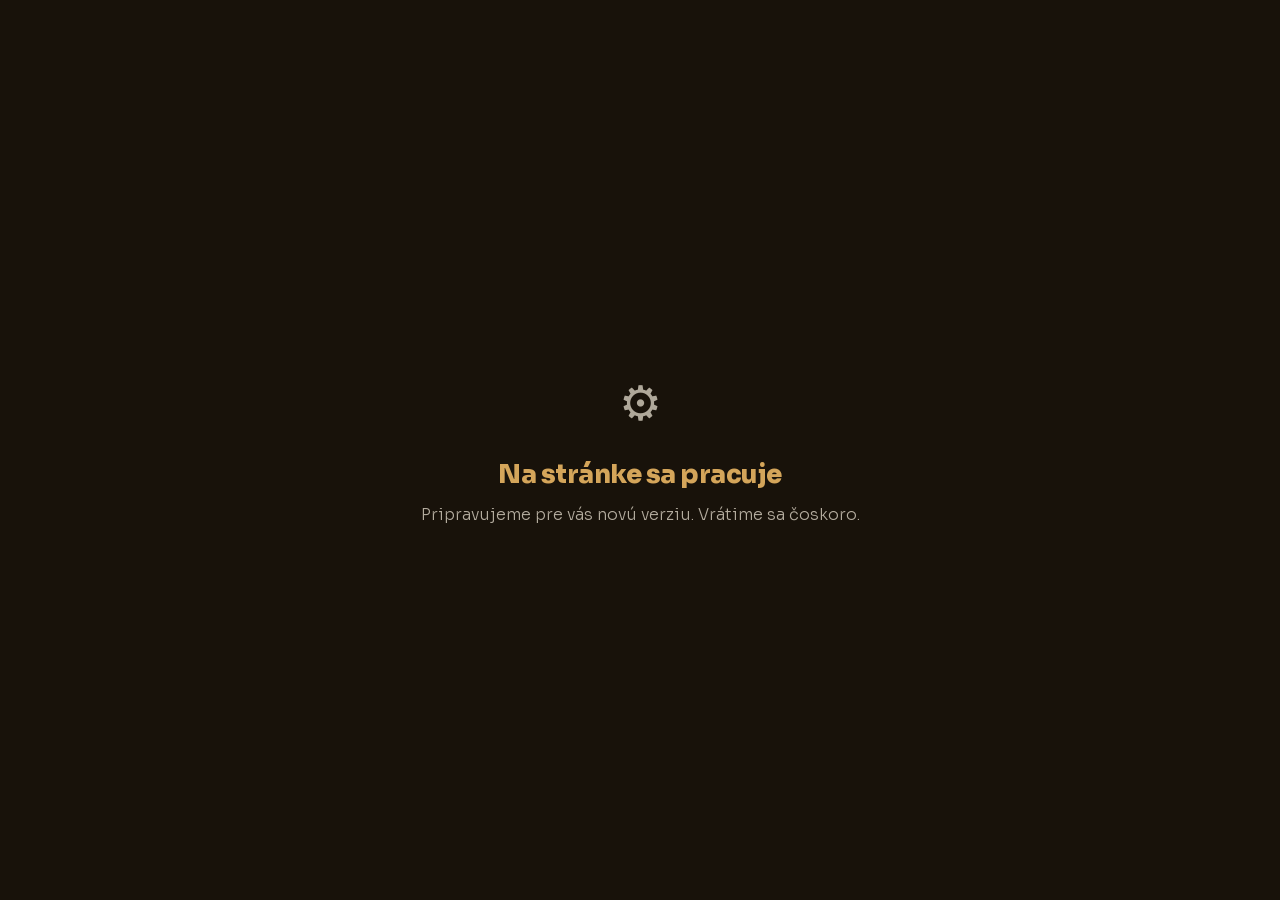
<file: index.html>
<!DOCTYPE html>
<html lang="sk">
<head>
<meta charset="UTF-8">
<meta name="viewport" content="width=device-width, initial-scale=1.0">
<title>Slovak e-commerce | Pracujeme na stránke</title>
<meta name="robots" content="noindex, nofollow">
<link rel="preload" href="/fonts/sora-800-latin.woff2" as="font" type="font/woff2" crossorigin>
<link rel="stylesheet" href="/css/fonts.css">
<style>
:root {
  --bg: #18120a;
  --gold: #d4a55a;
  --white: #f0e8d8;
  --white70: rgba(240,232,216,0.72);
}
*, *::before, *::after { box-sizing: border-box; margin: 0; padding: 0; }
html, body { height: 100%; }
body {
  background: var(--bg);
  color: var(--white);
  font-family: 'Sora', sans-serif;
  display: flex;
  align-items: center;
  justify-content: center;
  text-align: center;
  padding: 2rem;
}
.wrap {
  max-width: 480px;
}
.icon {
  font-size: 3rem;
  margin-bottom: 1.5rem;
  opacity: 0.7;
}
h1 {
  font-size: 1.6rem;
  font-weight: 800;
  color: var(--gold);
  margin-bottom: 0.75rem;
  letter-spacing: -0.02em;
}
p {
  font-size: 1rem;
  font-weight: 300;
  color: var(--white70);
  line-height: 1.6;
}
</style>
</head>
<body>
<div class="wrap">
  <div class="icon">&#9881;</div>
  <h1>Na stránke sa pracuje</h1>
  <p>Pripravujeme pre vás novú verziu. Vrátime sa čoskoro.</p>
</div>
</body>
</html>
</file>
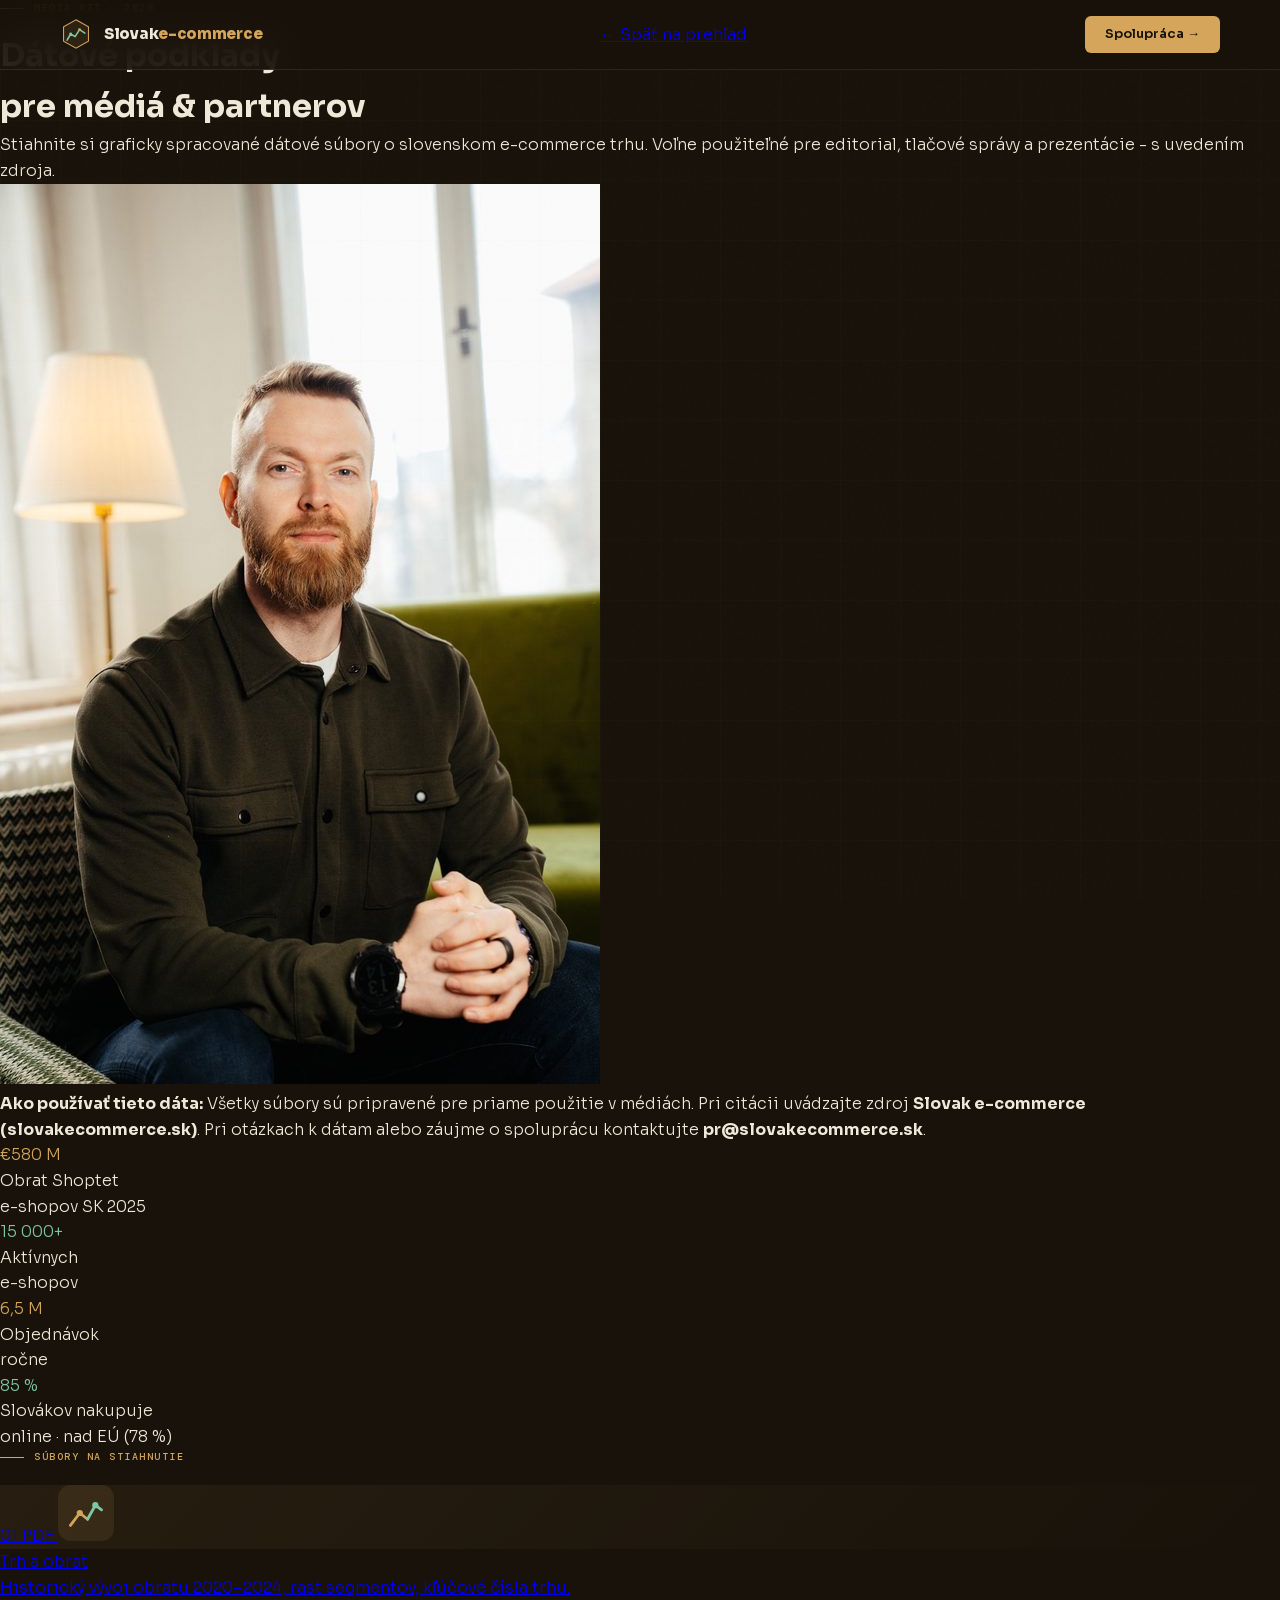
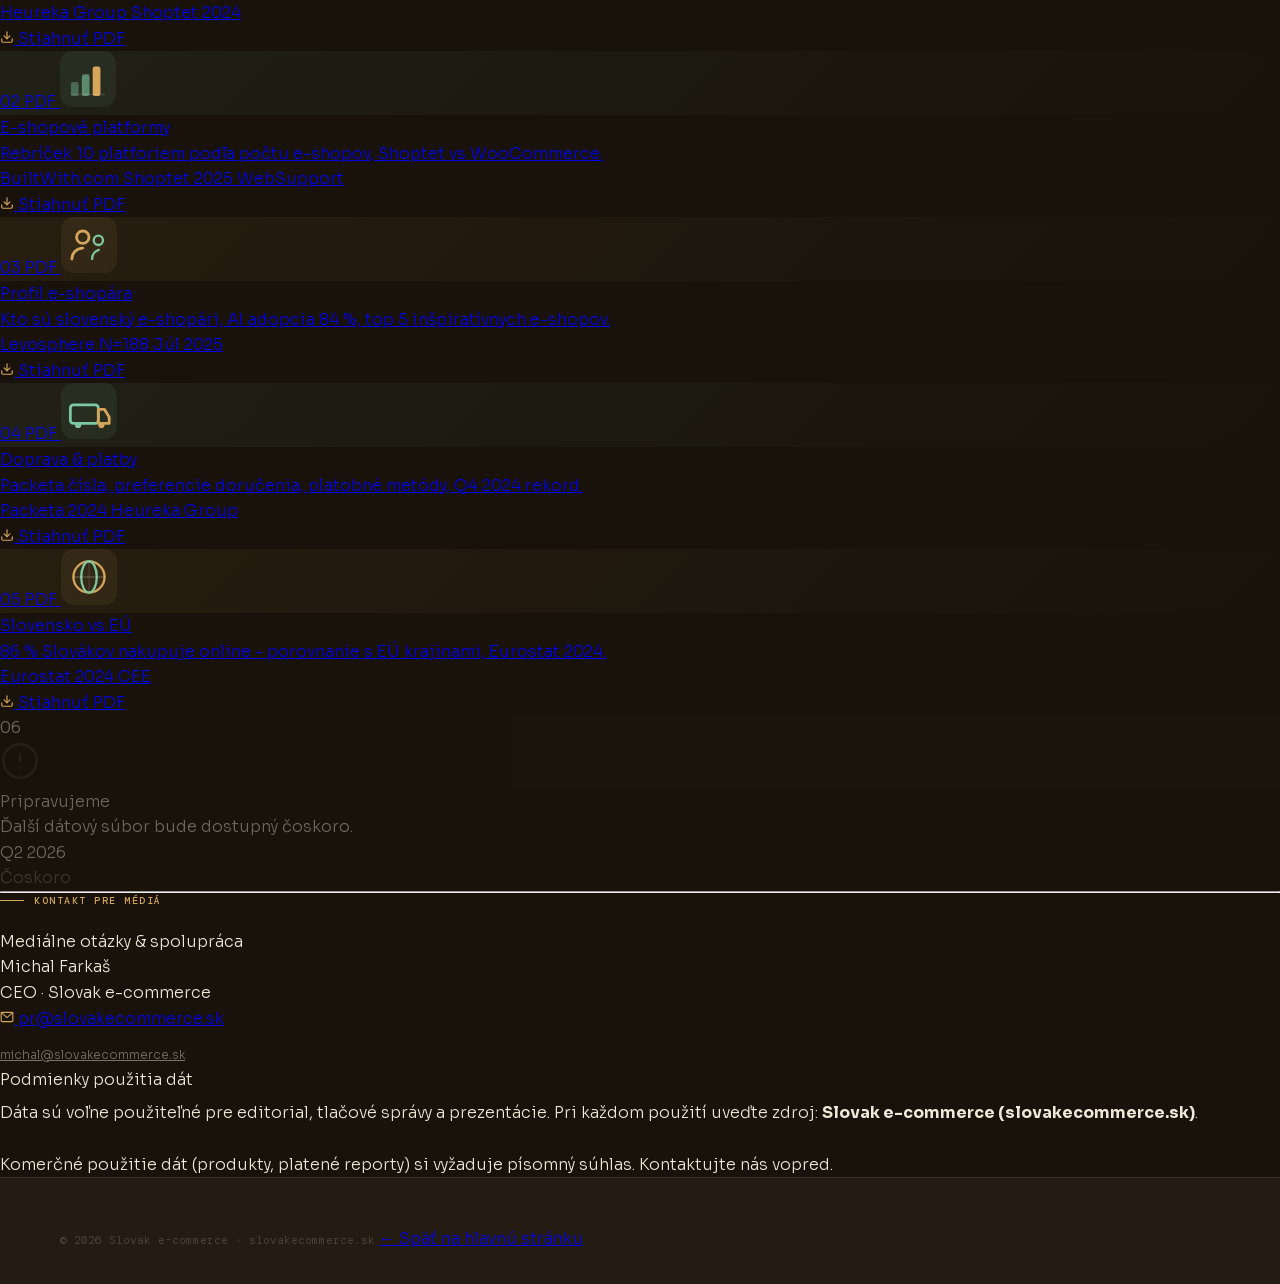
<file: mediakit/index.html>
<!DOCTYPE html>
<html lang="sk">
<head>
  <meta charset="UTF-8">
  <meta name="viewport" content="width=device-width, initial-scale=1.0">
  <title>Media Kit | Slovak e-commerce</title>


<meta property="og:type" content="article">
<meta property="og:site_name" content="Slovak e-commerce">
<meta property="og:locale" content="sk_SK">
<meta property="og:title" content="Media kit | Slovak e-commerce">
<meta property="og:description" content="Dáta, grafy a loga na stiahnutie pre médiá. Slovak e-commerce media kit 2026.">
<meta property="og:url" content="https://slovakecommerce.sk/mediakit/">
<meta property="og:image" content="https://slovakecommerce.sk/og-cover.png">
<meta property="og:image:width" content="1200">
<meta property="og:image:height" content="630">
<meta property="og:image:alt" content="Slovenský e-commerce 2026 – cover s kľúčovými štatistikami">
<meta name="twitter:card" content="summary_large_image">
<meta name="twitter:title" content="Media kit | Slovak e-commerce">
<meta name="twitter:description" content="Dáta, grafy a loga na stiahnutie pre médiá. Slovak e-commerce media kit 2026.">
<meta name="twitter:image" content="https://slovakecommerce.sk/og-cover.png">
<meta name="description" content="Dáta, grafy a loga na stiahnutie pre médiá. Slovak e-commerce media kit 2026.">
<link rel="canonical" href="https://slovakecommerce.sk/media-kit">
  <script defer data-domain="slovakecommerce.sk" src="https://plausible.io/js/script.outbound-links.tagged-events.js"></script>
    <link rel="stylesheet" href="/css/style.css">
    <link rel="preload" href="/fonts/sora-800-latin.woff2" as="font" type="font/woff2" crossorigin>
    <link rel="stylesheet" href="/css/fonts.css">
</head>
<body data-page="mediakit">

<nav>
  <a class="logo" href="/">
    <svg width="32" height="32" viewBox="0 0 36 36" fill="none">
      <path d="M18 2L32 10V26L18 34L4 26V10L18 2Z" fill="rgba(212,165,90,0.10)" stroke="#d4a55a" stroke-width="1.2"/>
      <polyline points="8,25 12,18 17,21 22,13 28,17" fill="none" stroke="#7ec8a0" stroke-width="1.8" stroke-linecap="round" stroke-linejoin="round"/>
      <circle cx="12" cy="18" r="1.6" fill="#7ec8a0"/>
      <circle cx="22" cy="13" r="1.6" fill="#d4a55a"/>
    </svg>
    <span class="logo-text">Slovak<span>e-commerce</span></span>
  </a>
  <a class="nav-back" href="/">← Späť na prehľad</a>
  <a class="nav-cta" href="mailto:pr@slovakecommerce.sk">Spolupráca →</a>
</nav>

<!-- HERO -->
<div class="hero">
  <div class="section-tag">Media Kit · 2026</div>
  <h1>Dátové podklady<br>pre <span>médiá & partnerov</span></h1>
  <p class="hero-sub">Stiahnite si graficky spracované dátové súbory o slovenskom e-commerce trhu. Voľne použiteľné pre editorial, tlačové správy a prezentácie - s uvedením zdroja.</p>
</div>

<!-- INTRO STRIP -->
<div class="intro-strip">
  <div class="intro-inner">
    <div class="intro-avatar">
      <img src="[data-uri]" alt="Michal Farkaš" />
    </div>
    <p class="intro-text">
      <strong>Ako používať tieto dáta:</strong> Všetky súbory sú pripravené pre priame použitie v médiách.
      Pri citácii uvádzajte zdroj <strong>Slovak e-commerce (slovakecommerce.sk)</strong>.
      Pri otázkach k dátam alebo záujme o spoluprácu kontaktujte <strong>pr@slovakecommerce.sk</strong>.
    </p>
  </div>
</div>

<div class="main">

  <!-- STATS ROW -->
  <div class="stats-row">
    <div class="stat-mini">
      <div class="stat-mini-num" style="color:#d4a55a;">€580 M</div>
      <div class="stat-mini-label">Obrat Shoptet<br>e-shopov SK 2025</div>
    </div>
    <div class="stat-mini">
      <div class="stat-mini-num" style="color:#7ec8a0;">15 000+</div>
      <div class="stat-mini-label">Aktívnych<br>e-shopov</div>
    </div>
    <div class="stat-mini">
      <div class="stat-mini-num" style="color:#d4a55a;">6,5 M</div>
      <div class="stat-mini-label">Objednávok<br>ročne</div>
    </div>
    <div class="stat-mini">
      <div class="stat-mini-num" style="color:#7ec8a0;">85 %</div>
      <div class="stat-mini-label">Slovákov nakupuje<br>online · nad EÚ (78 %)</div>
    </div>
  </div>

  <!-- PDF GRID -->
  <div class="section-tag" style="margin-bottom:20px;">Súbory na stiahnutie</div>
  <div class="pdf-grid">

    <!-- 01 Trh -->
    <a class="pdf-card" href="/media-kit/01_trh.pdf" download>
      <div class="pdf-thumb" style="background:linear-gradient(135deg,rgba(212,165,90,0.08),rgba(24,18,10,1));">
        <div class="pdf-thumb-bg"></div>
        <span class="pdf-num">01</span>
        <span class="pdf-ext">PDF</span>
        <svg width="56" height="56" viewBox="0 0 36 36" fill="none">
          <rect width="36" height="36" rx="8" fill="rgba(212,165,90,0.10)"/>
          <line x1="8" y1="26" x2="14" y2="18" stroke="#d4a55a" stroke-width="1.8" stroke-linecap="round"/>
          <line x1="14" y1="18" x2="19" y2="22" stroke="#d4a55a" stroke-width="1.8" stroke-linecap="round"/>
          <line x1="19" y1="22" x2="24" y2="13" stroke="#7ec8a0" stroke-width="1.8" stroke-linecap="round"/>
          <line x1="24" y1="13" x2="28" y2="16" stroke="#7ec8a0" stroke-width="1.8" stroke-linecap="round"/>
          <circle cx="14" cy="18" r="2" fill="#d4a55a"/>
          <circle cx="24" cy="13" r="2" fill="#7ec8a0"/>
        </svg>
      </div>
      <div class="pdf-body">
        <div class="pdf-title">Trh a obrat</div>
        <div class="pdf-desc">Historický vývoj obratu 2020–2024, rast segmentov, kľúčové čísla trhu.</div>
        <div class="pdf-tags">
          <span class="pdf-tag">Heureka Group</span>
          <span class="pdf-tag">Shoptet</span>
          <span class="pdf-tag">2024</span>
        </div>
        <div class="pdf-dl">
          <svg width="14" height="14" viewBox="0 0 24 24" fill="none" stroke="#d4a55a" stroke-width="2" stroke-linecap="round"><path d="M21 15v4a2 2 0 0 1-2 2H5a2 2 0 0 1-2-2v-4"/><polyline points="7 10 12 15 17 10"/><line x1="12" y1="15" x2="12" y2="3"/></svg>
          Stiahnuť PDF
        </div>
      </div>
    </a>

    <!-- 02 Platformy -->
    <a class="pdf-card" href="/media-kit/02_platformy.pdf" download>
      <div class="pdf-thumb" style="background:linear-gradient(135deg,rgba(126,200,160,0.08),rgba(24,18,10,1));">
        <div class="pdf-thumb-bg"></div>
        <span class="pdf-num">02</span>
        <span class="pdf-ext">PDF</span>
        <svg width="56" height="56" viewBox="0 0 36 36" fill="none">
          <rect width="36" height="36" rx="8" fill="rgba(126,200,160,0.08)"/>
          <rect x="7" y="20" width="5" height="9" rx="1.5" fill="#7ec8a0" opacity="0.4"/>
          <rect x="14" y="15" width="5" height="14" rx="1.5" fill="#7ec8a0" opacity="0.6"/>
          <rect x="21" y="10" width="5" height="19" rx="1.5" fill="#d4a55a"/>
          <line x1="7" y1="28" x2="29" y2="28" stroke="rgba(240,232,216,0.15)" stroke-width="1"/>
        </svg>
      </div>
      <div class="pdf-body">
        <div class="pdf-title">E-shopové platformy</div>
        <div class="pdf-desc">Rebríček 10 platforiem podľa počtu e-shopov, Shoptet vs WooCommerce.</div>
        <div class="pdf-tags">
          <span class="pdf-tag">BuiltWith.com</span>
          <span class="pdf-tag">Shoptet 2025</span>
          <span class="pdf-tag">WebSupport</span>
        </div>
        <div class="pdf-dl">
          <svg width="14" height="14" viewBox="0 0 24 24" fill="none" stroke="#d4a55a" stroke-width="2" stroke-linecap="round"><path d="M21 15v4a2 2 0 0 1-2 2H5a2 2 0 0 1-2-2v-4"/><polyline points="7 10 12 15 17 10"/><line x1="12" y1="15" x2="12" y2="3"/></svg>
          Stiahnuť PDF
        </div>
      </div>
    </a>

    <!-- 03 E-shopári -->
    <a class="pdf-card" href="/media-kit/03_eshopari.pdf" download>
      <div class="pdf-thumb" style="background:linear-gradient(135deg,rgba(212,165,90,0.08),rgba(24,18,10,1));">
        <div class="pdf-thumb-bg"></div>
        <span class="pdf-num">03</span>
        <span class="pdf-ext">PDF</span>
        <svg width="56" height="56" viewBox="0 0 36 36" fill="none">
          <rect width="36" height="36" rx="8" fill="rgba(212,165,90,0.08)"/>
          <circle cx="14" cy="13" r="4" stroke="#d4a55a" stroke-width="1.8" fill="none"/>
          <path d="M7 27c0-3.87 3.13-7 7-7" stroke="#d4a55a" stroke-width="1.8" stroke-linecap="round" fill="none"/>
          <circle cx="24" cy="15" r="3" stroke="#7ec8a0" stroke-width="1.5" fill="none"/>
          <path d="M20 27c0-2.76 1.79-5.11 4.28-5.83" stroke="#7ec8a0" stroke-width="1.5" stroke-linecap="round" fill="none"/>
        </svg>
      </div>
      <div class="pdf-body">
        <div class="pdf-title">Profil e-shopára</div>
        <div class="pdf-desc">Kto sú slovenský e-shopári, AI adopcia 84 %, top 5 inšpiratívnych e-shopov.</div>
        <div class="pdf-tags">
          <span class="pdf-tag">Levosphere</span>
          <span class="pdf-tag">N=188</span>
          <span class="pdf-tag">Júl 2025</span>
        </div>
        <div class="pdf-dl">
          <svg width="14" height="14" viewBox="0 0 24 24" fill="none" stroke="#d4a55a" stroke-width="2" stroke-linecap="round"><path d="M21 15v4a2 2 0 0 1-2 2H5a2 2 0 0 1-2-2v-4"/><polyline points="7 10 12 15 17 10"/><line x1="12" y1="15" x2="12" y2="3"/></svg>
          Stiahnuť PDF
        </div>
      </div>
    </a>

    <!-- 04 Doprava -->
    <a class="pdf-card" href="/media-kit/04_doprava.pdf" download>
      <div class="pdf-thumb" style="background:linear-gradient(135deg,rgba(126,200,160,0.08),rgba(24,18,10,1));">
        <div class="pdf-thumb-bg"></div>
        <span class="pdf-num">04</span>
        <span class="pdf-ext">PDF</span>
        <svg width="56" height="56" viewBox="0 0 36 36" fill="none">
          <rect width="36" height="36" rx="8" fill="rgba(126,200,160,0.08)"/>
          <rect x="6" y="14" width="18" height="12" rx="2" stroke="#7ec8a0" stroke-width="1.8" fill="none"/>
          <path d="M24 17h4l3 5v4h-7V17z" stroke="#d4a55a" stroke-width="1.8" stroke-linejoin="round" fill="none"/>
          <circle cx="11" cy="27" r="2" fill="#7ec8a0"/>
          <circle cx="26" cy="27" r="2" fill="#d4a55a"/>
        </svg>
      </div>
      <div class="pdf-body">
        <div class="pdf-title">Doprava & platby</div>
        <div class="pdf-desc">Packeta čísla, preferencie doručenia, platobné metódy, Q4 2024 rekord.</div>
        <div class="pdf-tags">
          <span class="pdf-tag">Packeta 2024</span>
          <span class="pdf-tag">Heureka Group</span>
        </div>
        <div class="pdf-dl">
          <svg width="14" height="14" viewBox="0 0 24 24" fill="none" stroke="#d4a55a" stroke-width="2" stroke-linecap="round"><path d="M21 15v4a2 2 0 0 1-2 2H5a2 2 0 0 1-2-2v-4"/><polyline points="7 10 12 15 17 10"/><line x1="12" y1="15" x2="12" y2="3"/></svg>
          Stiahnuť PDF
        </div>
      </div>
    </a>

    <!-- 05 Slovensko vs EÚ -->
    <a class="pdf-card" href="/media-kit/05_slovensko_vs_eu.pdf" download>
      <div class="pdf-thumb" style="background:linear-gradient(135deg,rgba(212,165,90,0.08),rgba(24,18,10,1));">
        <div class="pdf-thumb-bg"></div>
        <span class="pdf-num">05</span>
        <span class="pdf-ext">PDF</span>
        <svg width="56" height="56" viewBox="0 0 36 36" fill="none">
          <rect width="36" height="36" rx="8" fill="rgba(212,165,90,0.08)"/>
          <circle cx="18" cy="18" r="10" stroke="#d4a55a" stroke-width="1.5" fill="none"/>
          <ellipse cx="18" cy="18" rx="5" ry="10" stroke="#7ec8a0" stroke-width="1.5" fill="none"/>
          <line x1="8" y1="18" x2="28" y2="18" stroke="rgba(240,232,216,0.2)" stroke-width="1"/>
          <line x1="18" y1="8" x2="18" y2="28" stroke="rgba(240,232,216,0.1)" stroke-width="1"/>
        </svg>
      </div>
      <div class="pdf-body">
        <div class="pdf-title">Slovensko vs EÚ</div>
        <div class="pdf-desc">86 % Slovákov nakupuje online - porovnanie s EÚ krajinami, Eurostat 2024.</div>
        <div class="pdf-tags">
          <span class="pdf-tag">Eurostat 2024</span>
          <span class="pdf-tag">CEE</span>
        </div>
        <div class="pdf-dl">
          <svg width="14" height="14" viewBox="0 0 24 24" fill="none" stroke="#d4a55a" stroke-width="2" stroke-linecap="round"><path d="M21 15v4a2 2 0 0 1-2 2H5a2 2 0 0 1-2-2v-4"/><polyline points="7 10 12 15 17 10"/><line x1="12" y1="15" x2="12" y2="3"/></svg>
          Stiahnuť PDF
        </div>
      </div>
    </a>

    <!-- Placeholder: Pripravujeme -->
    <div class="pdf-card" style="opacity:0.4;cursor:default;pointer-events:none;">
      <div class="pdf-thumb" style="background:rgba(240,210,160,0.02);">
        <div class="pdf-num">06</div>
        <svg width="40" height="40" viewBox="0 0 24 24" fill="none" stroke="rgba(240,232,216,0.15)" stroke-width="1.5" stroke-linecap="round">
          <circle cx="12" cy="12" r="10"/><line x1="12" y1="8" x2="12" y2="12"/><line x1="12" y1="16" x2="12.01" y2="16"/>
        </svg>
      </div>
      <div class="pdf-body">
        <div class="pdf-title">Pripravujeme</div>
        <div class="pdf-desc">Ďalší dátový súbor bude dostupný čoskoro.</div>
        <div class="pdf-tags"><span class="pdf-tag">Q2 2026</span></div>
        <div class="pdf-dl" style="color:var(--white40);">Čoskoro</div>
      </div>
    </div>

  </div><!-- end pdf-grid -->

  <hr class="divider">

  <!-- KONTAKT -->
  <div class="section-tag" style="margin-bottom:20px;">Kontakt pre médiá</div>
  <div class="contact-grid">
    <div class="contact-card highlight">
      <div class="contact-label">Mediálne otázky & spolupráca</div>
      <div class="contact-name">Michal Farkaš</div>
      <div class="contact-role">CEO · Slovak e-commerce</div>
      <a class="contact-email" href="mailto:pr@slovakecommerce.sk">
        <svg width="14" height="14" viewBox="0 0 24 24" fill="none" stroke="#d4a55a" stroke-width="2" stroke-linecap="round"><rect x="2" y="4" width="20" height="16" rx="2"/><polyline points="2,4 12,13 22,4"/></svg>
        pr@slovakecommerce.sk
      </a>
      <div style="margin-top:10px;">
        <a class="contact-email" href="mailto:michal@slovakecommerce.sk" style="font-size:12px;color:var(--white40);">
          michal@slovakecommerce.sk
        </a>
      </div>
    </div>
    <div class="contact-card">
      <div class="contact-label">Podmienky použitia dát</div>
      <div class="contact-desc" style="margin-top:8px;">
        Dáta sú voľne použiteľné pre editorial, tlačové správy a prezentácie.
        Pri každom použití uveďte zdroj: <strong style="color:var(--white);">Slovak e-commerce (slovakecommerce.sk)</strong>.<br><br>
        Komerčné použitie dát (produkty, platené reporty) si vyžaduje písomný súhlas. Kontaktujte nás vopred.
      </div>
    </div>
  </div>

</div><!-- end main -->

<footer>
  <span class="footer-copy">© 2026 Slovak e-commerce · slovakecommerce.sk</span>
  <a class="footer-back" href="/">← Späť na hlavnú stránku</a>
</footer>

<script defer src="/js/nav.js"></script>
</body>
</html>
</file>
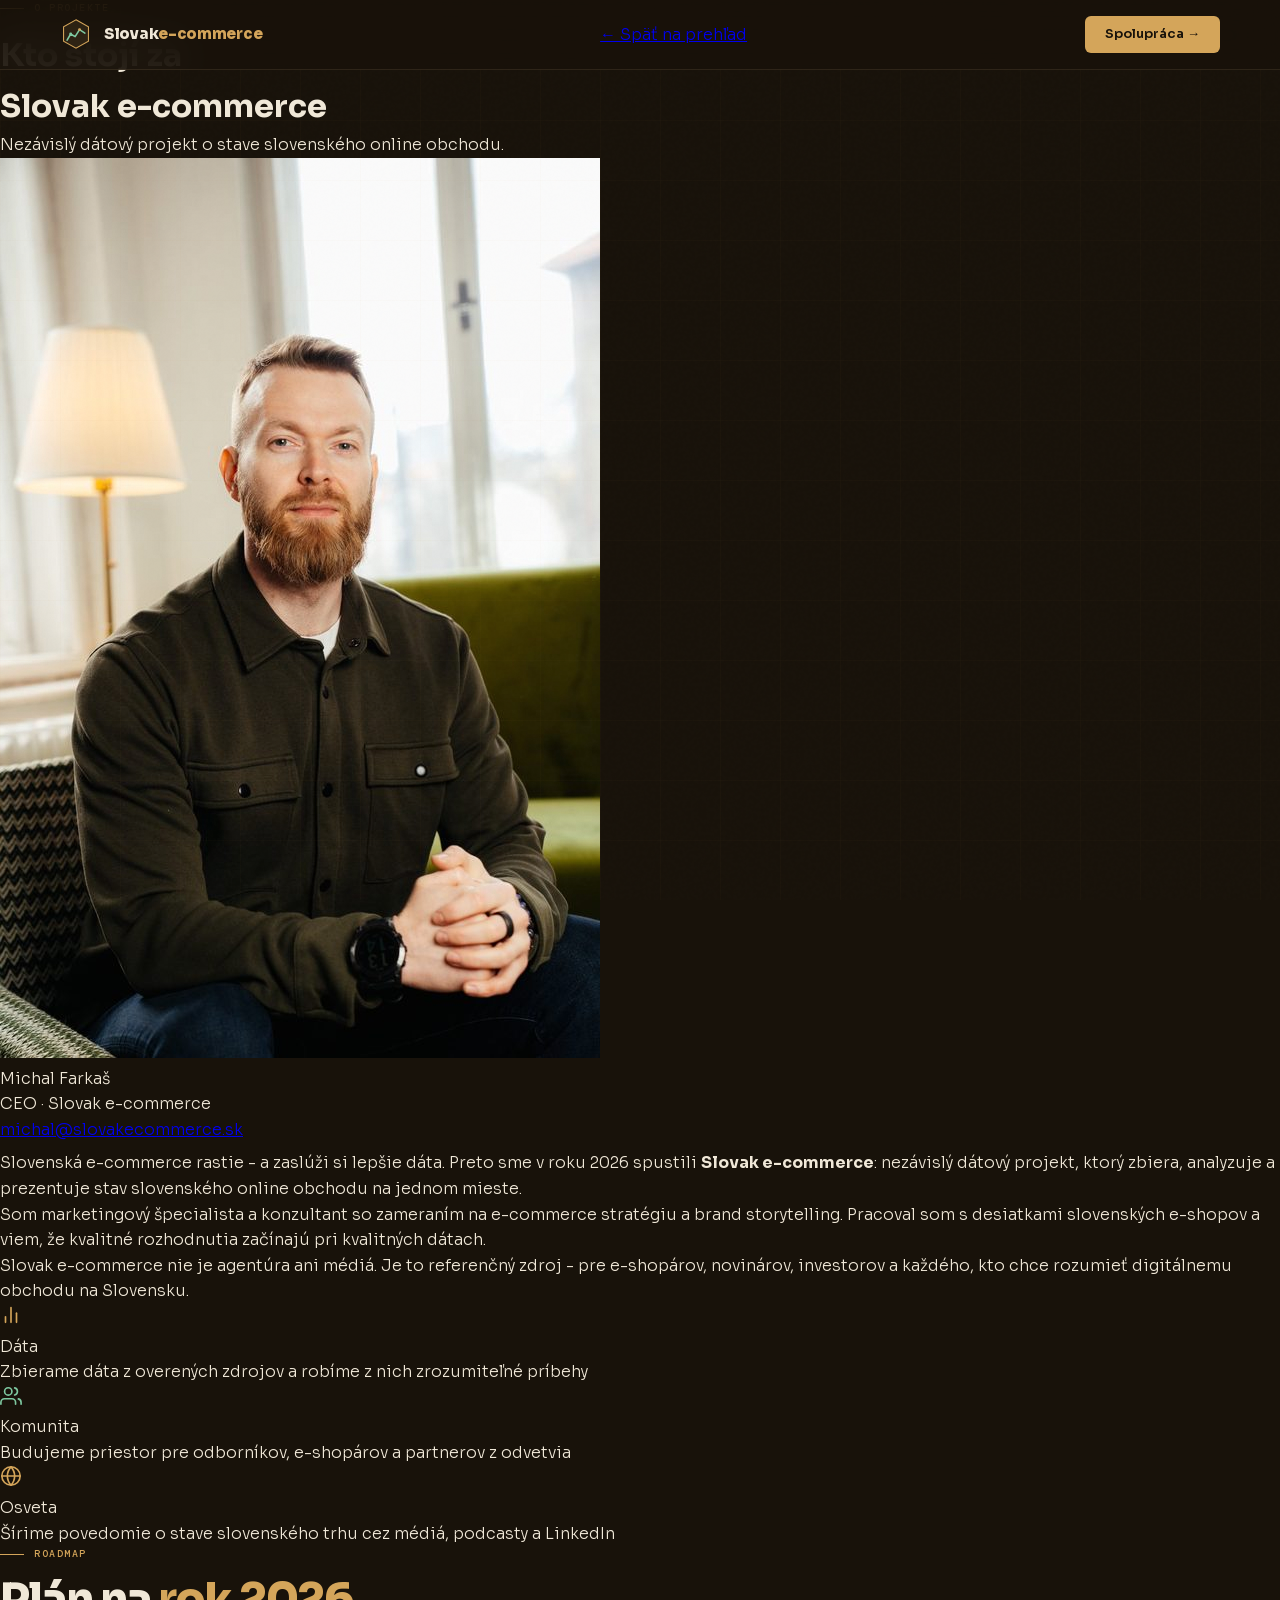
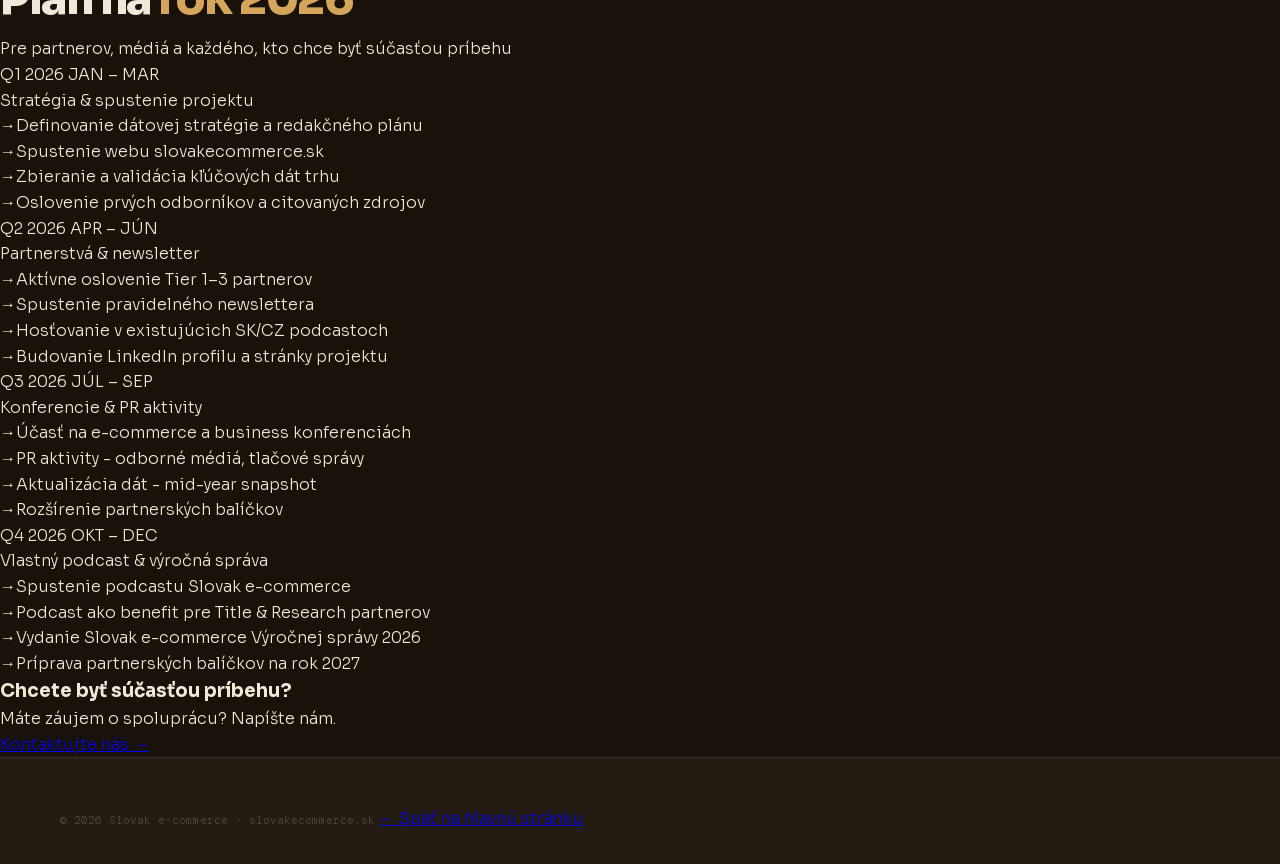
<file: onas/index.html>
<!DOCTYPE html>
<html lang="sk">
<head>
  <meta charset="UTF-8">
  <meta name="viewport" content="width=device-width, initial-scale=1.0">
  <title>O nás | Slovak e-commerce</title>


<meta property="og:type" content="article">
<meta property="og:site_name" content="Slovak e-commerce">
<meta property="og:locale" content="sk_SK">
<meta property="og:title" content="O nás | Slovak e-commerce">
<meta property="og:description" content="Nezávislý dátový projekt o slovenskom e-commerce trhu. Kto je za tým a prečo.">
<meta property="og:url" content="https://slovakecommerce.sk/onas/">
<meta property="og:image" content="https://slovakecommerce.sk/og-cover.png">
<meta property="og:image:width" content="1200">
<meta property="og:image:height" content="630">
<meta property="og:image:alt" content="Slovenský e-commerce 2026 – cover s kľúčovými štatistikami">
<meta name="twitter:card" content="summary_large_image">
<meta name="twitter:title" content="O nás | Slovak e-commerce">
<meta name="twitter:description" content="Nezávislý dátový projekt o slovenskom e-commerce trhu. Kto je za tým a prečo.">
<meta name="twitter:image" content="https://slovakecommerce.sk/og-cover.png">
<meta name="description" content="Nezávislý dátový projekt o slovenskom e-commerce trhu. Kto je za tým a prečo.">
<link rel="canonical" href="https://slovakecommerce.sk/onas">
  <!-- Google tag (gtag.js) -->
  
  

  
    <script defer data-domain="slovakecommerce.sk" src="https://plausible.io/js/script.outbound-links.tagged-events.js"></script>
    <link rel="stylesheet" href="/css/style.css">
    <link rel="preload" href="/fonts/sora-800-latin.woff2" as="font" type="font/woff2" crossorigin>
    <link rel="stylesheet" href="/css/fonts.css">
</head>
<body data-page="onas">

<!-- NAV -->
<nav>
  <a class="logo" href="/">
    <svg width="32" height="32" viewBox="0 0 36 36" fill="none">
      <path d="M18 2L32 10V26L18 34L4 26V10L18 2Z" fill="rgba(212,165,90,0.10)" stroke="#d4a55a" stroke-width="1.2"/>
      <polyline points="8,25 12,18 17,21 22,13 28,17" fill="none" stroke="#7ec8a0" stroke-width="1.8" stroke-linecap="round" stroke-linejoin="round"/>
      <circle cx="12" cy="18" r="1.6" fill="#7ec8a0"/>
      <circle cx="22" cy="13" r="1.6" fill="#d4a55a"/>
    </svg>
    <span class="logo-text">Slovak<span>e-commerce</span></span>
  </a>
  <a class="nav-back" href="/">← Späť na prehľad</a>
  <a class="nav-cta" href="mailto:pr@slovakecommerce.sk">Spolupráca →</a>
</nav>

<!-- HERO -->
<div class="hero">
  <div class="section-tag">O projekte</div>
  <h1>Kto stojí za<br><span>Slovak e-commerce</span></h1>
  <p class="hero-sub">Nezávislý dátový projekt o stave slovenského online obchodu.</p>
</div>

<!-- BIO -->
<div class="bio-grid">
  <div>
    <div class="photo-wrap">
      <img src="[data-uri]" alt="Michal Farkaš - CEO Slovak e-commerce" />
    </div>
    <div class="photo-badge">
      <div class="badge-name">Michal Farkaš</div>
      <div class="badge-role">CEO · Slovak e-commerce</div>
      <a class="badge-email" href="mailto:michal@slovakecommerce.sk">michal@slovakecommerce.sk</a>
    </div>
  </div>

  <div class="bio-text" style="padding-top:8px;">
    <p>Slovenská e-commerce rastie - a zaslúži si lepšie dáta. Preto sme v roku 2026 spustili <strong>Slovak e-commerce</strong>: nezávislý dátový projekt, ktorý zbiera, analyzuje a prezentuje stav slovenského online obchodu na jednom mieste.</p>
    <p>Som marketingový špecialista a konzultant so zameraním na e-commerce stratégiu a brand storytelling. Pracoval som s desiatkami slovenských e-shopov a viem, že kvalitné rozhodnutia začínajú pri kvalitných dátach.</p>
    <p>Slovak e-commerce nie je agentúra ani médiá. Je to referenčný zdroj - pre e-shopárov, novinárov, investorov a každého, kto chce rozumieť digitálnemu obchodu na Slovensku.</p>

    <div class="pillars">
      <div class="pillar">
        <div class="pillar-icon">
          <svg width="22" height="22" viewBox="0 0 24 24" fill="none" stroke="#d4a55a" stroke-width="1.8" stroke-linecap="round" stroke-linejoin="round">
            <line x1="18" y1="20" x2="18" y2="10"/><line x1="12" y1="20" x2="12" y2="4"/>
            <line x1="6" y1="20" x2="6" y2="14"/>
          </svg>
        </div>
        <div class="pillar-title">Dáta</div>
        <div class="pillar-desc">Zbierame dáta z overených zdrojov a robíme z nich zrozumiteľné príbehy</div>
      </div>
      <div class="pillar">
        <div class="pillar-icon">
          <svg width="22" height="22" viewBox="0 0 24 24" fill="none" stroke="#7ec8a0" stroke-width="1.8" stroke-linecap="round" stroke-linejoin="round">
            <path d="M17 21v-2a4 4 0 0 0-4-4H5a4 4 0 0 0-4 4v2"/>
            <circle cx="9" cy="7" r="4"/>
            <path d="M23 21v-2a4 4 0 0 0-3-3.87"/>
            <path d="M16 3.13a4 4 0 0 1 0 7.75"/>
          </svg>
        </div>
        <div class="pillar-title">Komunita</div>
        <div class="pillar-desc">Budujeme priestor pre odborníkov, e-shopárov a partnerov z odvetvia</div>
      </div>
      <div class="pillar">
        <div class="pillar-icon">
          <svg width="22" height="22" viewBox="0 0 24 24" fill="none" stroke="#d4a55a" stroke-width="1.8" stroke-linecap="round" stroke-linejoin="round">
            <circle cx="12" cy="12" r="10"/>
            <line x1="2" y1="12" x2="22" y2="12"/>
            <path d="M12 2a15.3 15.3 0 0 1 4 10 15.3 15.3 0 0 1-4 10 15.3 15.3 0 0 1-4-10 15.3 15.3 0 0 1 4-10z"/>
          </svg>
        </div>
        <div class="pillar-title">Osveta</div>
        <div class="pillar-desc">Šírime povedomie o stave slovenského trhu cez médiá, podcasty a LinkedIn</div>
      </div>
    </div>
  </div>
</div>

<!-- ROADMAP 2026 -->
<div class="roadmap">
  <div class="roadmap-inner">
    <div class="section-tag">Roadmap</div>
    <h2>Plán na <span>rok 2026</span></h2>
    <p class="roadmap-sub">Pre partnerov, médiá a každého, kto chce byť súčasťou príbehu</p>

    <div class="quarters">

      <div class="quarter gold">
        <div class="q-header">
          <span class="q-tag">Q1 2026</span>
          <span class="q-period">JAN – MAR</span>
        </div>
        <div class="q-title">Stratégia & spustenie projektu</div>
        <ul class="q-list">
          <li><span>→</span>Definovanie dátovej stratégie a redakčného plánu</li>
          <li><span>→</span>Spustenie webu slovakecommerce.sk</li>
          <li><span>→</span>Zbieranie a validácia kľúčových dát trhu</li>
          <li><span>→</span>Oslovenie prvých odborníkov a citovaných zdrojov</li>
        </ul>
      </div>

      <div class="quarter lime">
        <div class="q-header">
          <span class="q-tag">Q2 2026</span>
          <span class="q-period">APR – JÚN</span>
        </div>
        <div class="q-title">Partnerstvá & newsletter</div>
        <ul class="q-list">
          <li><span>→</span>Aktívne oslovenie Tier 1–3 partnerov</li>
          <li><span>→</span>Spustenie pravidelného newslettera</li>
          <li><span>→</span>Hosťovanie v existujúcich SK/CZ podcastoch</li>
          <li><span>→</span>Budovanie LinkedIn profilu a stránky projektu</li>
        </ul>
      </div>

      <div class="quarter gold">
        <div class="q-header">
          <span class="q-tag">Q3 2026</span>
          <span class="q-period">JÚL – SEP</span>
        </div>
        <div class="q-title">Konferencie & PR aktivity</div>
        <ul class="q-list">
          <li><span>→</span>Účasť na e-commerce a business konferenciách</li>
          <li><span>→</span>PR aktivity - odborné médiá, tlačové správy</li>
          <li><span>→</span>Aktualizácia dát - mid-year snapshot</li>
          <li><span>→</span>Rozšírenie partnerských balíčkov</li>
        </ul>
      </div>

      <div class="quarter lime">
        <div class="q-header">
          <span class="q-tag">Q4 2026</span>
          <span class="q-period">OKT – DEC</span>
        </div>
        <div class="q-title">Vlastný podcast & výročná správa</div>
        <ul class="q-list">
          <li><span>→</span>Spustenie podcastu Slovak e-commerce</li>
          <li><span>→</span>Podcast ako benefit pre Title & Research partnerov</li>
          <li><span>→</span>Vydanie Slovak e-commerce Výročnej správy 2026</li>
          <li><span>→</span>Príprava partnerských balíčkov na rok 2027</li>
        </ul>
      </div>

    </div>

    <!-- CTA -->
    <div class="cta-bar">
      <div>
        <h3>Chcete byť súčasťou príbehu?</h3>
        <p>Máte záujem o spoluprácu? Napíšte nám.</p>
      </div>
      <a class="btn-gold" href="mailto:pr@slovakecommerce.sk">Kontaktujte nás →</a>
    </div>

  </div>
</div>

<!-- FOOTER -->
<footer>
  <span class="footer-copy">© 2026 Slovak e-commerce · slovakecommerce.sk</span>
  <a class="footer-back" href="/">← Späť na hlavnú stránku</a>
</footer>

<script defer src="/js/nav.js"></script>
</body>
</html>
</file>
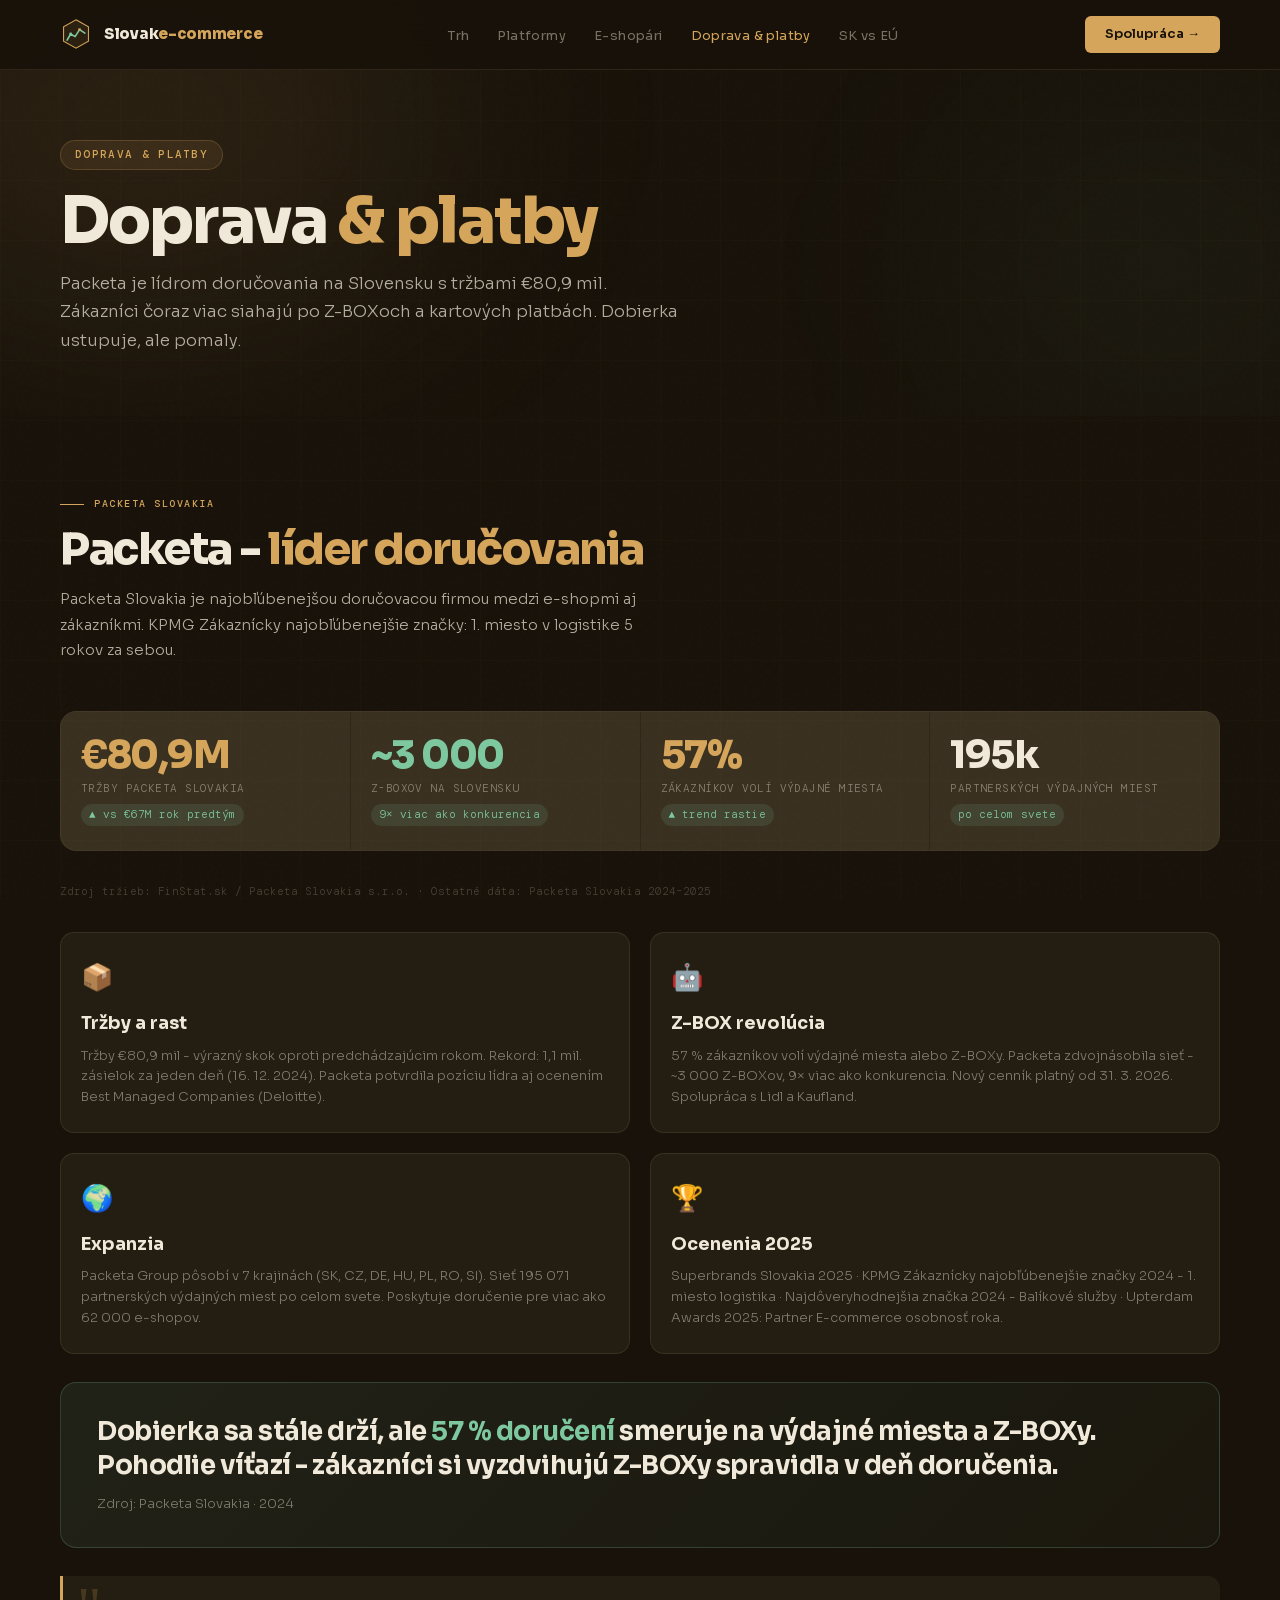
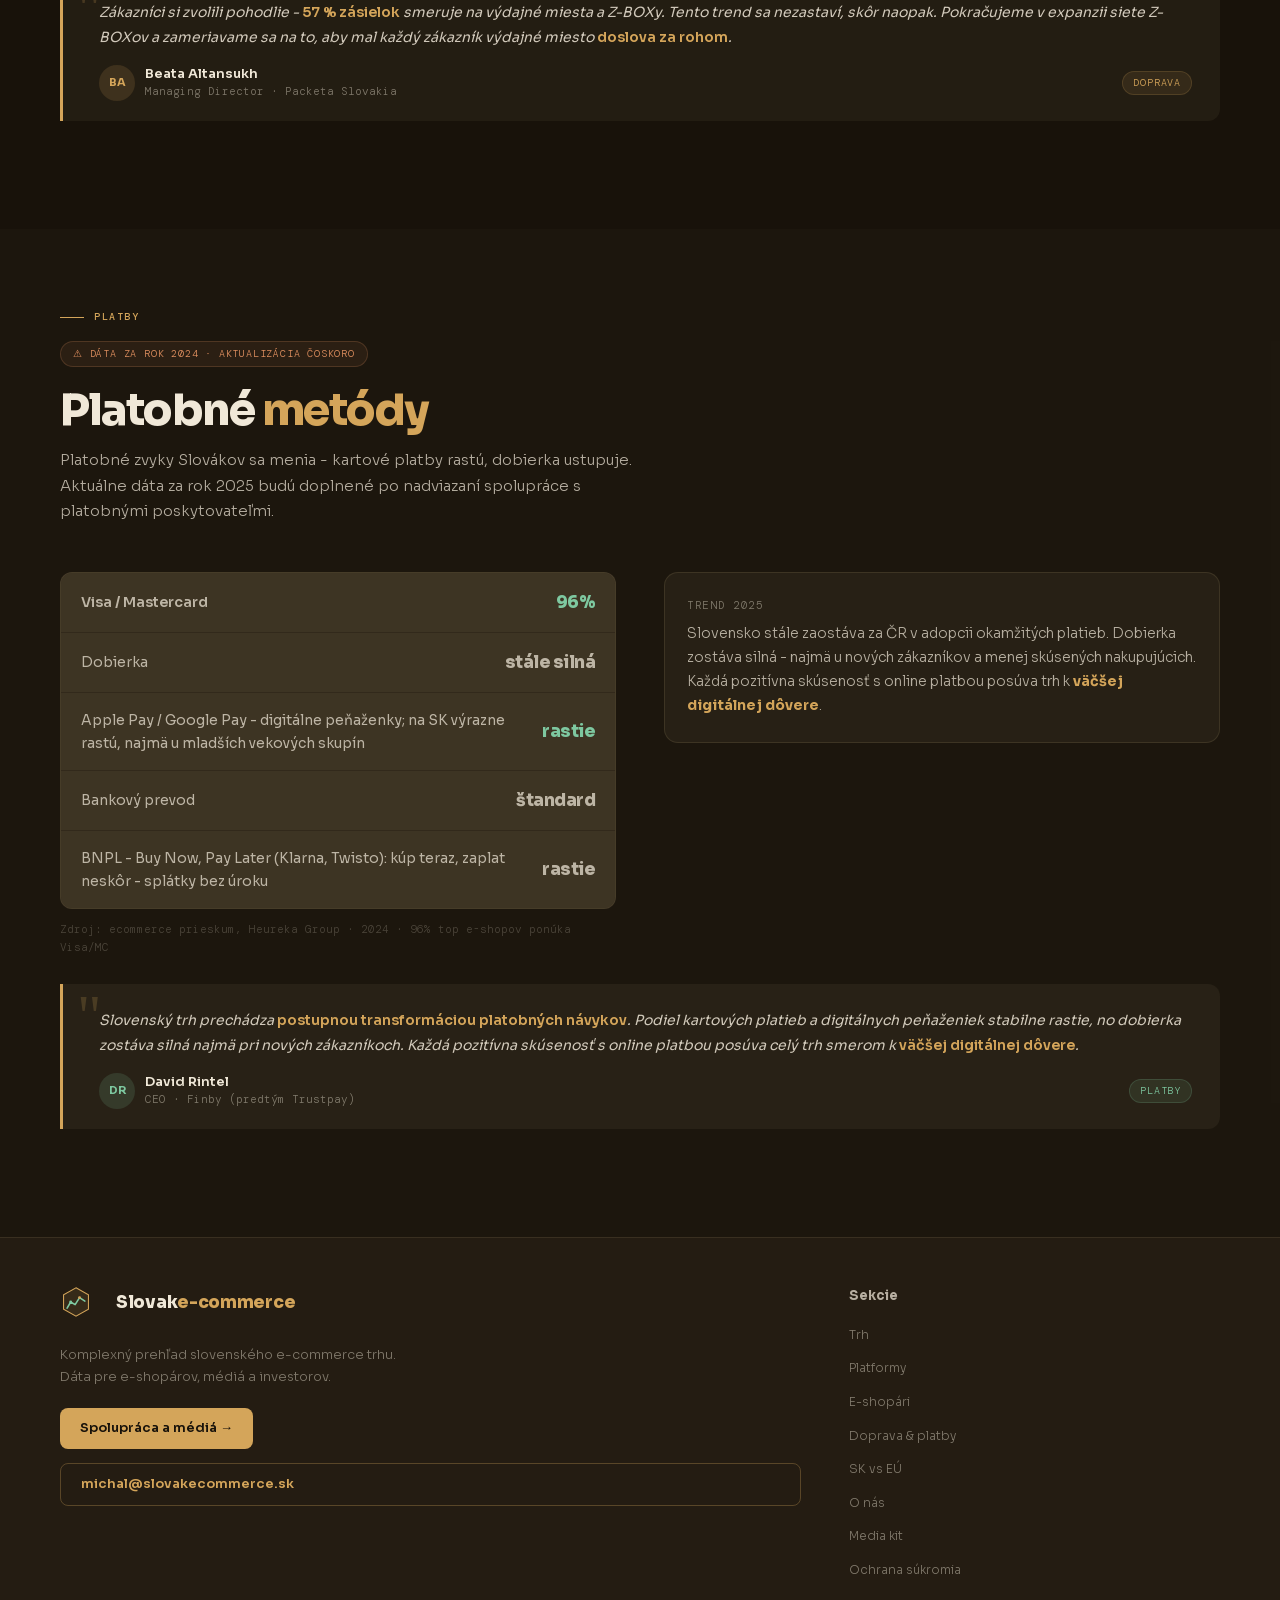
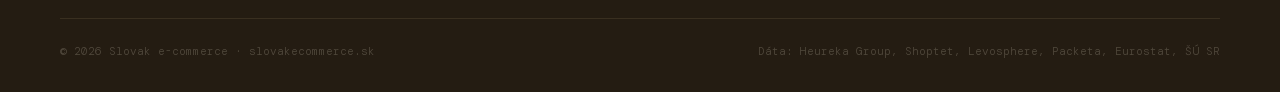
<file: doprava.html>
<!DOCTYPE html>
<html lang="sk">
<head>

<meta charset="UTF-8"><meta name="viewport" content="width=device-width, initial-scale=1.0">
<title>Doprava &amp; platby | Slovenská e-commerce 2025</title>

<meta property="og:type" content="article">
<meta property="og:site_name" content="Slovak e-commerce">
<meta property="og:locale" content="sk_SK">
<meta property="og:title" content="Doprava a platby | Slovenský e-commerce 2026">
<meta property="og:description" content="Najpoužívanejší dopravcovia a platobné metódy v slovenskom e-commerce. Packeta, Slovenská pošta, GLS, karty vs COD.">
<meta property="og:url" content="https://slovakecommerce.sk/doprava.html">
<meta property="og:image" content="https://slovakecommerce.sk/og-cover.png">
<meta property="og:image:width" content="1200">
<meta property="og:image:height" content="630">
<meta property="og:image:alt" content="Slovenský e-commerce 2026 – cover s kľúčovými štatistikami">
<meta name="twitter:card" content="summary_large_image">
<meta name="twitter:title" content="Doprava a platby | Slovenský e-commerce 2026">
<meta name="twitter:description" content="Najpoužívanejší dopravcovia a platobné metódy v slovenskom e-commerce. Packeta, Slovenská pošta, GLS, karty vs COD.">
<meta name="twitter:image" content="https://slovakecommerce.sk/og-cover.png">
<meta name="description" content="Najpoužívanejší dopravcovia a platobné metódy v slovenskom e-commerce. Packeta, Slovenská pošta, GLS, karty vs COD.">
<script defer data-domain="slovakecommerce.sk" src="https://plausible.io/js/script.outbound-links.tagged-events.js"></script>
    <link rel="stylesheet" href="/css/style.css">
    <link rel="preload" href="/fonts/sora-800-latin.woff2" as="font" type="font/woff2" crossorigin>
    <link rel="stylesheet" href="/css/fonts.css">
</head>
<body data-page="doprava">
<nav><a href="/index.html" class="logo"><svg width="32" height="32" viewBox="0 0 36 36" fill="none" xmlns="http://www.w3.org/2000/svg"><path d="M18 2L32 10V26L18 34L4 26V10L18 2Z" fill="rgba(212,165,90,0.10)" stroke="#d4a55a" stroke-width="1.2"/><polyline points="8,25 12,18 17,21 22,13 28,17" fill="none" stroke="#7ec8a0" stroke-width="1.8" stroke-linecap="round" stroke-linejoin="round"/><circle cx="12" cy="18" r="1.6" fill="#7ec8a0"/><circle cx="22" cy="13" r="1.6" fill="#d4a55a"/></svg><div class="logo-text">Slovak<span>e-commerce</span></div></a><ul class="nav-links"><li><a href="/trh.html">Trh</a></li><li><a href="/platformy.html">Platformy</a></li><li><a href="/eshopari.html">E-shopári</a></li><li><a href="/doprava.html">Doprava & platby</a></li><li><a href="/sk-vs-eu.html">SK vs EÚ</a></li></ul><a href="mailto:pr@slovakecommerce.sk" class="nav-cta plausible-event-name=Email+Click">Spolupráca →</a></nav>

<div class="page-header">
  <div class="page-header-glow ph-glow-1"></div>
  <div class="page-header-glow ph-glow-2"></div>
  <div class="page-tag">Doprava & platby</div>
  <h1 class="page-title fade-up">Doprava <span>&amp; platby</span></h1>
  <p class="page-lead fade-up delay-1">Packeta je lídrom doručovania na Slovensku s tržbami €80,9 mil. Zákazníci čoraz viac siahajú po Z-BOXoch a kartových platbách. Dobierka ustupuje, ale pomaly.</p>
</div>

<!-- PACKETA -->
<section id="packeta">
  <div class="section-tag">Packeta Slovakia</div>
  <h2>Packeta - <span>líder doručovania</span></h2>
  <p class="section-lead">Packeta Slovakia je najobľúbenejšou doručovacou firmou medzi e-shopmi aj zákazníkmi. KPMG Zákaznícky najobľúbenejšie značky: 1. miesto v logistike 5 rokov za sebou.</p>

  <!-- KPI STRIP -->
  <div class="kpi-strip" style="margin-bottom:32px;">
    <div class="kpi-item">
      <div class="kpi-num">€80,9M</div>
      <div class="kpi-label">Tržby Packeta Slovakia</div>
      <div class="kpi-change up">▲ vs €67M rok predtým</div>
    </div>
    <div class="kpi-item">
      <div class="kpi-num lime">~3 000</div>
      <div class="kpi-label">Z-BOXov na Slovensku</div>
      <div class="kpi-change up">9× viac ako konkurencia</div>
    </div>
    <div class="kpi-item">
      <div class="kpi-num">57%</div>
      <div class="kpi-label">Zákazníkov volí výdajné miesta</div>
      <div class="kpi-change up">▲ trend rastie</div>
    </div>
    <div class="kpi-item">
      <div class="kpi-num white">195k</div>
      <div class="kpi-label">Partnerských výdajných miest</div>
      <div class="kpi-change up">po celom svete</div>
    </div>
  </div>

  <p style="font-size:11px;color:var(--white20);font-family:'DM Mono',monospace;margin-bottom:32px;">Zdroj tržieb: FinStat.sk / Packeta Slovakia s.r.o. · Ostatné dáta: Packeta Slovakia 2024–2025</p>

  <div class="doprava-grid">
    <div class="doprava-card">
      <div class="doprava-icon">📦</div>
      <div class="doprava-title">Tržby a rast</div>
      <p class="doprava-desc">Tržby €80,9 mil - výrazný skok oproti predchádzajúcim rokom. Rekord: 1,1 mil. zásielok za jeden deň (16. 12. 2024). Packeta potvrdila pozíciu lídra aj ocenením Best Managed Companies (Deloitte).</p>
    </div>
    <div class="doprava-card">
      <div class="doprava-icon">🤖</div>
      <div class="doprava-title">Z-BOX revolúcia</div>
      <p class="doprava-desc">57 % zákazníkov volí výdajné miesta alebo Z-BOXy. Packeta zdvojnásobila sieť - ~3 000 Z-BOXov, 9× viac ako konkurencia. Nový cenník platný od 31. 3. 2026. Spolupráca s Lidl a Kaufland.</p>
    </div>
    <div class="doprava-card">
      <div class="doprava-icon">🌍</div>
      <div class="doprava-title">Expanzia</div>
      <p class="doprava-desc">Packeta Group pôsobí v 7 krajinách (SK, CZ, DE, HU, PL, RO, SI). Sieť 195 071 partnerských výdajných miest po celom svete. Poskytuje doručenie pre viac ako 62 000 e-shopov.</p>
    </div>
    <div class="doprava-card">
      <div class="doprava-icon">🏆</div>
      <div class="doprava-title">Ocenenia 2025</div>
      <p class="doprava-desc">Superbrands Slovakia 2025 · KPMG Zákaznícky najobľúbenejšie značky 2024 - 1. miesto logistika · Najdôveryhodnejšia značka 2024 - Balíkové služby · Upterdam Awards 2025: Partner E-commerce osobnosť roka.</p>
    </div>
  </div>

  <div class="highlight-box lime-box" style="margin-top:28px;">
    <div class="big-quote">Dobierka sa stále drží, ale <em>57 % doručení</em> smeruje na výdajné miesta a Z-BOXy. Pohodlie víťazí - zákazníci si vyzdvihujú Z-BOXy spravidla v deň doručenia.</div>
    <p style="font-size:13px;color:var(--white40);margin-top:8px;">Zdroj: Packeta Slovakia · 2024</p>
  </div>

  <div class="quote-full">
    <div class="quote-full-mark">"</div>
    <div class="quote-text" style="font-style:italic;">Zákazníci si zvolili pohodlie - <em>57 % zásielok</em> smeruje na výdajné miesta a Z-BOXy. Tento trend sa nezastaví, skôr naopak. Pokračujeme v expanzii siete Z-BOXov a zameriavame sa na to, aby mal každý zákazník výdajné miesto <em>doslova za rohom</em>.</div>
    <div class="quote-author">
      <div class="quote-avatar" style="background:rgba(212,165,90,0.15);color:#d4a55a;">BA</div>
      <div><div class="quote-name">Beata Altansukh</div><div class="quote-role">Managing Director · Packeta Slovakia</div></div>
      <div class="quote-tag">Doprava</div>
    </div>
  </div>
</section>

<!-- PLATBY -->
<section id="platby">
  <div class="section-tag">Platby</div>
  <div class="data-note warn">⚠ Dáta za rok 2024 · Aktualizácia čoskoro</div>
  <h2>Platobné <span>metódy</span></h2>
  <p class="section-lead">Platobné zvyky Slovákov sa menia - kartové platby rastú, dobierka ustupuje. Aktuálne dáta za rok 2025 budú doplnené po nadviazaní spolupráce s platobnými poskytovateľmi.</p>

  <div class="two-col">
    <div>
      <div class="trend-list">
        <div class="trend-item">
          <span class="trend-name" style="font-weight:600;">Visa / Mastercard</span>
          <span class="trend-val up">96%</span>
        </div>
        <div class="trend-item">
          <span class="trend-name">Dobierka</span>
          <span class="trend-val" style="color:var(--white70)">stále silná</span>
        </div>
        <div class="trend-item">
          <span class="trend-name">Apple Pay / Google Pay - digitálne peňaženky; na SK výrazne rastú, najmä u mladších vekových skupín</span>
          <span class="trend-val up">rastie</span>
        </div>
        <div class="trend-item">
          <span class="trend-name">Bankový prevod</span>
          <span class="trend-val" style="color:var(--white70)">štandard</span>
        </div>
        <div class="trend-item">
          <span class="trend-name">BNPL - Buy Now, Pay Later (Klarna, Twisto): kúp teraz, zaplat neskôr - splátky bez úroku</span>
          <span class="trend-val" style="color:var(--white70)">rastie</span>
        </div>
      </div>
      <p style="font-size:11px;color:var(--white20);font-family:'DM Mono',monospace;margin-top:12px;">Zdroj: ecommerce prieskum, Heureka Group · 2024 · 96% top e-shopov ponúka Visa/MC</p>
    </div>
    <div>
      <div class="stat-widget" style="margin-bottom:14px;">
        <div class="sw-label">Trend 2025</div>
        <div style="font-size:14px;color:var(--white70);line-height:1.7;margin-top:8px;">Slovensko stále zaostáva za ČR v adopcii okamžitých platieb. Dobierka zostáva silná - najmä u nových zákazníkov a menej skúsených nakupujúcich. Každá pozitívna skúsenosť s online platbou posúva trh k <strong style="color:var(--blue)">väčšej digitálnej dôvere</strong>.</div>
      </div>

    </div>
  </div>

  <div class="quote-full">
    <div class="quote-full-mark">"</div>
    <div class="quote-text" style="font-style:italic;">Slovenský trh prechádza <em>postupnou transformáciou platobných návykov</em>. Podiel kartových platieb a digitálnych peňaženiek stabilne rastie, no dobierka zostáva silná najmä pri nových zákazníkoch. Každá pozitívna skúsenosť s online platbou posúva celý trh smerom k <em>väčšej digitálnej dôvere</em>.</div>
    <div class="quote-author">
      <div class="quote-avatar" style="background:rgba(126,200,160,0.15);color:#7ec8a0;">DR</div>
      <div><div class="quote-name">David Rintel</div><div class="quote-role">CEO · Finby (predtým Trustpay)</div></div>
      <div class="quote-tag sage-tag">Platby</div>
    </div>
  </div>
</section>

<footer><div class="footer-top"><div><a href="/index.html" class="logo" style="margin-bottom:14px;display:inline-flex;"><svg width="32" height="32" viewBox="0 0 36 36" fill="none" xmlns="http://www.w3.org/2000/svg"><path d="M18 2L32 10V26L18 34L4 26V10L18 2Z" fill="rgba(212,165,90,0.10)" stroke="#d4a55a" stroke-width="1.2"/><polyline points="8,25 12,18 17,21 22,13 28,17" fill="none" stroke="#7ec8a0" stroke-width="1.8" stroke-linecap="round" stroke-linejoin="round"/><circle cx="12" cy="18" r="1.6" fill="#7ec8a0"/><circle cx="22" cy="13" r="1.6" fill="#d4a55a"/></svg><span class="logo-text" style="font-size:17px;margin-left:12px;">Slovak<span>e-commerce</span></span></a><p class="footer-desc">Komplexný prehľad slovenského e-commerce trhu. Dáta pre e-shopárov, médiá a investorov.</p><a href="mailto:pr@slovakecommerce.sk" class="footer-cta plausible-event-name=Email+Click">Spolupráca a médiá →</a><a href="mailto:michal@slovakecommerce.sk" class="footer-cta outline plausible-event-name=Email+Click" style="margin-top:6px;">michal@slovakecommerce.sk</a></div><div class="footer-col"><h4>Sekcie</h4><ul class="footer-links"><li><a href="/trh.html">Trh</a></li><li><a href="/platformy.html">Platformy</a></li><li><a href="/eshopari.html">E-shopári</a></li><li><a href="/doprava.html">Doprava & platby</a></li><li><a href="/sk-vs-eu.html">SK vs EÚ</a></li><li><a href="/onas/">O nás</a></li><li><a href="/mediakit/">Media kit</a></li><li><a href="/privacy.html">Ochrana súkromia</a></li></ul></div></div><div class="footer-bottom"><div class="footer-copy">© 2026 Slovak e-commerce · slovakecommerce.sk</div><div class="footer-copy">Dáta: Heureka Group, Shoptet, Levosphere, Packeta, Eurostat, ŠÚ SR</div></div></footer>
<script defer src="/js/nav.js"></script>
</body>
</html>
</file>
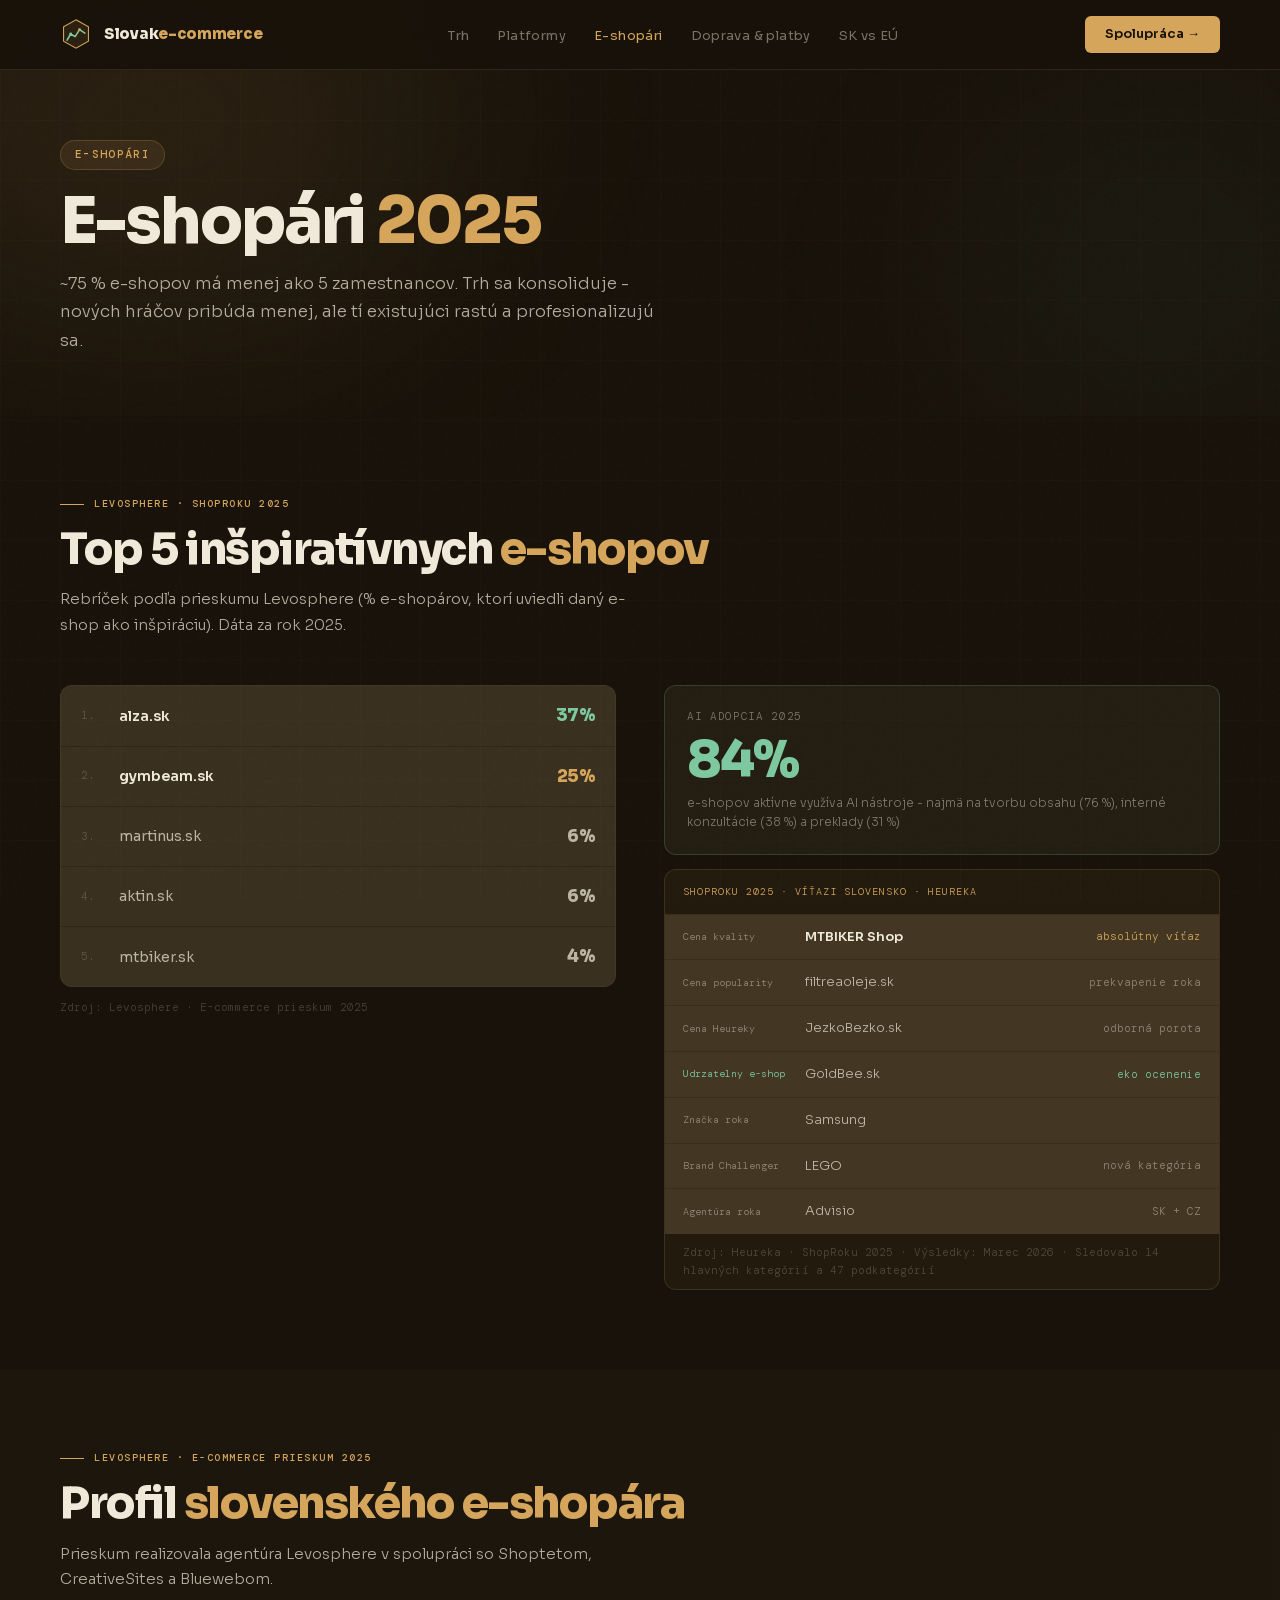
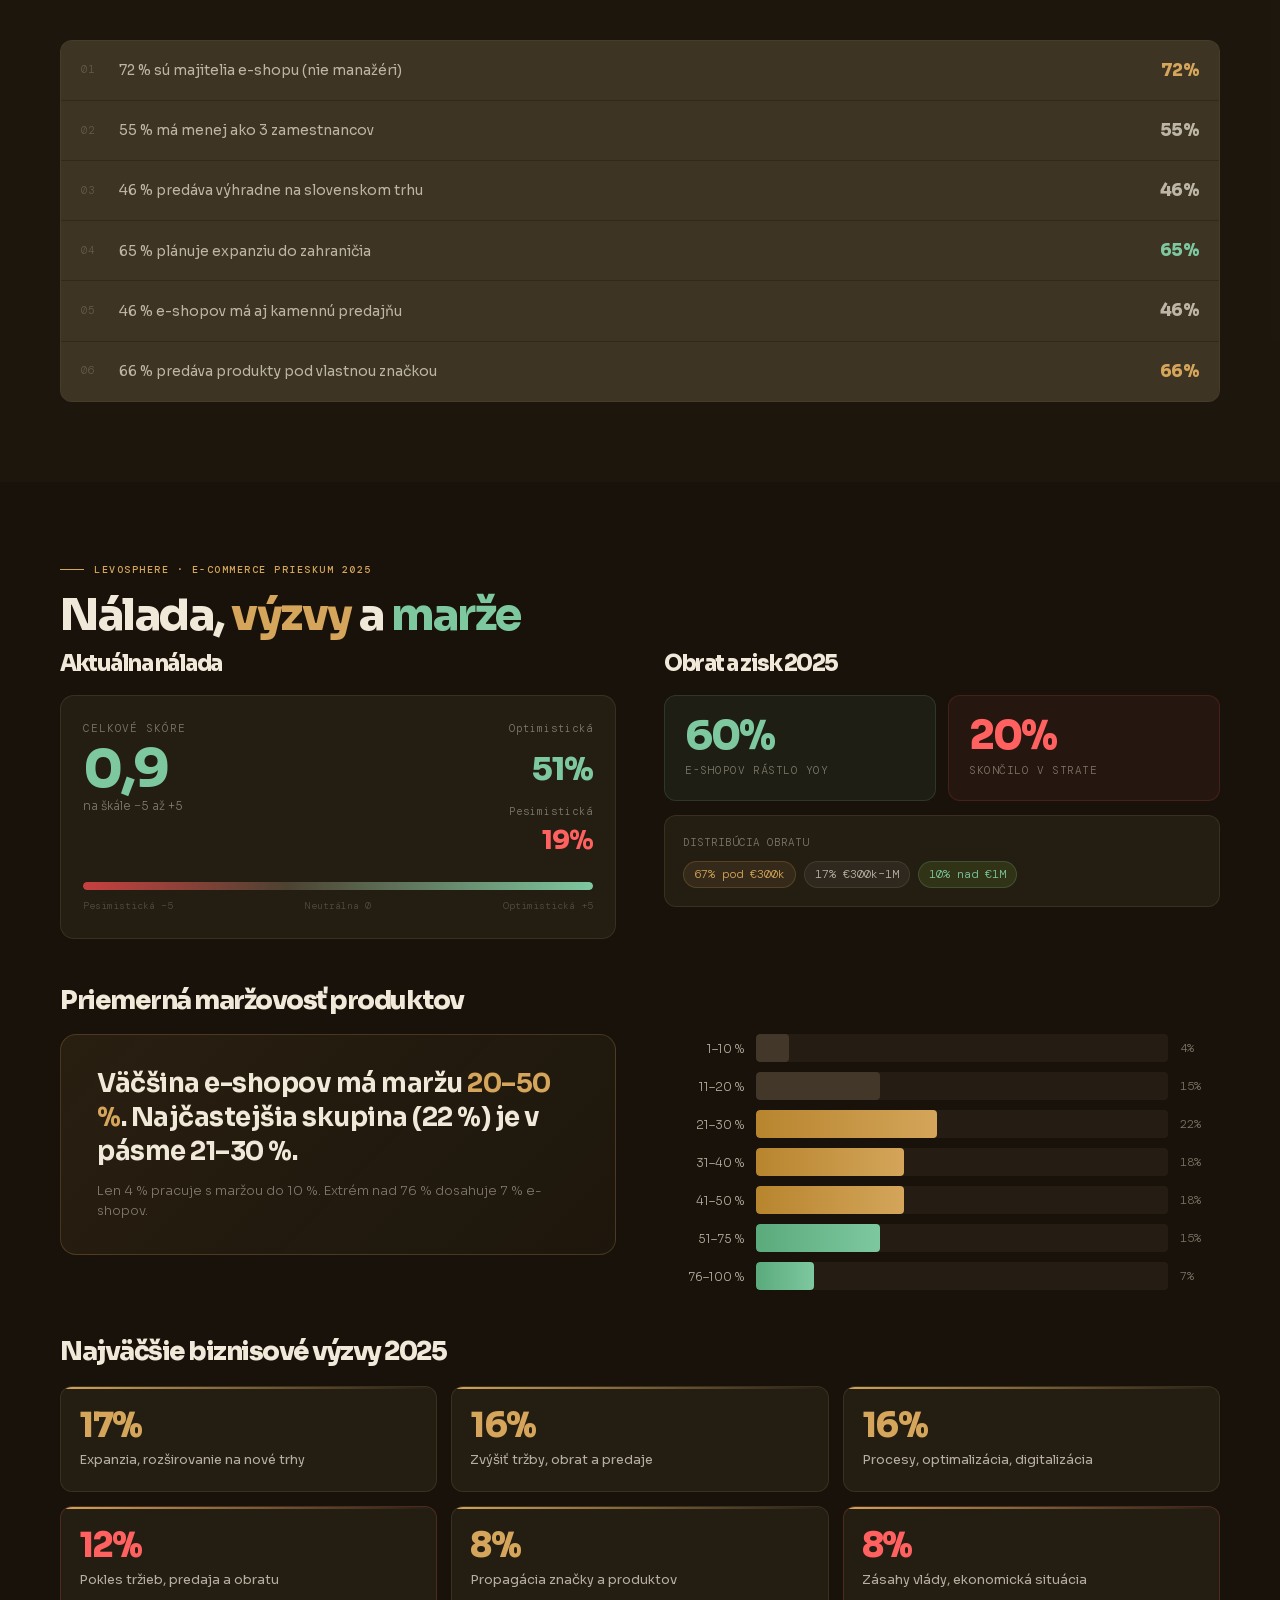
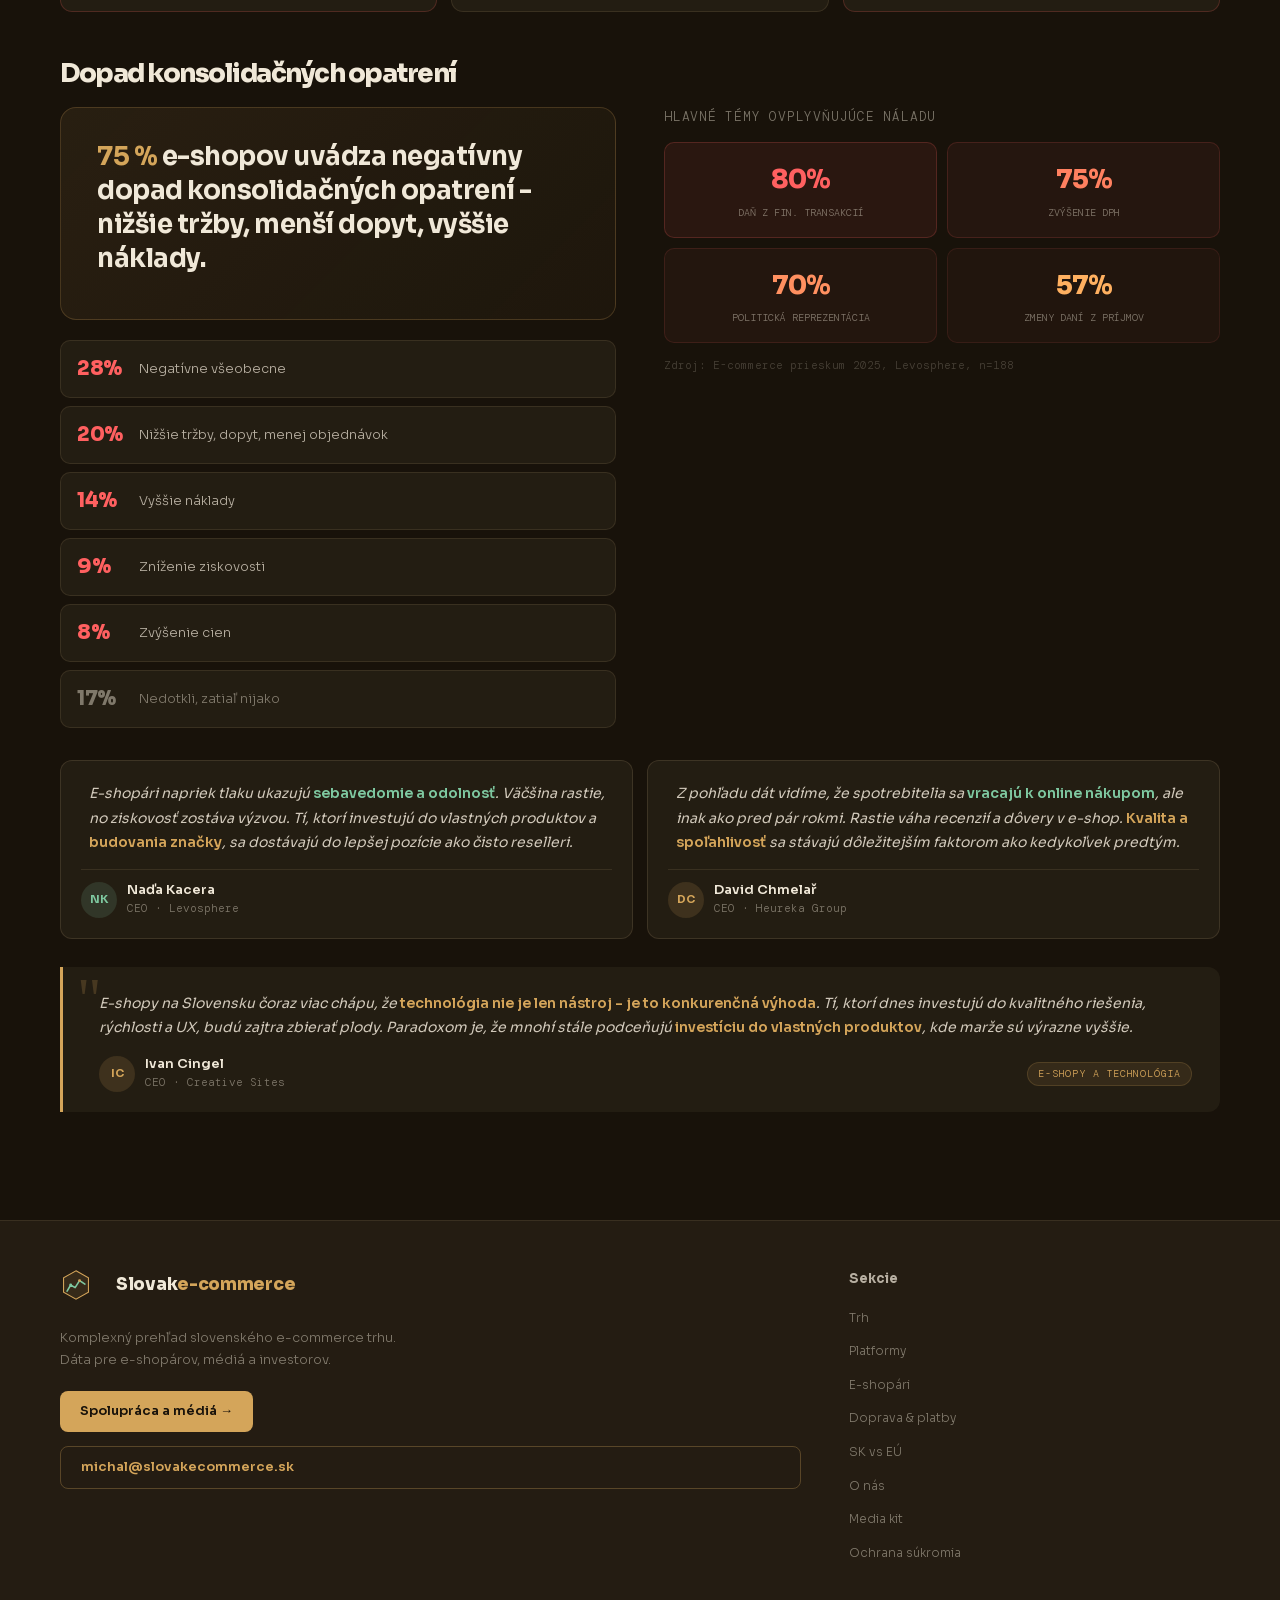
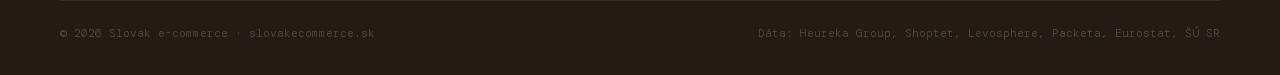
<file: eshopari.html>
<!DOCTYPE html>
<html lang="sk">
<head>

<meta charset="UTF-8"><meta name="viewport" content="width=device-width, initial-scale=1.0">
<title>E-shopári | Slovenská e-commerce 2025</title>

<meta property="og:type" content="article">
<meta property="og:site_name" content="Slovak e-commerce">
<meta property="og:locale" content="sk_SK">
<meta property="og:title" content="E-shopári | Slovenský e-commerce 2026">
<meta property="og:description" content="Kto sú slovenskí e-shopári, čo ich trápi, ako rastú. Segmentácia trhu, výzvy a príležitosti.">
<meta property="og:url" content="https://slovakecommerce.sk/eshopari.html">
<meta property="og:image" content="https://slovakecommerce.sk/og-cover.png">
<meta property="og:image:width" content="1200">
<meta property="og:image:height" content="630">
<meta property="og:image:alt" content="Slovenský e-commerce 2026 – cover s kľúčovými štatistikami">
<meta name="twitter:card" content="summary_large_image">
<meta name="twitter:title" content="E-shopári | Slovenský e-commerce 2026">
<meta name="twitter:description" content="Kto sú slovenskí e-shopári, čo ich trápi, ako rastú. Segmentácia trhu, výzvy a príležitosti.">
<meta name="twitter:image" content="https://slovakecommerce.sk/og-cover.png">
<meta name="description" content="Kto sú slovenskí e-shopári, čo ich trápi, ako rastú. Segmentácia trhu, výzvy a príležitosti.">
<script defer data-domain="slovakecommerce.sk" src="https://plausible.io/js/script.outbound-links.tagged-events.js"></script>
    <link rel="stylesheet" href="/css/style.css">
    <link rel="preload" href="/fonts/sora-800-latin.woff2" as="font" type="font/woff2" crossorigin>
    <link rel="stylesheet" href="/css/fonts.css">
</head>
<body data-page="eshopari">
<nav><a href="/index.html" class="logo"><svg width="32" height="32" viewBox="0 0 36 36" fill="none" xmlns="http://www.w3.org/2000/svg"><path d="M18 2L32 10V26L18 34L4 26V10L18 2Z" fill="rgba(212,165,90,0.10)" stroke="#d4a55a" stroke-width="1.2"/><polyline points="8,25 12,18 17,21 22,13 28,17" fill="none" stroke="#7ec8a0" stroke-width="1.8" stroke-linecap="round" stroke-linejoin="round"/><circle cx="12" cy="18" r="1.6" fill="#7ec8a0"/><circle cx="22" cy="13" r="1.6" fill="#d4a55a"/></svg><div class="logo-text">Slovak<span>e-commerce</span></div></a><ul class="nav-links"><li><a href="/trh.html">Trh</a></li><li><a href="/platformy.html">Platformy</a></li><li><a href="/eshopari.html">E-shopári</a></li><li><a href="/doprava.html">Doprava & platby</a></li><li><a href="/sk-vs-eu.html">SK vs EÚ</a></li></ul><a href="mailto:pr@slovakecommerce.sk" class="nav-cta plausible-event-name=Email+Click">Spolupráca →</a></nav>

<div class="page-header">
  <div class="page-header-glow ph-glow-1"></div>
  <div class="page-header-glow ph-glow-2"></div>
  <div class="page-tag">E-shopári</div>
  <h1 class="page-title fade-up">E-shopári <span>2025</span></h1>
  <p class="page-lead fade-up delay-1">~75 % e-shopov má menej ako 5 zamestnancov. Trh sa konsoliduje - nových hráčov pribúda menej, ale tí existujúci rastú a profesionalizujú sa.</p>
</div>

<!-- TOP INSPIRATÍVNE E-SHOPY -->
<section id="top-eshopy">
  <div class="section-tag">Levosphere · ShopRoku 2025</div>
  <h2>Top 5 inšpiratívnych <span>e-shopov</span></h2>
  <p class="section-lead">Rebríček podľa prieskumu Levosphere (% e-shopárov, ktorí uviedli daný e-shop ako inšpiráciu). Dáta za rok 2025.</p>

  <div class="two-col">
    <div>
      <div class="trend-list">
        <div class="trend-item"><span class="trend-rank">1.</span><span class="trend-name" style="font-weight:600;color:var(--white)">alza.sk</span><span class="trend-val up">37%</span></div>
        <div class="trend-item"><span class="trend-rank">2.</span><span class="trend-name" style="font-weight:600;color:var(--white)">gymbeam.sk</span><span class="trend-val" style="color:var(--blue)">25%</span></div>
        <div class="trend-item"><span class="trend-rank">3.</span><span class="trend-name">martinus.sk</span><span class="trend-val" style="color:var(--white70)">6%</span></div>
        <div class="trend-item"><span class="trend-rank">4.</span><span class="trend-name">aktin.sk</span><span class="trend-val" style="color:var(--white70)">6%</span></div>
        <div class="trend-item"><span class="trend-rank">5.</span><span class="trend-name">mtbiker.sk</span><span class="trend-val" style="color:var(--white70)">4%</span></div>
      </div>
      <p style="font-size:11px;color:var(--white20);font-family:'DM Mono',monospace;margin-top:12px;">Zdroj: Levosphere · E-commerce prieskum 2025</p>
    </div>
    <div>
      <div style="background:var(--card);border:1px solid rgba(126,200,160,0.2);border-radius:12px;padding:22px;">
        <div class="sw-label">AI adopcia 2025</div>
        <div class="sw-val" style="color:var(--lime);margin:8px 0;">84%</div>
        <div class="sw-sub">e-shopov aktívne využíva AI nástroje - najmä na tvorbu obsahu (76 %), interné konzultácie (38 %) a preklady (31 %)</div>
      </div>
      <div style="background:rgba(212,165,90,0.06);border:1px solid rgba(212,165,90,0.15);border-radius:12px;overflow:hidden;margin-top:14px;">
        <div style="padding:14px 18px;border-bottom:1px solid var(--border);">
          <div style="font-family:'DM Mono',monospace;font-size:10px;letter-spacing:0.1em;text-transform:uppercase;color:var(--blue);">ShopRoku 2025 · Víťazi Slovensko · Heureka</div>
        </div>
        <div style="display:flex;flex-direction:column;gap:1px;background:var(--border);">
          <div style="background:var(--card);padding:12px 18px;display:flex;align-items:center;gap:12px;"><div style="font-family:'DM Mono',monospace;font-size:10px;color:var(--white40);width:110px;flex-shrink:0;">Cena kvality</div><div style="font-size:13px;font-weight:600;color:var(--white);">MTBIKER Shop</div><div style="margin-left:auto;font-size:11px;color:var(--blue);font-family:'DM Mono',monospace;">absolútny víťaz</div></div>
          <div style="background:var(--card);padding:12px 18px;display:flex;align-items:center;gap:12px;"><div style="font-family:'DM Mono',monospace;font-size:10px;color:var(--white40);width:110px;flex-shrink:0;">Cena popularity</div><div style="font-size:13px;color:var(--white70);">filtreaoleje.sk</div><div style="margin-left:auto;font-size:11px;color:var(--white40);font-family:'DM Mono',monospace;">prekvapenie roka</div></div>
          <div style="background:var(--card);padding:12px 18px;display:flex;align-items:center;gap:12px;"><div style="font-family:'DM Mono',monospace;font-size:10px;color:var(--white40);width:110px;flex-shrink:0;">Cena Heureky</div><div style="font-size:13px;color:var(--white70);">JezkoBezko.sk</div><div style="margin-left:auto;font-size:11px;color:var(--white40);font-family:'DM Mono',monospace;">odborná porota</div></div>
          <div style="background:var(--card);padding:12px 18px;display:flex;align-items:center;gap:12px;"><div style="font-family:'DM Mono',monospace;font-size:10px;color:var(--lime);width:110px;flex-shrink:0;">Udrzatelny e-shop</div><div style="font-size:13px;color:var(--white70);">GoldBee.sk</div><div style="margin-left:auto;font-size:11px;color:var(--lime);font-family:'DM Mono',monospace;">eko ocenenie</div></div>
          <div style="background:var(--card);padding:12px 18px;display:flex;align-items:center;gap:12px;"><div style="font-family:'DM Mono',monospace;font-size:10px;color:var(--white40);width:110px;flex-shrink:0;">Značka roka</div><div style="font-size:13px;color:var(--white70);">Samsung</div></div>
          <div style="background:var(--card);padding:12px 18px;display:flex;align-items:center;gap:12px;"><div style="font-family:'DM Mono',monospace;font-size:10px;color:var(--white40);width:110px;flex-shrink:0;">Brand Challenger</div><div style="font-size:13px;color:var(--white70);">LEGO</div><div style="margin-left:auto;font-size:11px;color:var(--white40);font-family:'DM Mono',monospace;">nová kategória</div></div>
          <div style="background:var(--card);padding:12px 18px;display:flex;align-items:center;gap:12px;"><div style="font-family:'DM Mono',monospace;font-size:10px;color:var(--white40);width:110px;flex-shrink:0;">Agentúra roka</div><div style="font-size:13px;color:var(--white70);">Advisio</div><div style="margin-left:auto;font-size:11px;color:var(--white40);font-family:'DM Mono',monospace;">SK + CZ</div></div>
        </div>
        <p style="font-size:11px;color:var(--white20);padding:10px 18px;font-family:'DM Mono',monospace;">Zdroj: Heureka · ShopRoku 2025 · Výsledky: Marec 2026 · Sledovalo 14 hlavných kategórií a 47 podkategórií</p>
      </div>
    </div>
  </div>
</section>

<!-- PROFIL E-SHOPÁRA -->
<section id="profil">
  <div class="section-tag">Levosphere · E-commerce prieskum 2025</div>
  <h2>Profil <span>slovenského e-shopára</span></h2>
  <p class="section-lead">Prieskum realizovala agentúra Levosphere v spolupráci so Shoptetom, CreativeSites a Bluewebom.</p>

  <div class="trend-list">
    <div class="trend-item"><span class="trend-rank">01</span><span class="trend-name">72 % sú majitelia e-shopu (nie manažéri)</span><span class="trend-val" style="color:var(--blue)">72%</span></div>
    <div class="trend-item"><span class="trend-rank">02</span><span class="trend-name">55 % má menej ako 3 zamestnancov</span><span class="trend-val" style="color:var(--white70)">55%</span></div>
    <div class="trend-item"><span class="trend-rank">03</span><span class="trend-name">46 % predáva výhradne na slovenskom trhu</span><span class="trend-val" style="color:var(--white70)">46%</span></div>
    <div class="trend-item"><span class="trend-rank">04</span><span class="trend-name">65 % plánuje expanziu do zahraničia</span><span class="trend-val up">65%</span></div>
    <div class="trend-item"><span class="trend-rank">05</span><span class="trend-name">46 % e-shopov má aj kamennú predajňu</span><span class="trend-val" style="color:var(--white70)">46%</span></div>
    <div class="trend-item"><span class="trend-rank">06</span><span class="trend-name">66 % predáva produkty pod vlastnou značkou</span><span class="trend-val" style="color:var(--blue)">66%</span></div>
  </div>
</section>

<!-- NÁLADA + OBRAT A ZISK -->
<section id="nalada">
  <div class="section-tag">Levosphere · E-commerce prieskum 2025</div>
  <h2>Nálada, <span>výzvy</span> a <em>marže</em></h2>

  <div class="two-col" style="margin-bottom:48px;">
    <!-- Nálada -->
    <div>
      <h2 style="font-size:22px;margin-bottom:20px;">Aktuálna nálada</h2>
      <div class="stat-widget">
        <div style="display:flex;justify-content:space-between;align-items:flex-start;margin-bottom:20px;">
          <div>
            <div style="font-size:11px;color:var(--white40);font-family:'DM Mono',monospace;letter-spacing:0.08em;text-transform:uppercase;margin-bottom:6px;">Celkové skóre</div>
            <div style="font-family:'Sora',sans-serif;font-size:52px;font-weight:800;color:var(--lime);letter-spacing:-2px;line-height:1;">0,9</div>
            <div style="font-size:12px;color:var(--white40);">na škále −5 až +5</div>
          </div>
          <div style="text-align:right;">
            <div style="font-size:11px;color:var(--white40);font-family:'DM Mono',monospace;margin-bottom:6px;">Optimistická</div>
            <div style="font-family:'Sora',sans-serif;font-size:32px;font-weight:800;color:var(--lime);letter-spacing:-1px;">51%</div>
            <div style="margin-top:8px;font-size:11px;color:var(--white40);font-family:'DM Mono',monospace;">Pesimistická</div>
            <div style="font-family:'Sora',sans-serif;font-size:26px;font-weight:800;color:#ff6060;letter-spacing:-1px;">19%</div>
          </div>
        </div>
        <div class="sentiment-bar"><div class="sentiment-fill"></div></div>
        <div style="display:flex;justify-content:space-between;font-size:10px;color:var(--white20);font-family:'DM Mono',monospace;margin-top:6px;"><span>Pesimistická −5</span><span>Neutrálna 0</span><span>Optimistická +5</span></div>
      </div>
    </div>

    <!-- Obrat a zisk -->
    <div>
      <h2 style="font-size:22px;margin-bottom:20px;">Obrat a zisk 2025</h2>
      <div style="display:grid;grid-template-columns:1fr 1fr;gap:12px;margin-bottom:14px;">
        <div style="background:rgba(126,200,160,0.07);border:1px solid rgba(126,200,160,0.15);border-radius:12px;padding:20px;">
          <div style="font-family:'Sora',sans-serif;font-size:40px;font-weight:800;color:var(--lime);letter-spacing:-2px;line-height:1;margin-bottom:6px;">60%</div>
          <div style="font-size:11px;color:var(--white40);font-family:'DM Mono',monospace;text-transform:uppercase;letter-spacing:0.05em;">e-shopov rástlo YoY</div>
        </div>
        <div style="background:rgba(255,96,96,0.06);border:1px solid rgba(255,96,96,0.15);border-radius:12px;padding:20px;">
          <div style="font-family:'Sora',sans-serif;font-size:40px;font-weight:800;color:#ff6060;letter-spacing:-2px;line-height:1;margin-bottom:6px;">20%</div>
          <div style="font-size:11px;color:var(--white40);font-family:'DM Mono',monospace;text-transform:uppercase;letter-spacing:0.05em;">skončilo v strate</div>
        </div>
      </div>
      <div style="background:var(--card);border:1px solid var(--border);border-radius:12px;padding:18px;">
        <div style="font-size:11px;color:var(--white40);font-family:'DM Mono',monospace;text-transform:uppercase;margin-bottom:10px;">Distribúcia obratu</div>
        <div style="display:flex;gap:8px;flex-wrap:wrap;">
          <span style="background:rgba(212,165,90,0.1);border:1px solid rgba(212,165,90,0.2);color:var(--blue);font-size:12px;padding:3px 10px;border-radius:100px;font-family:'DM Mono',monospace;">67% pod €300k</span>
          <span style="background:rgba(255,255,255,0.05);border:1px solid var(--border);color:var(--white70);font-size:12px;padding:3px 10px;border-radius:100px;font-family:'DM Mono',monospace;">17% €300k–1M</span>
          <span style="background:rgba(180,255,60,0.1);border:1px solid rgba(126,200,160,0.2);color:var(--lime);font-size:12px;padding:3px 10px;border-radius:100px;font-family:'DM Mono',monospace;">10% nad €1M</span>
        </div>
      </div>
    </div>
  </div>

  <!-- Marže -->
  <h2 style="font-size:26px;margin-bottom:20px;">Priemerná maržovosť produktov</h2>
  <div class="two-col" style="margin-bottom:48px;">
    <div class="highlight-box" style="margin:0;">
      <div class="big-quote">Väčšina e-shopov má maržu <span>20–50 %</span>. Najčastejšia skupina (22 %) je v pásme 21–30 %.</div>
      <p style="font-size:13px;color:var(--white40);margin-top:8px;">Len 4 % pracuje s maržou do 10 %. Extrém nad 76 % dosahuje 7 % e-shopov.</p>
    </div>
    <div class="bar-chart">
      <div class="bar-row"><div class="bar-label" style="width:80px;">1–10 %</div><div class="bar-track"><div class="bar-fill dim-fill" data-w="8" style="width:0%"></div></div><div class="bar-pct">4%</div></div>
      <div class="bar-row"><div class="bar-label" style="width:80px;">11–20 %</div><div class="bar-track"><div class="bar-fill dim-fill" data-w="30" style="width:0%"></div></div><div class="bar-pct">15%</div></div>
      <div class="bar-row"><div class="bar-label" style="width:80px;">21–30 %</div><div class="bar-track"><div class="bar-fill" data-w="44" style="width:0%"></div></div><div class="bar-pct">22%</div></div>
      <div class="bar-row"><div class="bar-label" style="width:80px;">31–40 %</div><div class="bar-track"><div class="bar-fill" data-w="36" style="width:0%"></div></div><div class="bar-pct">18%</div></div>
      <div class="bar-row"><div class="bar-label" style="width:80px;">41–50 %</div><div class="bar-track"><div class="bar-fill" data-w="36" style="width:0%"></div></div><div class="bar-pct">18%</div></div>
      <div class="bar-row"><div class="bar-label" style="width:80px;">51–75 %</div><div class="bar-track"><div class="bar-fill lime-fill" data-w="30" style="width:0%"></div></div><div class="bar-pct">15%</div></div>
      <div class="bar-row"><div class="bar-label" style="width:80px;">76–100 %</div><div class="bar-track"><div class="bar-fill lime-fill" data-w="14" style="width:0%"></div></div><div class="bar-pct">7%</div></div>
    </div>
  </div>

  <!-- Výzvy -->
  <h2 style="font-size:26px;margin-bottom:20px;">Najväčšie biznisové výzvy 2025</h2>
  <div class="vyzvy-grid" style="margin-bottom:48px;">
    <div class="vyzva-card"><div class="vyzva-pct">17%</div><div class="vyzva-name">Expanzia, rozširovanie na nové trhy</div></div>
    <div class="vyzva-card"><div class="vyzva-pct">16%</div><div class="vyzva-name">Zvýšiť tržby, obrat a predaje</div></div>
    <div class="vyzva-card"><div class="vyzva-pct">16%</div><div class="vyzva-name">Procesy, optimalizácia, digitalizácia</div></div>
    <div class="vyzva-card" style="border-color:rgba(255,96,96,0.2);"><div class="vyzva-pct" style="color:#ff6060">12%</div><div class="vyzva-name">Pokles tržieb, predaja a obratu</div></div>
    <div class="vyzva-card"><div class="vyzva-pct">8%</div><div class="vyzva-name">Propagácia značky a produktov</div></div>
    <div class="vyzva-card" style="border-color:rgba(255,96,96,0.2);"><div class="vyzva-pct" style="color:#ff6060">8%</div><div class="vyzva-name">Zásahy vlády, ekonomická situácia</div></div>
  </div>

  <!-- Konsolidácia -->
  <h2 style="font-size:26px;margin-bottom:20px;">Dopad konsolidačných opatrení</h2>
  <div class="two-col">
    <div>
      <div class="highlight-box" style="margin-top:0;margin-bottom:20px;">
        <div class="big-quote"><span>75 %</span> e-shopov uvádza negatívny dopad konsolidačných opatrení - nižšie tržby, menší dopyt, vyššie náklady.</div>
      </div>
      <div class="kons-list">
        <div class="kons-item"><div class="kons-pct">28%</div><div class="kons-text">Negatívne všeobecne</div></div>
        <div class="kons-item"><div class="kons-pct">20%</div><div class="kons-text">Nižšie tržby, dopyt, menej objednávok</div></div>
        <div class="kons-item"><div class="kons-pct">14%</div><div class="kons-text">Vyššie náklady</div></div>
        <div class="kons-item"><div class="kons-pct">9%</div><div class="kons-text">Zníženie ziskovosti</div></div>
        <div class="kons-item"><div class="kons-pct">8%</div><div class="kons-text">Zvýšenie cien</div></div>
        <div class="kons-item"><div class="kons-pct neutral">17%</div><div class="kons-text" style="color:var(--white40)">Nedotkli, zatiaľ nijako</div></div>
      </div>
    </div>
    <div>
      <div style="font-size:13px;color:var(--white40);font-family:'DM Mono',monospace;letter-spacing:0.06em;text-transform:uppercase;margin-bottom:14px;">Hlavné témy ovplyvňujúce náladu</div>
      <div style="display:grid;grid-template-columns:1fr 1fr;gap:10px;margin-bottom:14px;">
        <div style="background:rgba(255,96,96,0.08);border:1px solid rgba(255,96,96,0.2);border-radius:10px;padding:16px;text-align:center;"><div style="font-family:'Sora',sans-serif;font-size:26px;font-weight:800;color:#ff6060;letter-spacing:-1px;margin-bottom:4px;">80%</div><div style="font-size:10px;color:var(--white40);font-family:'DM Mono',monospace;text-transform:uppercase;">Daň z fin. transakcií</div></div>
        <div style="background:rgba(255,96,96,0.06);border:1px solid rgba(255,96,96,0.15);border-radius:10px;padding:16px;text-align:center;"><div style="font-family:'Sora',sans-serif;font-size:26px;font-weight:800;color:#ff8060;letter-spacing:-1px;margin-bottom:4px;">75%</div><div style="font-size:10px;color:var(--white40);font-family:'DM Mono',monospace;text-transform:uppercase;">Zvýšenie DPH</div></div>
        <div style="background:rgba(255,96,96,0.05);border:1px solid rgba(255,96,96,0.12);border-radius:10px;padding:16px;text-align:center;"><div style="font-family:'Sora',sans-serif;font-size:26px;font-weight:800;color:#ff9060;letter-spacing:-1px;margin-bottom:4px;">70%</div><div style="font-size:10px;color:var(--white40);font-family:'DM Mono',monospace;text-transform:uppercase;">Politická reprezentácia</div></div>
        <div style="background:rgba(255,96,96,0.04);border:1px solid rgba(255,96,96,0.10);border-radius:10px;padding:16px;text-align:center;"><div style="font-family:'Sora',sans-serif;font-size:26px;font-weight:800;color:#ffb060;letter-spacing:-1px;margin-bottom:4px;">57%</div><div style="font-size:10px;color:var(--white40);font-family:'DM Mono',monospace;text-transform:uppercase;">Zmeny daní z príjmov</div></div>
      </div>
      <p style="font-size:11px;color:var(--white20);font-family:'DM Mono',monospace;">Zdroj: E-commerce prieskum 2025, Levosphere, n=188</p>
    </div>
  </div>

  <!-- Citáty -->
  <div class="quote-grid" style="margin-top:32px;">
    <div class="quote-card">
      <div class="quote-text" style="font-style:italic;">E-shopári napriek tlaku ukazujú <em class="sage">sebavedomie a odolnosť</em>. Väčšina rastie, no ziskovosť zostáva výzvou. Tí, ktorí investujú do vlastných produktov a <em>budovania značky</em>, sa dostávajú do lepšej pozície ako čisto reselleri.</div>
      <div class="quote-author">
        <div class="quote-avatar" style="background:rgba(126,200,160,0.15);color:#7ec8a0;">NK</div>
        <div><div class="quote-name">Naďa Kacera</div><div class="quote-role">CEO · Levosphere</div></div>
      </div>
    </div>
    <div class="quote-card">
      <div class="quote-text" style="font-style:italic;">Z pohľadu dát vidíme, že spotrebitelia sa <em class="sage">vracajú k online nákupom</em>, ale inak ako pred pár rokmi. Rastie váha recenzií a dôvery v e-shop. <em>Kvalita a spoľahlivosť</em> sa stávajú dôležitejším faktorom ako kedykoľvek predtým.</div>
      <div class="quote-author">
        <div class="quote-avatar" style="background:rgba(212,165,90,0.15);color:#d4a55a;">DC</div>
        <div><div class="quote-name">David Chmelař</div><div class="quote-role">CEO · Heureka Group</div></div>
      </div>
    </div>
  </div>

  <div class="quote-full">
    <div class="quote-full-mark">"</div>
    <div class="quote-text" style="font-style:italic;">E-shopy na Slovensku čoraz viac chápu, že <em>technológia nie je len nástroj - je to konkurenčná výhoda</em>. Tí, ktorí dnes investujú do kvalitného riešenia, rýchlosti a UX, budú zajtra zbierať plody. Paradoxom je, že mnohí stále podceňujú <em>investíciu do vlastných produktov</em>, kde marže sú výrazne vyššie.</div>
    <div class="quote-author">
      <div class="quote-avatar" style="background:rgba(212,165,90,0.15);color:#d4a55a;">IC</div>
      <div><div class="quote-name">Ivan Cingel</div><div class="quote-role">CEO · Creative Sites</div></div>
      <div class="quote-tag">E-shopy a technológia</div>
    </div>
  </div>
</section>

<footer><div class="footer-top"><div><a href="/index.html" class="logo" style="margin-bottom:14px;display:inline-flex;"><svg width="32" height="32" viewBox="0 0 36 36" fill="none" xmlns="http://www.w3.org/2000/svg"><path d="M18 2L32 10V26L18 34L4 26V10L18 2Z" fill="rgba(212,165,90,0.10)" stroke="#d4a55a" stroke-width="1.2"/><polyline points="8,25 12,18 17,21 22,13 28,17" fill="none" stroke="#7ec8a0" stroke-width="1.8" stroke-linecap="round" stroke-linejoin="round"/><circle cx="12" cy="18" r="1.6" fill="#7ec8a0"/><circle cx="22" cy="13" r="1.6" fill="#d4a55a"/></svg><span class="logo-text" style="font-size:17px;margin-left:12px;">Slovak<span>e-commerce</span></span></a><p class="footer-desc">Komplexný prehľad slovenského e-commerce trhu. Dáta pre e-shopárov, médiá a investorov.</p><a href="mailto:pr@slovakecommerce.sk" class="footer-cta plausible-event-name=Email+Click">Spolupráca a médiá →</a><a href="mailto:michal@slovakecommerce.sk" class="footer-cta outline plausible-event-name=Email+Click" style="margin-top:6px;">michal@slovakecommerce.sk</a></div><div class="footer-col"><h4>Sekcie</h4><ul class="footer-links"><li><a href="/trh.html">Trh</a></li><li><a href="/platformy.html">Platformy</a></li><li><a href="/eshopari.html">E-shopári</a></li><li><a href="/doprava.html">Doprava & platby</a></li><li><a href="/sk-vs-eu.html">SK vs EÚ</a></li><li><a href="/onas/">O nás</a></li><li><a href="/mediakit/">Media kit</a></li><li><a href="/privacy.html">Ochrana súkromia</a></li></ul></div></div><div class="footer-bottom"><div class="footer-copy">© 2026 Slovak e-commerce · slovakecommerce.sk</div><div class="footer-copy">Dáta: Heureka Group, Shoptet, Levosphere, Packeta, Eurostat, ŠÚ SR</div></div></footer>
<script defer src="/js/nav.js"></script>
</body>
</html>
</file>
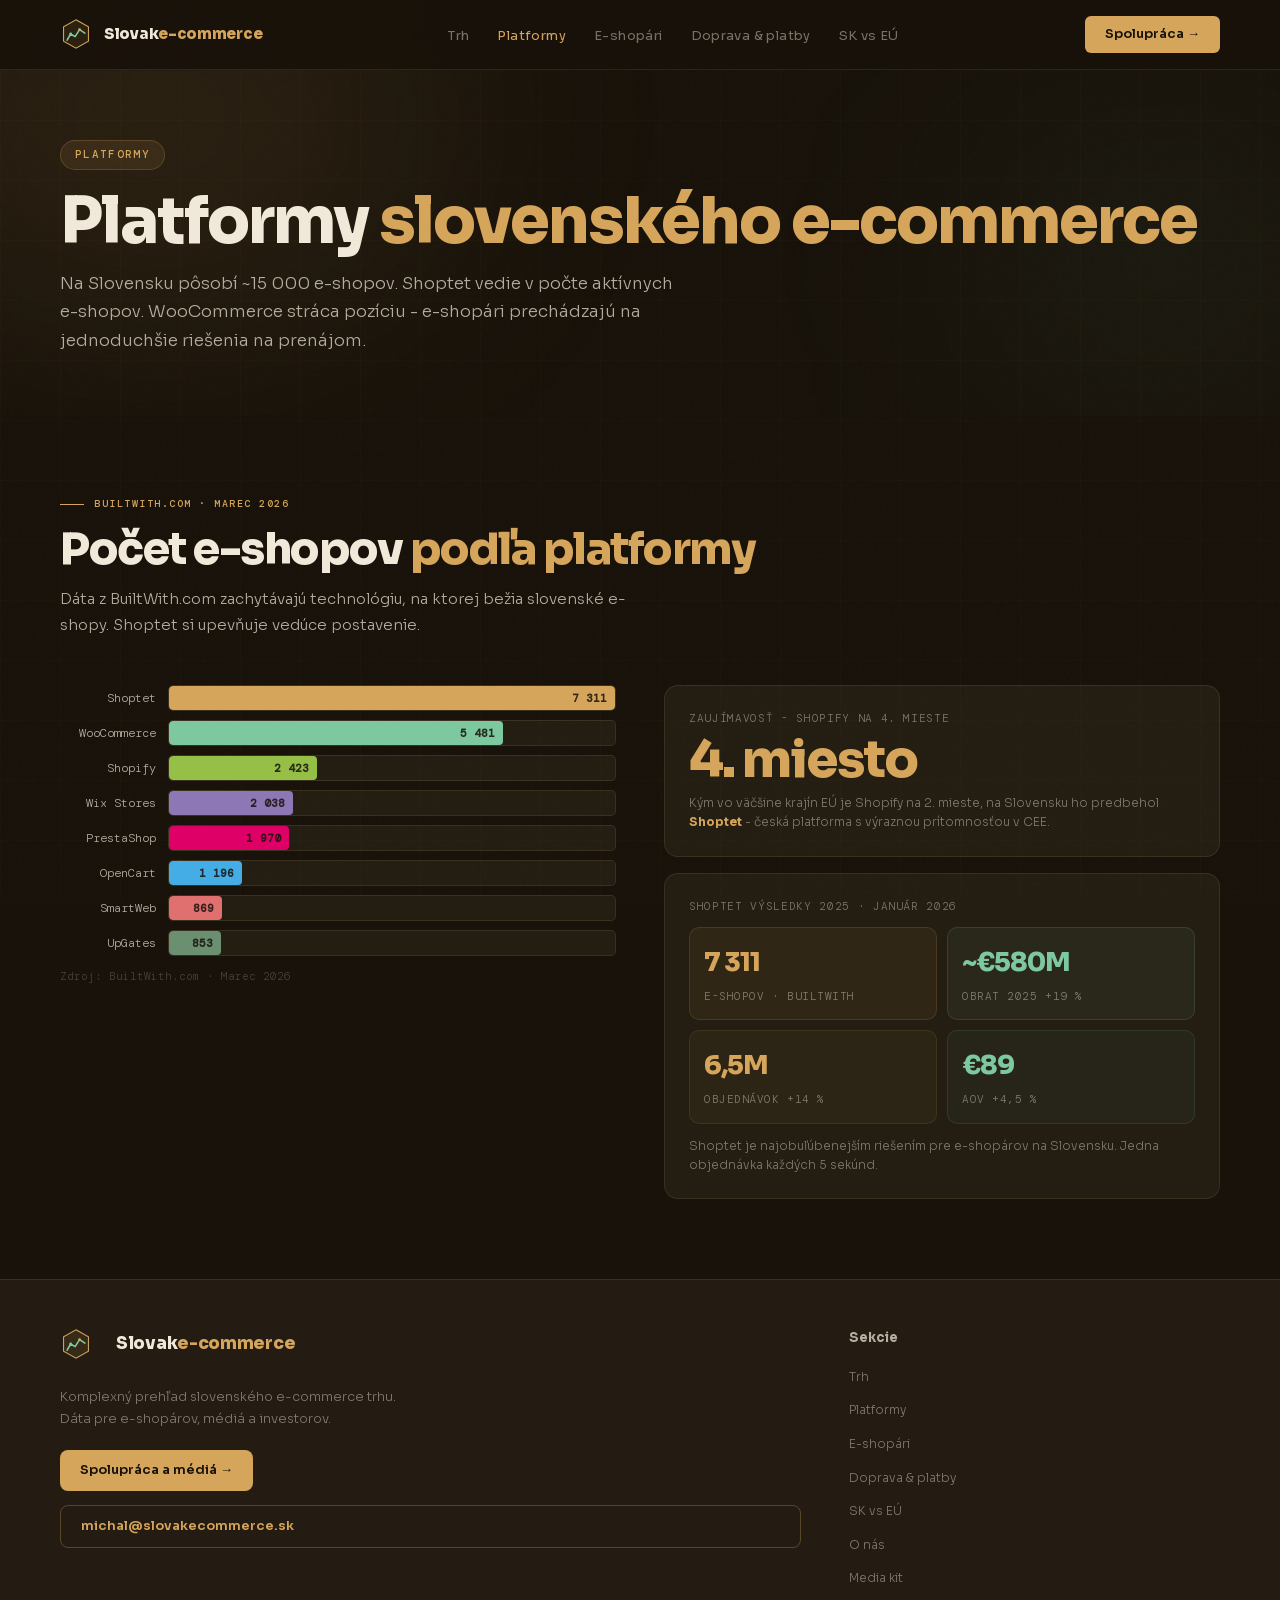
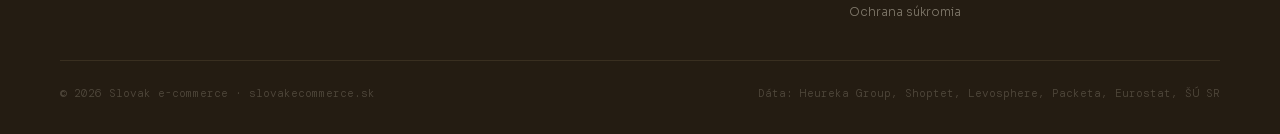
<file: platformy.html>
<!DOCTYPE html>
<html lang="sk">
<head>

<meta charset="UTF-8"><meta name="viewport" content="width=device-width, initial-scale=1.0">
<title>Platformy | Slovenská e-commerce 2025</title>

<meta property="og:type" content="article">
<meta property="og:site_name" content="Slovak e-commerce">
<meta property="og:locale" content="sk_SK">
<meta property="og:title" content="Platformy | Slovenský e-commerce 2026">
<meta property="og:description" content="Shoptet, WooCommerce, Shopify a ďalšie e-commerce platformy na Slovensku. Dáta BuiltWith a prehľad hosting infraštruktúry.">
<meta property="og:url" content="https://slovakecommerce.sk/platformy.html">
<meta property="og:image" content="https://slovakecommerce.sk/og-cover.png">
<meta property="og:image:width" content="1200">
<meta property="og:image:height" content="630">
<meta property="og:image:alt" content="Slovenský e-commerce 2026 – cover s kľúčovými štatistikami">
<meta name="twitter:card" content="summary_large_image">
<meta name="twitter:title" content="Platformy | Slovenský e-commerce 2026">
<meta name="twitter:description" content="Shoptet, WooCommerce, Shopify a ďalšie e-commerce platformy na Slovensku. Dáta BuiltWith a prehľad hosting infraštruktúry.">
<meta name="twitter:image" content="https://slovakecommerce.sk/og-cover.png">
<meta name="description" content="Shoptet, WooCommerce, Shopify a ďalšie e-commerce platformy na Slovensku. Dáta BuiltWith a prehľad hosting infraštruktúry.">
<script defer data-domain="slovakecommerce.sk" src="https://plausible.io/js/script.outbound-links.tagged-events.js"></script>
    <link rel="stylesheet" href="/css/style.css">
    <link rel="preload" href="/fonts/sora-800-latin.woff2" as="font" type="font/woff2" crossorigin>
    <link rel="stylesheet" href="/css/fonts.css">
</head>
<body data-page="platformy">
<nav><a href="/index.html" class="logo"><svg width="32" height="32" viewBox="0 0 36 36" fill="none" xmlns="http://www.w3.org/2000/svg"><path d="M18 2L32 10V26L18 34L4 26V10L18 2Z" fill="rgba(212,165,90,0.10)" stroke="#d4a55a" stroke-width="1.2"/><polyline points="8,25 12,18 17,21 22,13 28,17" fill="none" stroke="#7ec8a0" stroke-width="1.8" stroke-linecap="round" stroke-linejoin="round"/><circle cx="12" cy="18" r="1.6" fill="#7ec8a0"/><circle cx="22" cy="13" r="1.6" fill="#d4a55a"/></svg><div class="logo-text">Slovak<span>e-commerce</span></div></a><ul class="nav-links"><li><a href="/trh.html">Trh</a></li><li><a href="/platformy.html">Platformy</a></li><li><a href="/eshopari.html">E-shopári</a></li><li><a href="/doprava.html">Doprava & platby</a></li><li><a href="/sk-vs-eu.html">SK vs EÚ</a></li></ul><a href="mailto:pr@slovakecommerce.sk" class="nav-cta plausible-event-name=Email+Click">Spolupráca →</a></nav>

<div class="page-header">
  <div class="page-header-glow ph-glow-1"></div>
  <div class="page-header-glow ph-glow-2"></div>
  <div class="page-tag">Platformy</div>
  <h1 class="page-title fade-up">Platformy <span>slovenského e-commerce</span></h1>
  <p class="page-lead fade-up delay-1">Na Slovensku pôsobí ~15&nbsp;000 e-shopov. Shoptet vedie v počte aktívnych e-shopov. WooCommerce stráca pozíciu - e-shopári prechádzajú na jednoduchšie riešenia na prenájom.</p>
</div>

<!-- BUILTWITH PLATFORMY -->
<section id="platformy-data">
  <div class="section-tag">BuiltWith.com · Marec 2026</div>
  <h2>Počet e-shopov <span>podľa platformy</span></h2>
  <p class="section-lead">Dáta z BuiltWith.com zachytávajú technológiu, na ktorej bežia slovenské e-shopy. Shoptet si upevňuje vedúce postavenie.</p>

  <div class="two-col">
    <div>
      <div id="builtwith-platforms-widget" class="bw-widget">
        <div class="bw-row"><div class="bw-label">Shoptet</div><div class="bw-bar-wrap"><div class="bw-bar-fill" data-w="100" style="width:0%;background:#d4a55a"><span class="bw-bar-num">7 311</span></div></div></div>
        <div class="bw-row"><div class="bw-label">WooCommerce</div><div class="bw-bar-wrap"><div class="bw-bar-fill" data-w="74.9" style="width:0%;background:#7ec8a0"><span class="bw-bar-num">5 481</span></div></div></div>
        <div class="bw-row"><div class="bw-label">Shopify</div><div class="bw-bar-wrap"><div class="bw-bar-fill" data-w="33.1" style="width:0%;background:#96bf48"><span class="bw-bar-num">2 423</span></div></div></div>
        <div class="bw-row"><div class="bw-label">Wix Stores</div><div class="bw-bar-wrap"><div class="bw-bar-fill" data-w="27.9" style="width:0%;background:#8e77b5"><span class="bw-bar-num">2 038</span></div></div></div>
        <div class="bw-row"><div class="bw-label">PrestaShop</div><div class="bw-bar-wrap"><div class="bw-bar-fill" data-w="26.9" style="width:0%;background:#df0067"><span class="bw-bar-num">1 970</span></div></div></div>
        <div class="bw-row"><div class="bw-label">OpenCart</div><div class="bw-bar-wrap"><div class="bw-bar-fill" data-w="16.4" style="width:0%;background:#44ade5"><span class="bw-bar-num">1 196</span></div></div></div>
        <div class="bw-row"><div class="bw-label">SmartWeb</div><div class="bw-bar-wrap"><div class="bw-bar-fill" data-w="11.9" style="width:0%;background:#e07070"><span class="bw-bar-num">869</span></div></div></div>
        <div class="bw-row"><div class="bw-label">UpGates</div><div class="bw-bar-wrap"><div class="bw-bar-fill" data-w="11.7" style="width:0%;background:#6b8f71"><span class="bw-bar-num">853</span></div></div></div>
        <p style="font-size:11px;color:var(--white20);font-family:'DM Mono',monospace;margin-top:12px;">Zdroj: BuiltWith.com · Marec 2026</p>
      </div>
    </div>

    <div>
      <div style="background:var(--card);border:1px solid var(--border);border-radius:14px;padding:24px;margin-bottom:16px;">
        <div class="sw-label">Zaujímavosť - Shopify na 4. mieste</div>
        <div class="sw-val">4. miesto</div>
        <div class="sw-sub" style="margin-top:8px;">Kým vo väčšine krajín EÚ je Shopify na 2. mieste, na Slovensku ho predbehol <strong style="color:var(--blue)">Shoptet</strong> - česká platforma s výraznou prítomnosťou v CEE.</div>
      </div>

      <div style="background:var(--card);border:1px solid var(--border);border-radius:14px;padding:24px;">
        <div class="sw-label" style="margin-bottom:12px;">Shoptet výsledky 2025 · Január 2026</div>
        <div style="display:grid;grid-template-columns:1fr 1fr;gap:10px;">
          <div style="background:rgba(212,165,90,0.07);border:1px solid rgba(212,165,90,0.15);border-radius:10px;padding:14px;">
            <div style="font-family:'Sora',sans-serif;font-size:26px;font-weight:800;color:var(--blue);letter-spacing:-1px;">7 311</div>
            <div style="font-size:11px;color:var(--white40);font-family:'DM Mono',monospace;text-transform:uppercase;letter-spacing:0.05em;margin-top:4px;">e-shopov · BuiltWith</div>
          </div>
          <div style="background:rgba(126,200,160,0.07);border:1px solid rgba(126,200,160,0.15);border-radius:10px;padding:14px;">
            <div style="font-family:'Sora',sans-serif;font-size:26px;font-weight:800;color:var(--lime);letter-spacing:-1px;">~€580M</div>
            <div style="font-size:11px;color:var(--white40);font-family:'DM Mono',monospace;text-transform:uppercase;letter-spacing:0.05em;margin-top:4px;">Obrat 2025 +19 %</div>
          </div>
          <div style="background:rgba(212,165,90,0.05);border:1px solid rgba(212,165,90,0.12);border-radius:10px;padding:14px;">
            <div style="font-family:'Sora',sans-serif;font-size:26px;font-weight:800;color:var(--blue);letter-spacing:-1px;">6,5M</div>
            <div style="font-size:11px;color:var(--white40);font-family:'DM Mono',monospace;text-transform:uppercase;letter-spacing:0.05em;margin-top:4px;">Objednávok +14 %</div>
          </div>
          <div style="background:rgba(126,200,160,0.05);border:1px solid rgba(126,200,160,0.12);border-radius:10px;padding:14px;">
            <div style="font-family:'Sora',sans-serif;font-size:26px;font-weight:800;color:var(--lime);letter-spacing:-1px;">€89</div>
            <div style="font-size:11px;color:var(--white40);font-family:'DM Mono',monospace;text-transform:uppercase;letter-spacing:0.05em;margin-top:4px;">AOV +4,5 %</div>
          </div>
        </div>
        <p style="font-size:12px;color:var(--white40);margin-top:12px;">Shoptet je najobuľúbenejším riešením pre e-shopárov na Slovensku. Jedna objednávka každých 5 sekúnd.</p>
      </div>
    </div>
  </div>
</section>

<footer><div class="footer-top"><div><a href="/index.html" class="logo" style="margin-bottom:14px;display:inline-flex;"><svg width="32" height="32" viewBox="0 0 36 36" fill="none" xmlns="http://www.w3.org/2000/svg"><path d="M18 2L32 10V26L18 34L4 26V10L18 2Z" fill="rgba(212,165,90,0.10)" stroke="#d4a55a" stroke-width="1.2"/><polyline points="8,25 12,18 17,21 22,13 28,17" fill="none" stroke="#7ec8a0" stroke-width="1.8" stroke-linecap="round" stroke-linejoin="round"/><circle cx="12" cy="18" r="1.6" fill="#7ec8a0"/><circle cx="22" cy="13" r="1.6" fill="#d4a55a"/></svg><span class="logo-text" style="font-size:17px;margin-left:12px;">Slovak<span>e-commerce</span></span></a><p class="footer-desc">Komplexný prehľad slovenského e-commerce trhu. Dáta pre e-shopárov, médiá a investorov.</p><a href="mailto:pr@slovakecommerce.sk" class="footer-cta plausible-event-name=Email+Click">Spolupráca a médiá →</a><a href="mailto:michal@slovakecommerce.sk" class="footer-cta outline plausible-event-name=Email+Click" style="margin-top:6px;">michal@slovakecommerce.sk</a></div><div class="footer-col"><h4>Sekcie</h4><ul class="footer-links"><li><a href="/trh.html">Trh</a></li><li><a href="/platformy.html">Platformy</a></li><li><a href="/eshopari.html">E-shopári</a></li><li><a href="/doprava.html">Doprava & platby</a></li><li><a href="/sk-vs-eu.html">SK vs EÚ</a></li><li><a href="/onas/">O nás</a></li><li><a href="/mediakit/">Media kit</a></li><li><a href="/privacy.html">Ochrana súkromia</a></li></ul></div></div><div class="footer-bottom"><div class="footer-copy">© 2026 Slovak e-commerce · slovakecommerce.sk</div><div class="footer-copy">Dáta: Heureka Group, Shoptet, Levosphere, Packeta, Eurostat, ŠÚ SR</div></div></footer>
<script defer src="/js/nav.js"></script>
</body>
</html>
</file>
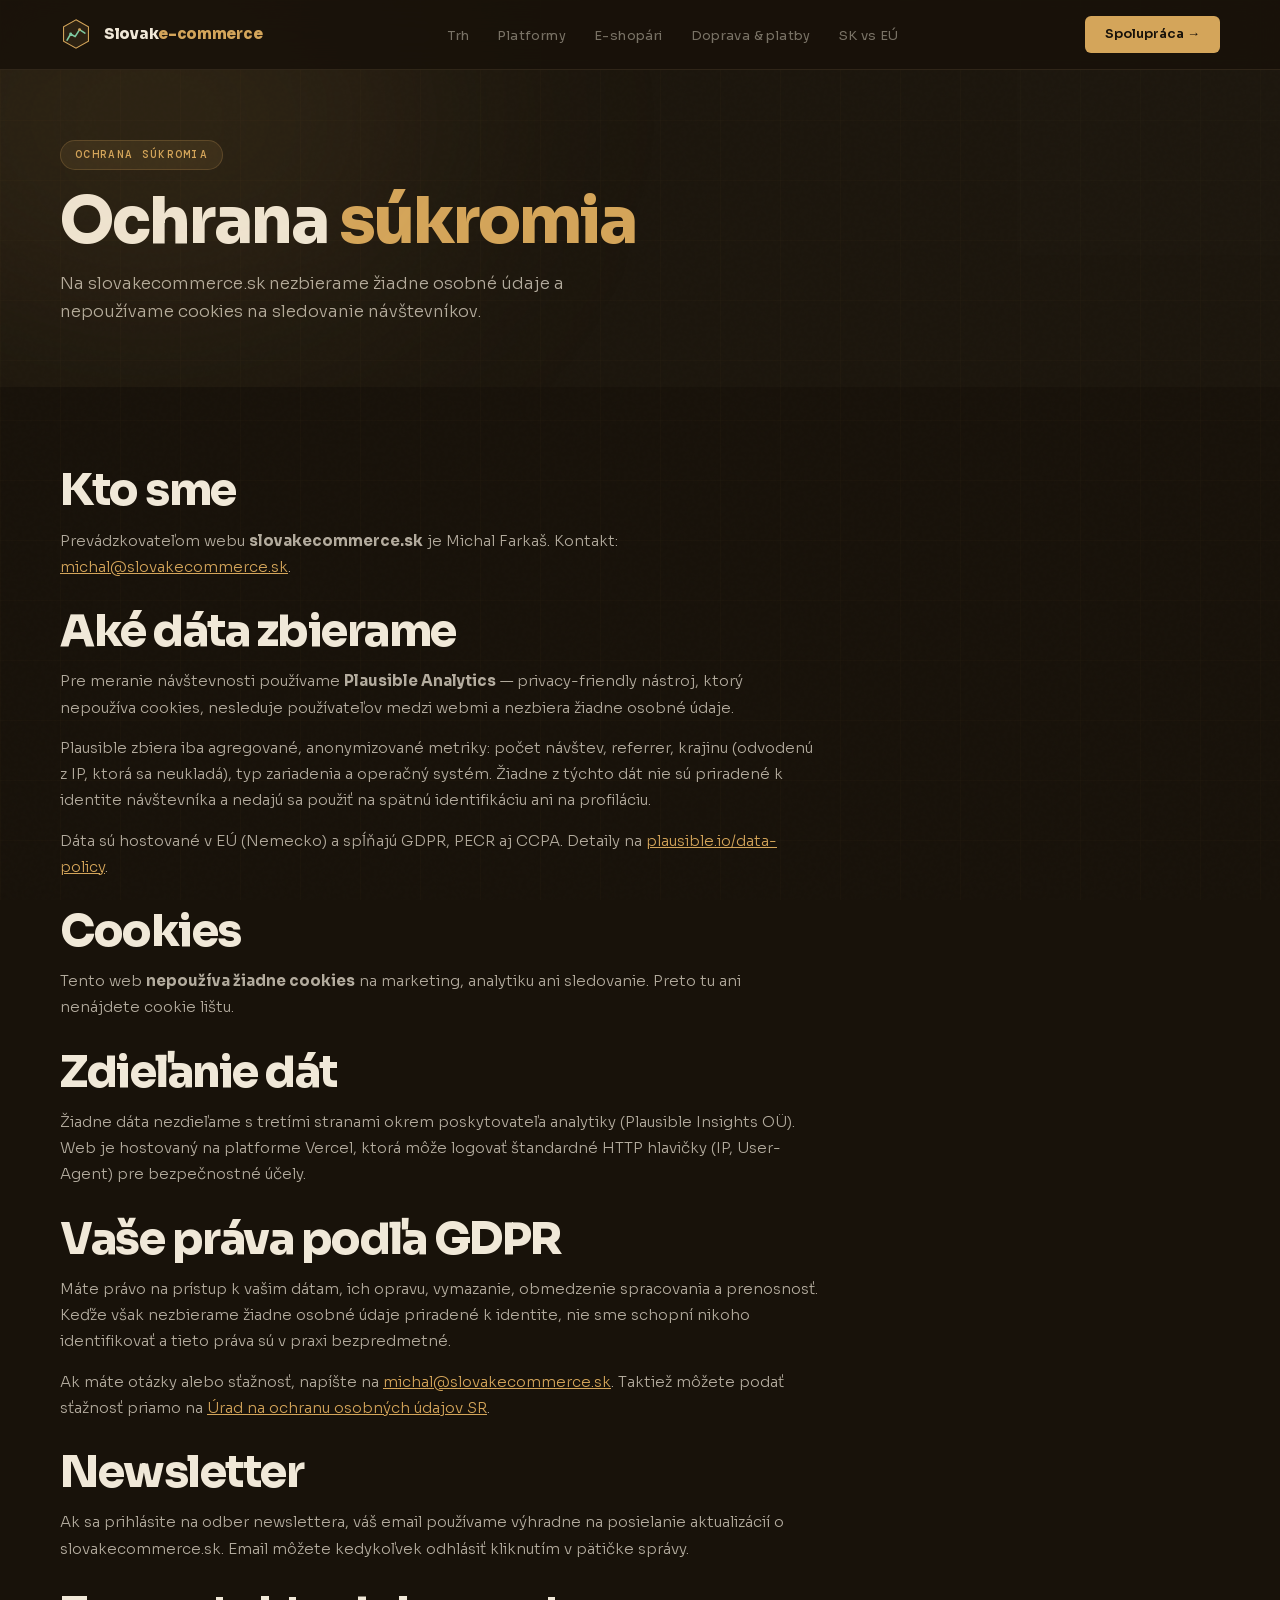
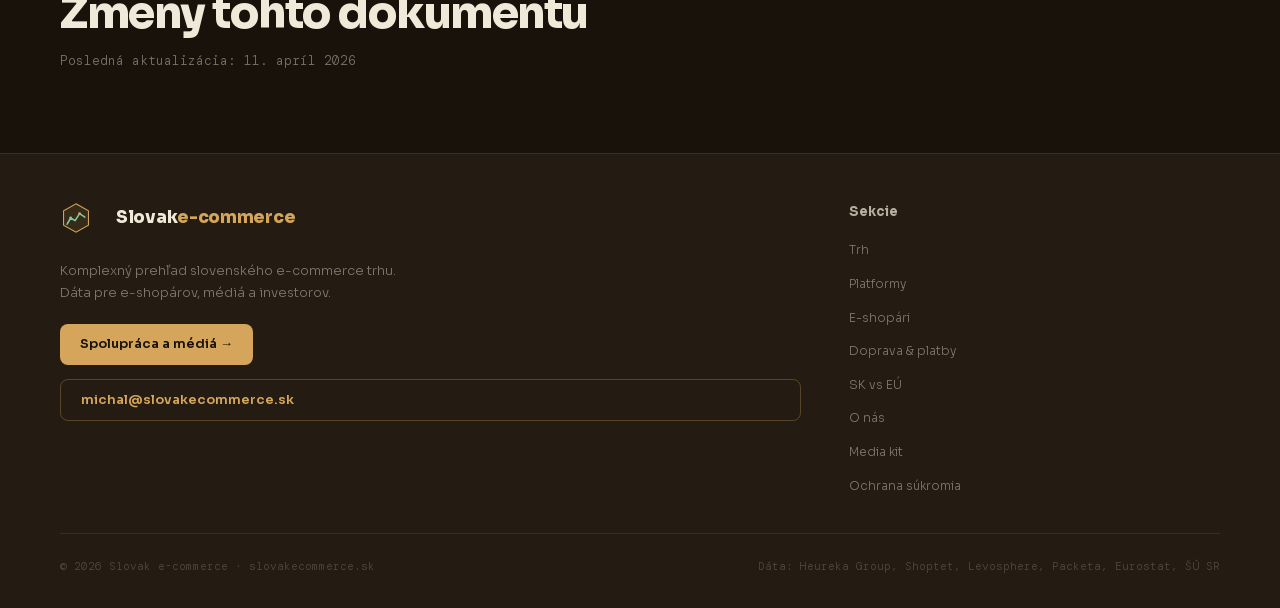
<file: privacy.html>
<!DOCTYPE html>
<html lang="sk">
<head>
<meta charset="UTF-8">
<meta name="viewport" content="width=device-width, initial-scale=1.0">
<title>Ochrana súkromia | Slovak e-commerce</title>

<meta property="og:type" content="article">
<meta property="og:site_name" content="Slovak e-commerce">
<meta property="og:locale" content="sk_SK">
<meta property="og:title" content="Ochrana súkromia | Slovak e-commerce">
<meta property="og:description" content="Ako nakladáme s dátami návštevníkov slovakecommerce.sk. Plausible Analytics, žiadne cookies, GDPR.">
<meta property="og:url" content="https://slovakecommerce.sk/privacy.html">
<meta property="og:image" content="https://slovakecommerce.sk/og-cover.png">
<meta property="og:image:width" content="1200">
<meta property="og:image:height" content="630">
<meta property="og:image:alt" content="Slovenský e-commerce 2026 – cover s kľúčovými štatistikami">
<meta name="twitter:card" content="summary_large_image">
<meta name="twitter:title" content="Ochrana súkromia | Slovak e-commerce">
<meta name="twitter:description" content="Ako nakladáme s dátami návštevníkov slovakecommerce.sk. Plausible Analytics, žiadne cookies, GDPR.">
<meta name="twitter:image" content="https://slovakecommerce.sk/og-cover.png">
<meta name="description" content="Ako nakladáme s dátami návštevníkov slovakecommerce.sk. Plausible Analytics, žiadne cookies, GDPR.">
<link rel="canonical" href="https://slovakecommerce.sk/privacy.html">
<meta name="robots" content="index,follow">
<link rel="stylesheet" href="/css/style.css">
<script defer data-domain="slovakecommerce.sk" src="https://plausible.io/js/script.outbound-links.tagged-events.js"></script>
    <link rel="preload" href="/fonts/sora-800-latin.woff2" as="font" type="font/woff2" crossorigin>
    <link rel="stylesheet" href="/css/fonts.css">
</head>
<body data-page="privacy">
<nav><a href="/index.html" class="logo"><svg width="32" height="32" viewBox="0 0 36 36" fill="none" xmlns="http://www.w3.org/2000/svg"><path d="M18 2L32 10V26L18 34L4 26V10L18 2Z" fill="rgba(212,165,90,0.10)" stroke="#d4a55a" stroke-width="1.2"/><polyline points="8,25 12,18 17,21 22,13 28,17" fill="none" stroke="#7ec8a0" stroke-width="1.8" stroke-linecap="round" stroke-linejoin="round"/><circle cx="12" cy="18" r="1.6" fill="#7ec8a0"/><circle cx="22" cy="13" r="1.6" fill="#d4a55a"/></svg><div class="logo-text">Slovak<span>e-commerce</span></div></a><ul class="nav-links"><li><a href="/trh.html">Trh</a></li><li><a href="/platformy.html">Platformy</a></li><li><a href="/eshopari.html">E-shopári</a></li><li><a href="/doprava.html">Doprava & platby</a></li><li><a href="/sk-vs-eu.html">SK vs EÚ</a></li></ul><a href="mailto:pr@slovakecommerce.sk" class="nav-cta plausible-event-name=Email+Click">Spolupráca →</a></nav>

<section class="page-header">
  <div class="page-header-glow ph-glow-1"></div>
  <div class="page-tag">Ochrana súkromia</div>
  <h1 class="page-title">Ochrana <span>súkromia</span></h1>
  <p class="page-lead">Na slovakecommerce.sk nezbierame žiadne osobné údaje a nepoužívame cookies na sledovanie návštevníkov.</p>
</section>

<section>
  <div style="max-width:760px;">

    <h2>Kto sme</h2>
    <p style="font-size:15px;color:var(--white70);line-height:1.75;margin-bottom:28px;">
      Prevádzkovateľom webu <strong>slovakecommerce.sk</strong> je Michal Farkaš. Kontakt:
      <a class="plausible-event-name=Email+Click" href="mailto:michal@slovakecommerce.sk" style="color:var(--blue);">michal@slovakecommerce.sk</a>.
    </p>

    <h2>Aké dáta zbierame</h2>
    <p style="font-size:15px;color:var(--white70);line-height:1.75;margin-bottom:14px;">
      Pre meranie návštevnosti používame <strong>Plausible Analytics</strong> &mdash; privacy-friendly nástroj,
      ktorý nepoužíva cookies, nesleduje používateľov medzi webmi a nezbiera žiadne osobné údaje.
    </p>
    <p style="font-size:15px;color:var(--white70);line-height:1.75;margin-bottom:14px;">
      Plausible zbiera iba agregované, anonymizované metriky: počet návštev, referrer, krajinu (odvodenú z IP,
      ktorá sa neukladá), typ zariadenia a operačný systém. Žiadne z týchto dát nie sú priradené k identite
      návštevníka a nedajú sa použiť na spätnú identifikáciu ani na profiláciu.
    </p>
    <p style="font-size:15px;color:var(--white70);line-height:1.75;margin-bottom:28px;">
      Dáta sú hostované v EÚ (Nemecko) a spĺňajú GDPR, PECR aj CCPA.
      Detaily na <a href="https://plausible.io/data-policy" style="color:var(--blue);" rel="noopener">plausible.io/data-policy</a>.
    </p>

    <h2>Cookies</h2>
    <p style="font-size:15px;color:var(--white70);line-height:1.75;margin-bottom:28px;">
      Tento web <strong>nepoužíva žiadne cookies</strong> na marketing, analytiku ani sledovanie.
      Preto tu ani nenájdete cookie lištu.
    </p>

    <h2>Zdieľanie dát</h2>
    <p style="font-size:15px;color:var(--white70);line-height:1.75;margin-bottom:28px;">
      Žiadne dáta nezdieľame s tretími stranami okrem poskytovateľa analytiky (Plausible Insights OÜ).
      Web je hostovaný na platforme Vercel, ktorá môže logovať štandardné HTTP hlavičky (IP, User-Agent)
      pre bezpečnostné účely.
    </p>

    <h2>Vaše práva podľa GDPR</h2>
    <p style="font-size:15px;color:var(--white70);line-height:1.75;margin-bottom:14px;">
      Máte právo na prístup k vašim dátam, ich opravu, vymazanie, obmedzenie spracovania a prenosnosť.
      Keďže však nezbierame žiadne osobné údaje priradené k identite, nie sme schopní nikoho identifikovať
      a tieto práva sú v praxi bezpredmetné.
    </p>
    <p style="font-size:15px;color:var(--white70);line-height:1.75;margin-bottom:28px;">
      Ak máte otázky alebo sťažnosť, napíšte na
      <a class="plausible-event-name=Email+Click" href="mailto:michal@slovakecommerce.sk" style="color:var(--blue);">michal@slovakecommerce.sk</a>.
      Taktiež môžete podať sťažnosť priamo na
      <a href="https://dataprotection.gov.sk/" style="color:var(--blue);" rel="noopener">Úrad na ochranu osobných údajov SR</a>.
    </p>

    <h2>Newsletter</h2>
    <p style="font-size:15px;color:var(--white70);line-height:1.75;margin-bottom:28px;">
      Ak sa prihlásite na odber newslettera, váš email používame výhradne na posielanie aktualizácií
      o slovakecommerce.sk. Email môžete kedykoľvek odhlásiť kliknutím v pätičke správy.
    </p>

    <h2>Zmeny tohto dokumentu</h2>
    <p style="font-size:13px;color:var(--white40);line-height:1.75;font-family:'DM Mono',monospace;">
      Posledná aktualizácia: 11. apríl 2026
    </p>

  </div>
</section>

<footer><div class="footer-top"><div><a href="/index.html" class="logo" style="margin-bottom:14px;display:inline-flex;"><svg width="32" height="32" viewBox="0 0 36 36" fill="none" xmlns="http://www.w3.org/2000/svg"><path d="M18 2L32 10V26L18 34L4 26V10L18 2Z" fill="rgba(212,165,90,0.10)" stroke="#d4a55a" stroke-width="1.2"/><polyline points="8,25 12,18 17,21 22,13 28,17" fill="none" stroke="#7ec8a0" stroke-width="1.8" stroke-linecap="round" stroke-linejoin="round"/><circle cx="12" cy="18" r="1.6" fill="#7ec8a0"/><circle cx="22" cy="13" r="1.6" fill="#d4a55a"/></svg><span class="logo-text" style="font-size:17px;margin-left:12px;">Slovak<span>e-commerce</span></span></a><p class="footer-desc">Komplexný prehľad slovenského e-commerce trhu. Dáta pre e-shopárov, médiá a investorov.</p><a href="mailto:pr@slovakecommerce.sk" class="footer-cta plausible-event-name=Email+Click">Spolupráca a médiá →</a><a href="mailto:michal@slovakecommerce.sk" class="footer-cta outline plausible-event-name=Email+Click" style="margin-top:6px;">michal@slovakecommerce.sk</a></div><div class="footer-col"><h4>Sekcie</h4><ul class="footer-links"><li><a href="/trh.html">Trh</a></li><li><a href="/platformy.html">Platformy</a></li><li><a href="/eshopari.html">E-shopári</a></li><li><a href="/doprava.html">Doprava & platby</a></li><li><a href="/sk-vs-eu.html">SK vs EÚ</a></li><li><a href="/onas/">O nás</a></li><li><a href="/mediakit/">Media kit</a></li><li><a href="/privacy.html">Ochrana súkromia</a></li></ul></div></div><div class="footer-bottom"><div class="footer-copy">© 2026 Slovak e-commerce · slovakecommerce.sk</div><div class="footer-copy">Dáta: Heureka Group, Shoptet, Levosphere, Packeta, Eurostat, ŠÚ SR</div></div></footer>
<script defer src="/js/nav.js"></script>
</body>
</html>
</file>
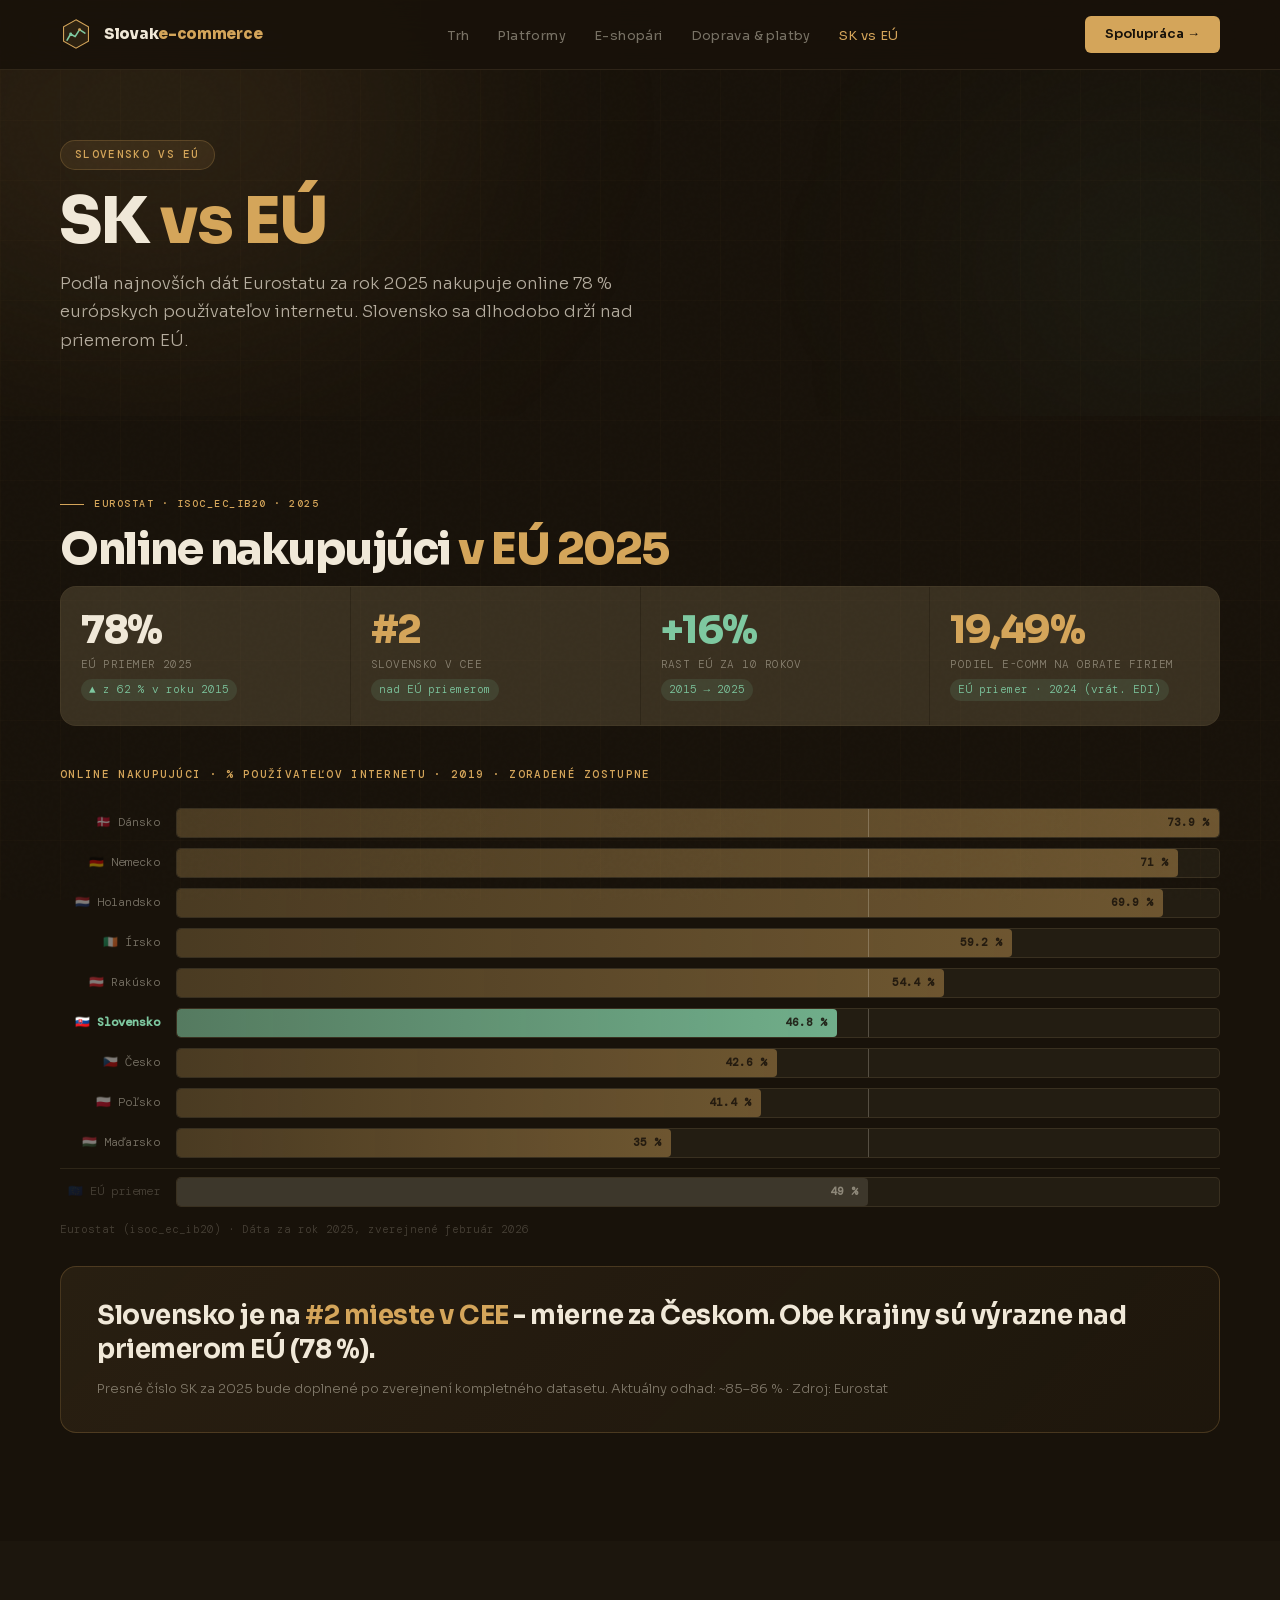
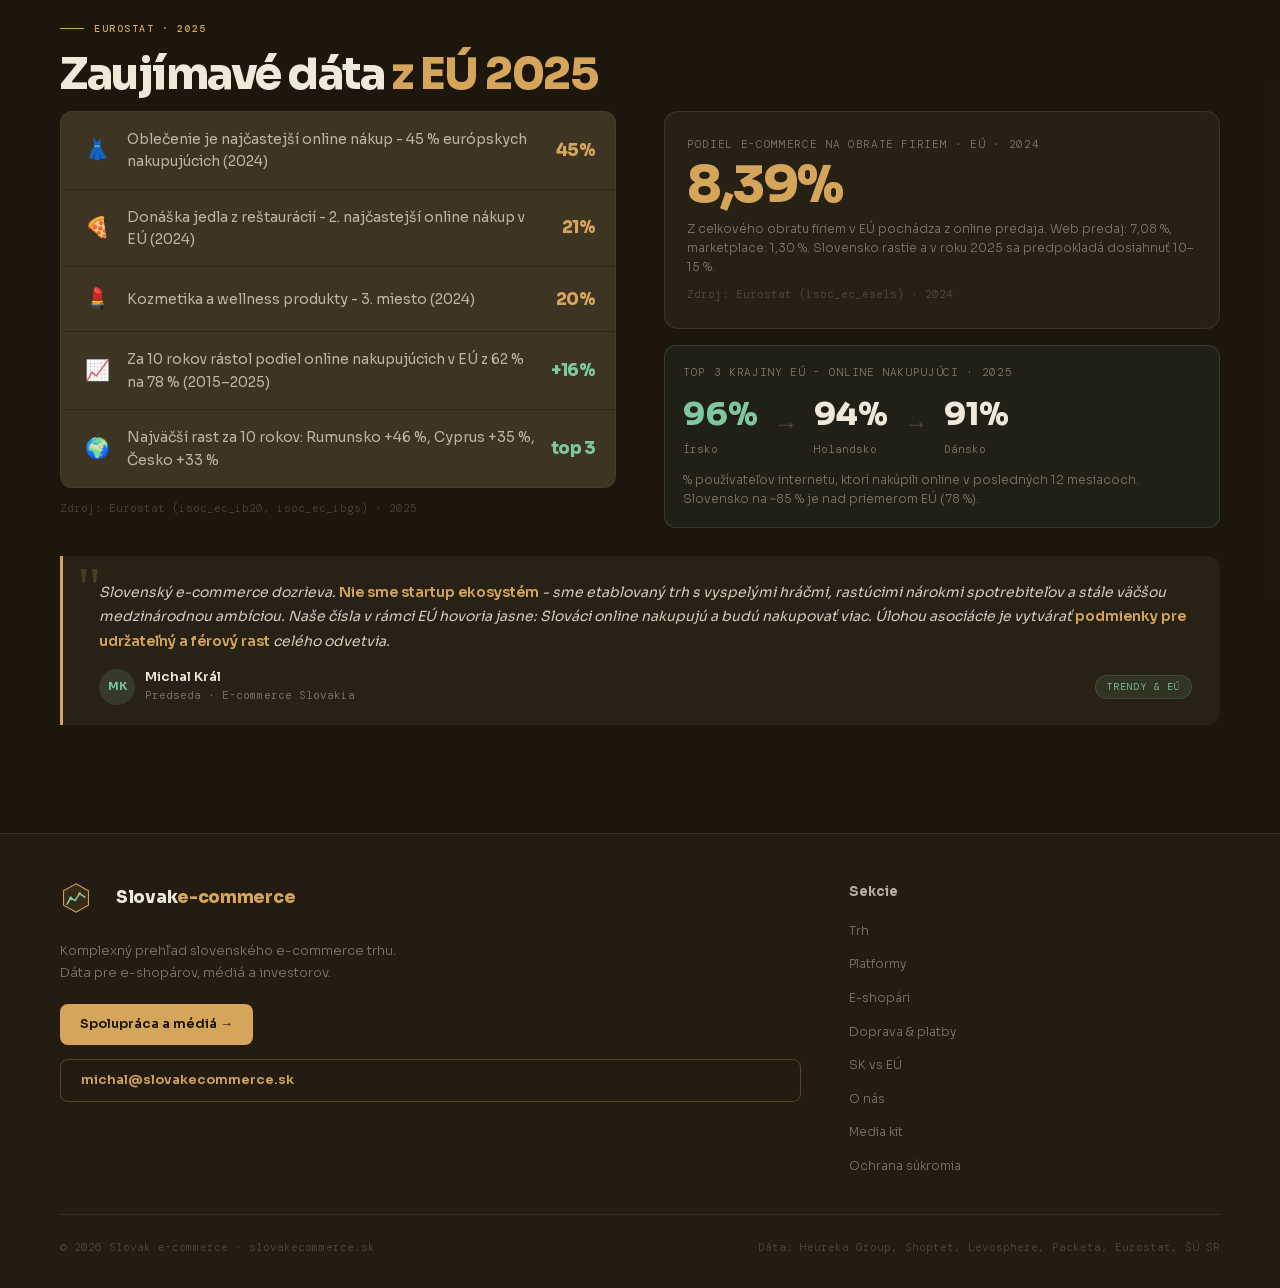
<file: sk-vs-eu.html>
<!DOCTYPE html>
<html lang="sk">
<head>

<meta charset="UTF-8"><meta name="viewport" content="width=device-width, initial-scale=1.0">
<title>SK vs EÚ | Slovenská e-commerce 2025</title>

<meta property="og:type" content="article">
<meta property="og:site_name" content="Slovak e-commerce">
<meta property="og:locale" content="sk_SK">
<meta property="og:title" content="SK vs EÚ | Slovenský e-commerce 2026">
<meta property="og:description" content="Ako si Slovensko stojí v online nákupoch v porovnaní s EÚ. Live dáta z Eurostat isoc_ec_ib20.">
<meta property="og:url" content="https://slovakecommerce.sk/sk-vs-eu.html">
<meta property="og:image" content="https://slovakecommerce.sk/og-cover.png">
<meta property="og:image:width" content="1200">
<meta property="og:image:height" content="630">
<meta property="og:image:alt" content="Slovenský e-commerce 2026 – cover s kľúčovými štatistikami">
<meta name="twitter:card" content="summary_large_image">
<meta name="twitter:title" content="SK vs EÚ | Slovenský e-commerce 2026">
<meta name="twitter:description" content="Ako si Slovensko stojí v online nákupoch v porovnaní s EÚ. Live dáta z Eurostat isoc_ec_ib20.">
<meta name="twitter:image" content="https://slovakecommerce.sk/og-cover.png">
<meta name="description" content="Ako si Slovensko stojí v online nákupoch v porovnaní s EÚ. Live dáta z Eurostat isoc_ec_ib20.">
<script defer data-domain="slovakecommerce.sk" src="https://plausible.io/js/script.outbound-links.tagged-events.js"></script>
    <link rel="stylesheet" href="/css/style.css">
    <link rel="preload" href="/fonts/sora-800-latin.woff2" as="font" type="font/woff2" crossorigin>
    <link rel="stylesheet" href="/css/fonts.css">
</head>
<body data-page="sk-vs-eu">
<nav><a href="/index.html" class="logo"><svg width="32" height="32" viewBox="0 0 36 36" fill="none" xmlns="http://www.w3.org/2000/svg"><path d="M18 2L32 10V26L18 34L4 26V10L18 2Z" fill="rgba(212,165,90,0.10)" stroke="#d4a55a" stroke-width="1.2"/><polyline points="8,25 12,18 17,21 22,13 28,17" fill="none" stroke="#7ec8a0" stroke-width="1.8" stroke-linecap="round" stroke-linejoin="round"/><circle cx="12" cy="18" r="1.6" fill="#7ec8a0"/><circle cx="22" cy="13" r="1.6" fill="#d4a55a"/></svg><div class="logo-text">Slovak<span>e-commerce</span></div></a><ul class="nav-links"><li><a href="/trh.html">Trh</a></li><li><a href="/platformy.html">Platformy</a></li><li><a href="/eshopari.html">E-shopári</a></li><li><a href="/doprava.html">Doprava & platby</a></li><li><a href="/sk-vs-eu.html">SK vs EÚ</a></li></ul><a href="mailto:pr@slovakecommerce.sk" class="nav-cta plausible-event-name=Email+Click">Spolupráca →</a></nav>

<div class="page-header">
  <div class="page-header-glow ph-glow-1"></div>
  <div class="page-header-glow ph-glow-2"></div>
  <div class="page-tag">Slovensko vs EÚ</div>
  <h1 class="page-title fade-up">SK <span>vs EÚ</span></h1>
  <p class="page-lead fade-up delay-1">Podľa najnovších dát Eurostatu za rok 2025 nakupuje online 78 % európskych používateľov internetu. Slovensko sa dlhodobo drží nad priemerom EÚ.</p>
</div>

<!-- KĽÚČOVÉ FAKTY -->
<section id="fakty">
  <div class="section-tag">Eurostat · isoc_ec_ib20 · 2025</div>
  <h2>Online nakupujúci <span>v EÚ 2025</span></h2>

  <div class="kpi-strip" style="margin-bottom:32px;">
    <div class="kpi-item">
      <div class="kpi-num white">78%</div>
      <div class="kpi-label">EÚ priemer 2025</div>
      <div class="kpi-change up">▲ z 62 % v roku 2015</div>
    </div>
    <div class="kpi-item">
      <div class="kpi-num">#2</div>
      <div class="kpi-label">Slovensko v CEE</div>
      <div class="kpi-change up">nad EÚ priemerom</div>
    </div>
    <div class="kpi-item">
      <div class="kpi-num lime">+16%</div>
      <div class="kpi-label">Rast EÚ za 10 rokov</div>
      <div class="kpi-change up">2015 → 2025</div>
    </div>
    <div class="kpi-item">
      <div class="kpi-num">19,49%</div>
      <div class="kpi-label">Podiel e-comm na obrate firiem</div>
      <div class="kpi-change up">EÚ priemer · 2024 (vrát. EDI)</div>
    </div>
  </div>

  <!-- EUROSTAT BAR CHART -->
  <div class="ec-live-section">
    <div class="ec-live-title">Online nakupujúci · % používateľov internetu · <span id="ec-year">2025</span> · zoradené zostupne</div>
    <div id="eu-comparison-widget"></div>
    <div class="ec-live-source" id="ec-source">Zdroj: Eurostat · Dáta za rok 2025, zverejnené február 2026</div>
  </div>

  <div class="highlight-box" style="margin-top:28px;">
    <div class="big-quote">Slovensko je na <span>#2 mieste v CEE</span> - mierne za Českom. Obe krajiny sú výrazne nad priemerom EÚ (78 %).</div>
    <p style="font-size:13px;color:var(--white40);margin-top:8px;">Presné číslo SK za 2025 bude doplnené po zverejnení kompletného datasetu. Aktuálny odhad: ~85–86 % · Zdroj: Eurostat</p>
  </div>
</section>

<!-- ZAUJÍMAVÉ FAKTY -->
<section id="fakty-eu">
  <div class="section-tag">Eurostat · 2025</div>
  <h2>Zaujímavé dáta <span>z EÚ 2025</span></h2>

  <div class="two-col">
    <div>
      <div class="trend-list">
        <div class="trend-item">
          <span style="font-size:20px;width:32px;text-align:center;flex-shrink:0;">👗</span>
          <span class="trend-name">Oblečenie je najčastejší online nákup - 45 % európskych nakupujúcich (2024)</span>
          <span class="trend-val" style="color:var(--blue)">45%</span>
        </div>
        <div class="trend-item">
          <span style="font-size:20px;width:32px;text-align:center;flex-shrink:0;">🍕</span>
          <span class="trend-name">Donáška jedla z reštaurácií - 2. najčastejší online nákup v EÚ (2024)</span>
          <span class="trend-val" style="color:var(--blue)">21%</span>
        </div>
        <div class="trend-item">
          <span style="font-size:20px;width:32px;text-align:center;flex-shrink:0;">💄</span>
          <span class="trend-name">Kozmetika a wellness produkty - 3. miesto (2024)</span>
          <span class="trend-val" style="color:var(--blue)">20%</span>
        </div>
        <div class="trend-item">
          <span style="font-size:20px;width:32px;text-align:center;flex-shrink:0;">📈</span>
          <span class="trend-name">Za 10 rokov rástol podiel online nakupujúcich v EÚ z 62 % na 78 % (2015–2025)</span>
          <span class="trend-val up">+16%</span>
        </div>
        <div class="trend-item">
          <span style="font-size:20px;width:32px;text-align:center;flex-shrink:0;">🌍</span>
          <span class="trend-name">Najväčší rast za 10 rokov: Rumunsko +46 %, Cyprus +35 %, Česko +33 %</span>
          <span class="trend-val up">top 3</span>
        </div>
      </div>
      <p style="font-size:11px;color:var(--white20);font-family:'DM Mono',monospace;margin-top:12px;">Zdroj: Eurostat (isoc_ec_ib20, isoc_ec_ibgs) · 2025</p>
    </div>

    <div>
      <div class="stat-widget" style="margin-bottom:16px;">
        <div class="sw-label">Podiel e-commerce na obrate firiem · EÚ · 2024</div>
        <div class="sw-val">8,39%</div>
        <div class="sw-sub" style="margin-top:8px;">Z celkového obratu firiem v EÚ pochádza z online predaja. Web predaj: 7,08 %, marketplace: 1,30 %. Slovensko rastie a v roku 2025 sa predpokladá dosiahnuť 10–15 %.</div>
        <p style="font-size:11px;color:var(--white20);font-family:'DM Mono',monospace;margin-top:10px;">Zdroj: Eurostat (isoc_ec_esels) · 2024</p>
      </div>
      <div style="background:rgba(126,200,160,0.06);border:1px solid rgba(126,200,160,0.18);border-radius:12px;padding:18px;">
        <div class="sw-label" style="margin-bottom:8px;">Top 3 krajiny EÚ - online nakupujúci · 2025</div>
        <div style="display:flex;gap:16px;align-items:center;">
          <div>
            <div style="font-size:32px;font-family:'Sora',sans-serif;font-weight:800;color:var(--lime);">96%</div>
            <div style="font-size:11px;color:var(--white40);font-family:'DM Mono',monospace;">Írsko</div>
          </div>
          <div style="font-size:24px;color:var(--white20);">→</div>
          <div>
            <div style="font-size:32px;font-family:'Sora',sans-serif;font-weight:800;color:var(--white);">94%</div>
            <div style="font-size:11px;color:var(--white40);font-family:'DM Mono',monospace;">Holandsko</div>
          </div>
          <div style="font-size:24px;color:var(--white20);">→</div>
          <div>
            <div style="font-size:32px;font-family:'Sora',sans-serif;font-weight:800;color:var(--white);">91%</div>
            <div style="font-size:11px;color:var(--white40);font-family:'DM Mono',monospace;">Dánsko</div>
          </div>
        </div>
        <p style="font-size:12px;color:var(--white40);margin-top:12px;line-height:1.6;">% používateľov internetu, ktorí nakúpili online v posledných 12 mesiacoch. Slovensko na ~85 % je nad priemerom EÚ (78 %).</p>
      </div>
    </div>
  </div>

  <div class="quote-full">
    <div class="quote-full-mark">"</div>
    <div class="quote-text" style="font-style:italic;">Slovenský e-commerce dozrieva. <em>Nie sme startup ekosystém</em> - sme etablovaný trh s vyspelými hráčmi, rastúcimi nárokmi spotrebiteľov a stále väčšou medzinárodnou ambíciou. Naše čísla v rámci EÚ hovoria jasne: Slováci online nakupujú a budú nakupovať viac. Úlohou asociácie je vytvárať <em>podmienky pre udržateľný a férový rast</em> celého odvetvia.</div>
    <div class="quote-author">
      <div class="quote-avatar" style="background:rgba(126,200,160,0.15);color:#7ec8a0;">MK</div>
      <div><div class="quote-name">Michal Král</div><div class="quote-role">Predseda · E-commerce Slovakia</div></div>
      <div class="quote-tag sage-tag">Trendy & EÚ</div>
    </div>
  </div>
</section>

<script defer src="/js/eurostat-widget.js"></script>

<footer><div class="footer-top"><div><a href="/index.html" class="logo" style="margin-bottom:14px;display:inline-flex;"><svg width="32" height="32" viewBox="0 0 36 36" fill="none" xmlns="http://www.w3.org/2000/svg"><path d="M18 2L32 10V26L18 34L4 26V10L18 2Z" fill="rgba(212,165,90,0.10)" stroke="#d4a55a" stroke-width="1.2"/><polyline points="8,25 12,18 17,21 22,13 28,17" fill="none" stroke="#7ec8a0" stroke-width="1.8" stroke-linecap="round" stroke-linejoin="round"/><circle cx="12" cy="18" r="1.6" fill="#7ec8a0"/><circle cx="22" cy="13" r="1.6" fill="#d4a55a"/></svg><span class="logo-text" style="font-size:17px;margin-left:12px;">Slovak<span>e-commerce</span></span></a><p class="footer-desc">Komplexný prehľad slovenského e-commerce trhu. Dáta pre e-shopárov, médiá a investorov.</p><a href="mailto:pr@slovakecommerce.sk" class="footer-cta plausible-event-name=Email+Click">Spolupráca a médiá →</a><a href="mailto:michal@slovakecommerce.sk" class="footer-cta outline plausible-event-name=Email+Click" style="margin-top:6px;">michal@slovakecommerce.sk</a></div><div class="footer-col"><h4>Sekcie</h4><ul class="footer-links"><li><a href="/trh.html">Trh</a></li><li><a href="/platformy.html">Platformy</a></li><li><a href="/eshopari.html">E-shopári</a></li><li><a href="/doprava.html">Doprava & platby</a></li><li><a href="/sk-vs-eu.html">SK vs EÚ</a></li><li><a href="/onas/">O nás</a></li><li><a href="/mediakit/">Media kit</a></li><li><a href="/privacy.html">Ochrana súkromia</a></li></ul></div></div><div class="footer-bottom"><div class="footer-copy">© 2026 Slovak e-commerce · slovakecommerce.sk</div><div class="footer-copy">Dáta: Heureka Group, Shoptet, Levosphere, Packeta, Eurostat, ŠÚ SR</div></div></footer>
<script defer src="/js/nav.js"></script>
</body>
</html>
</file>
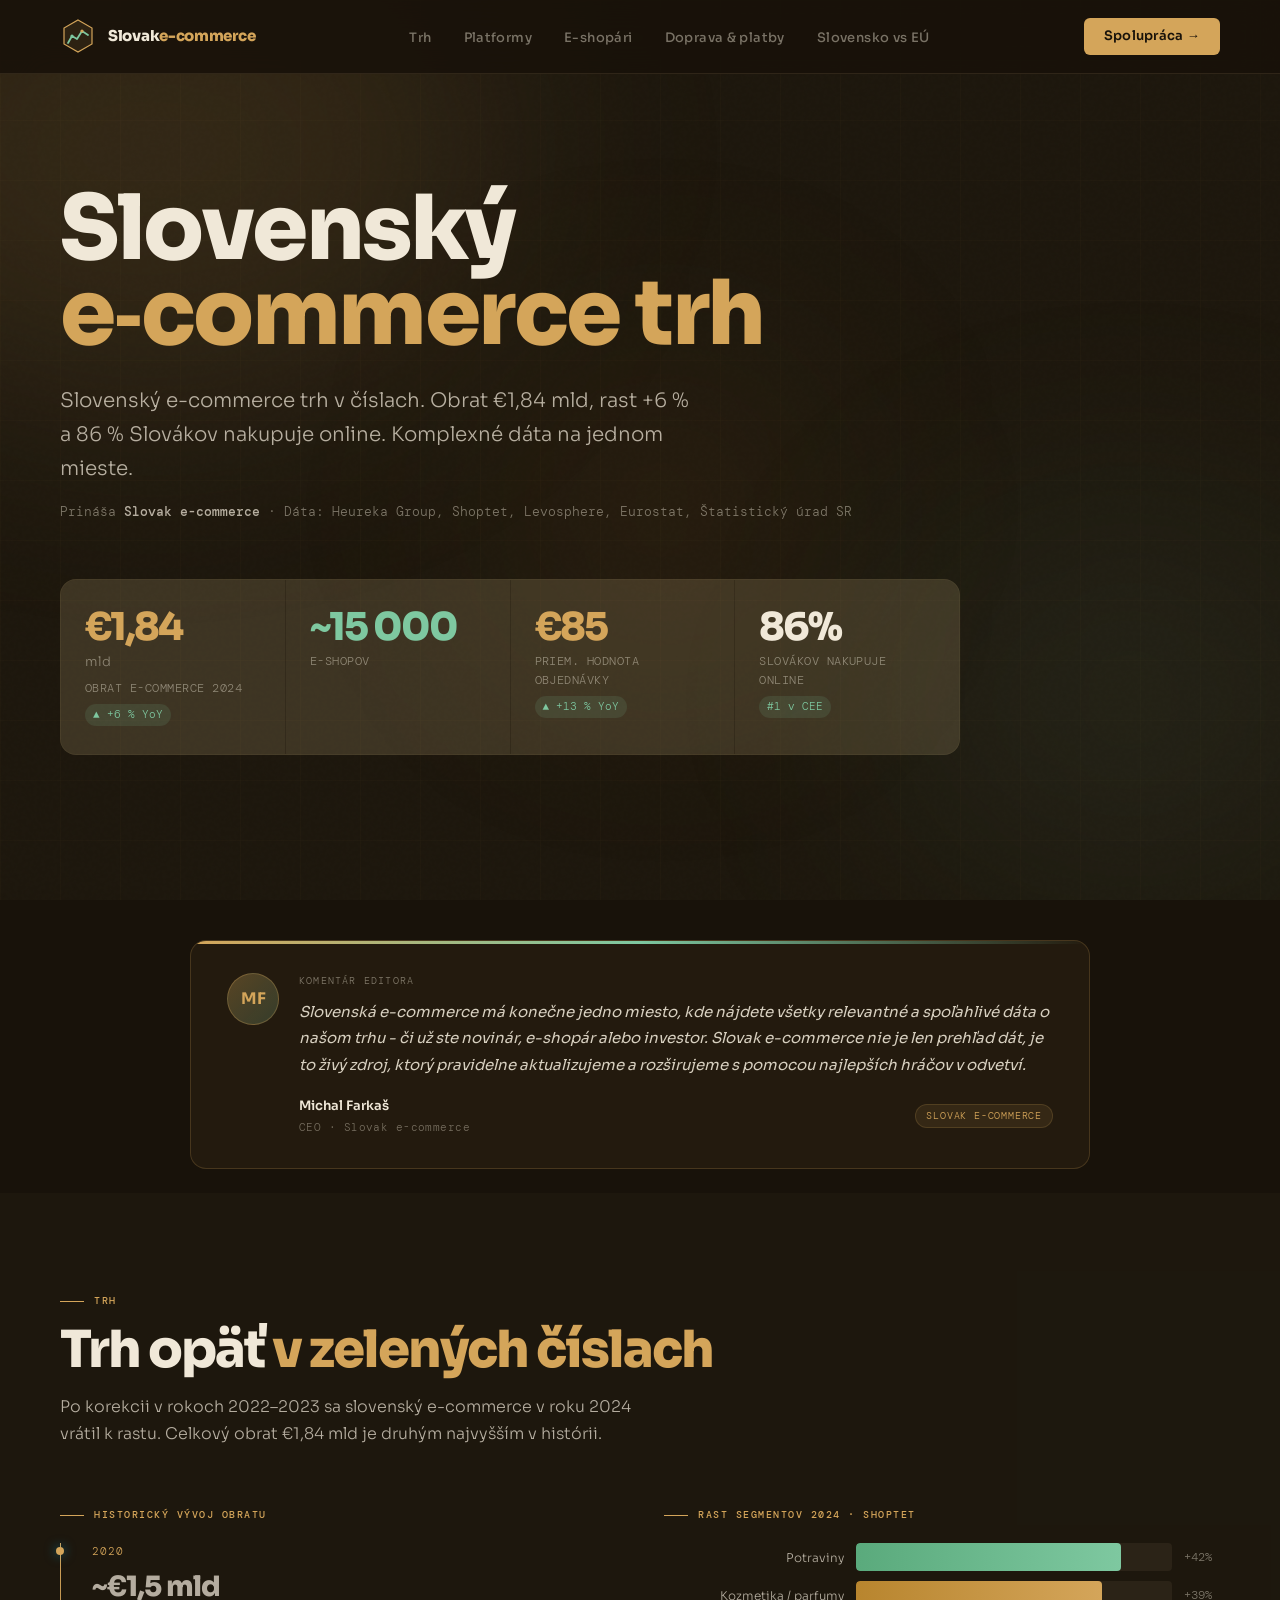
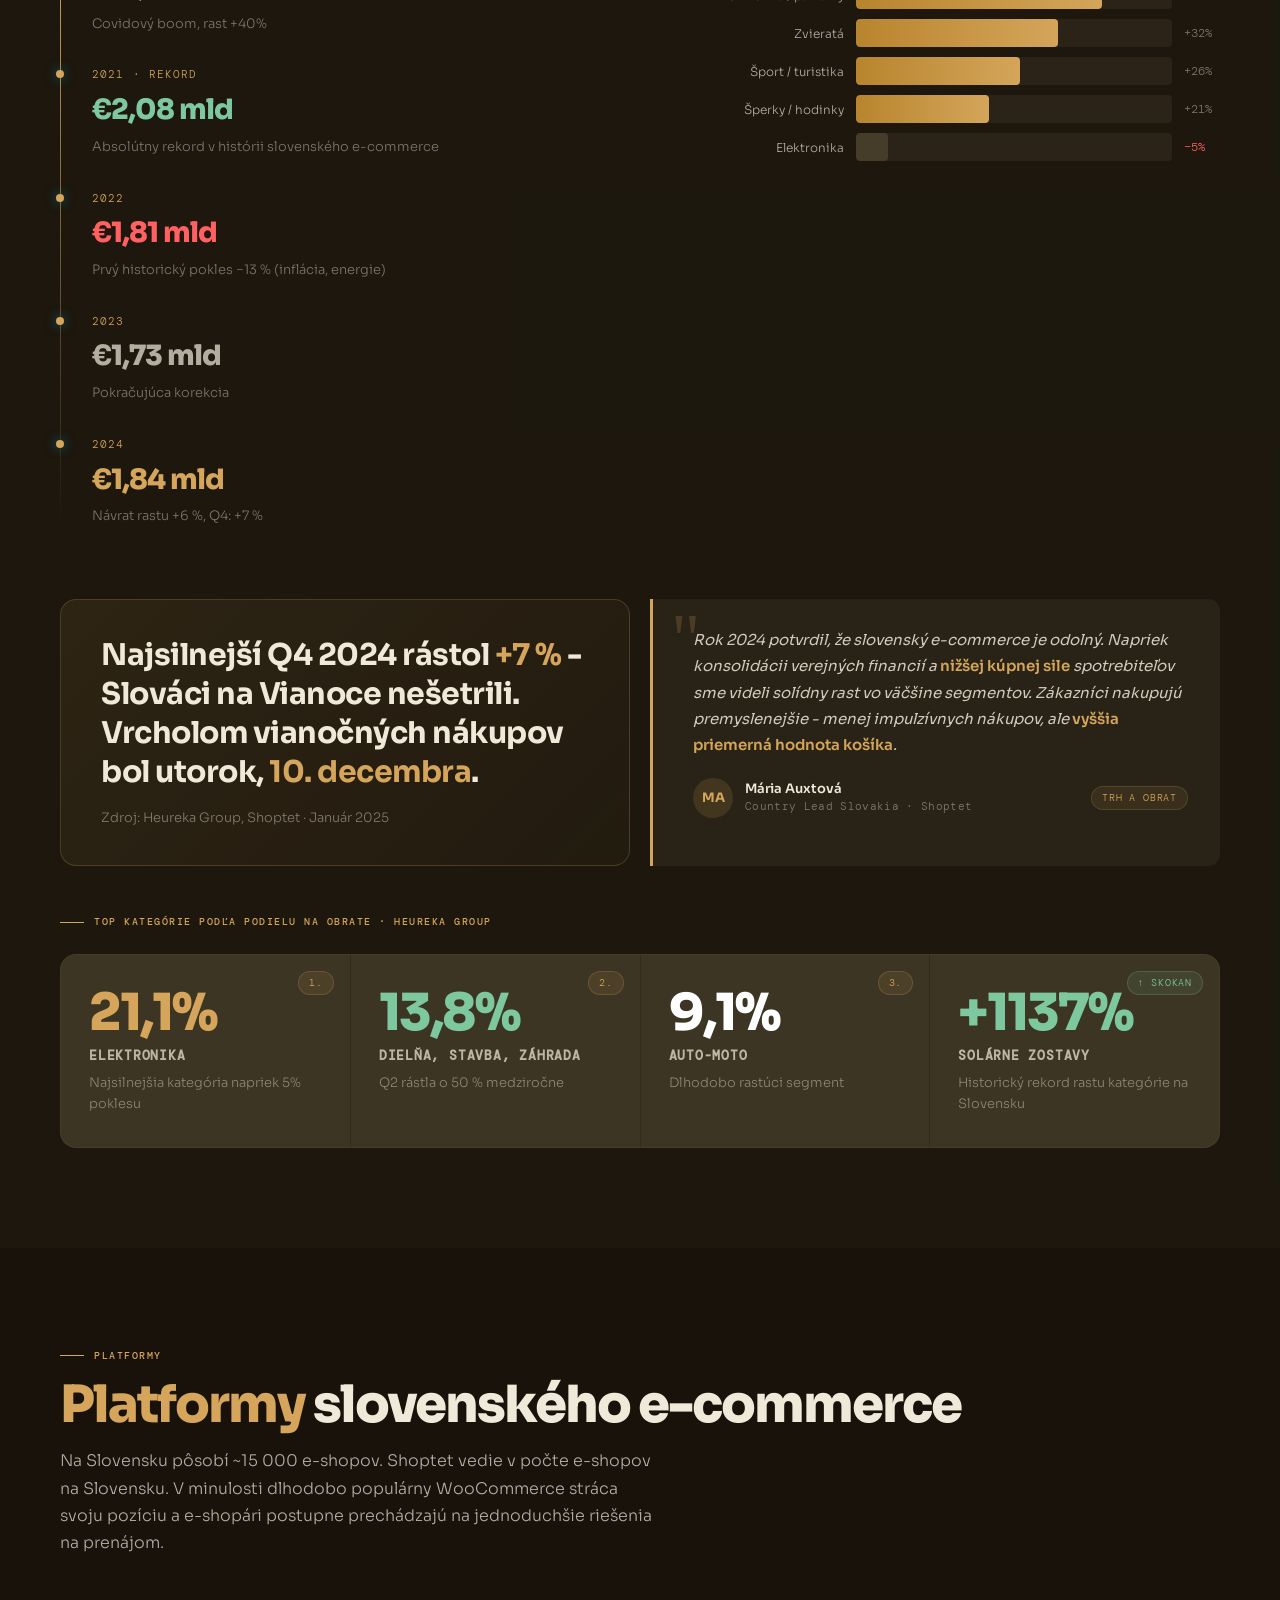
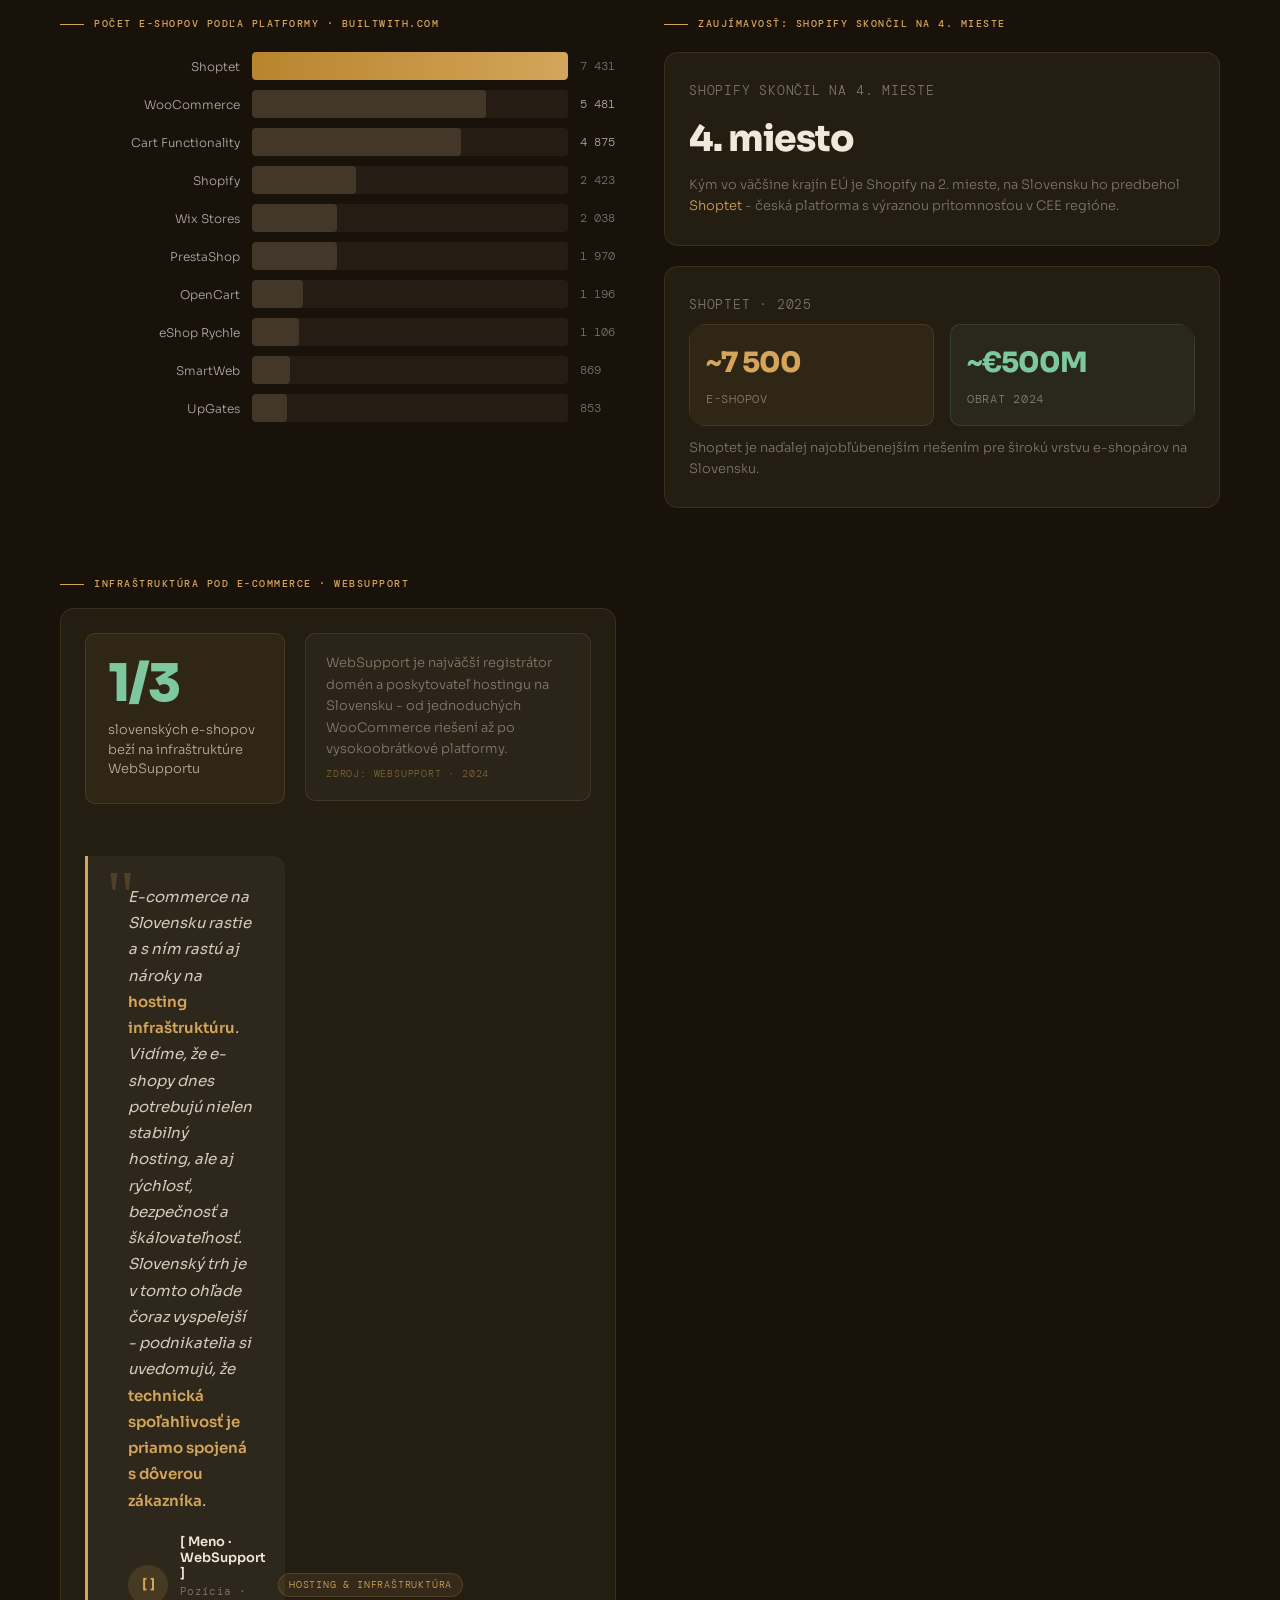
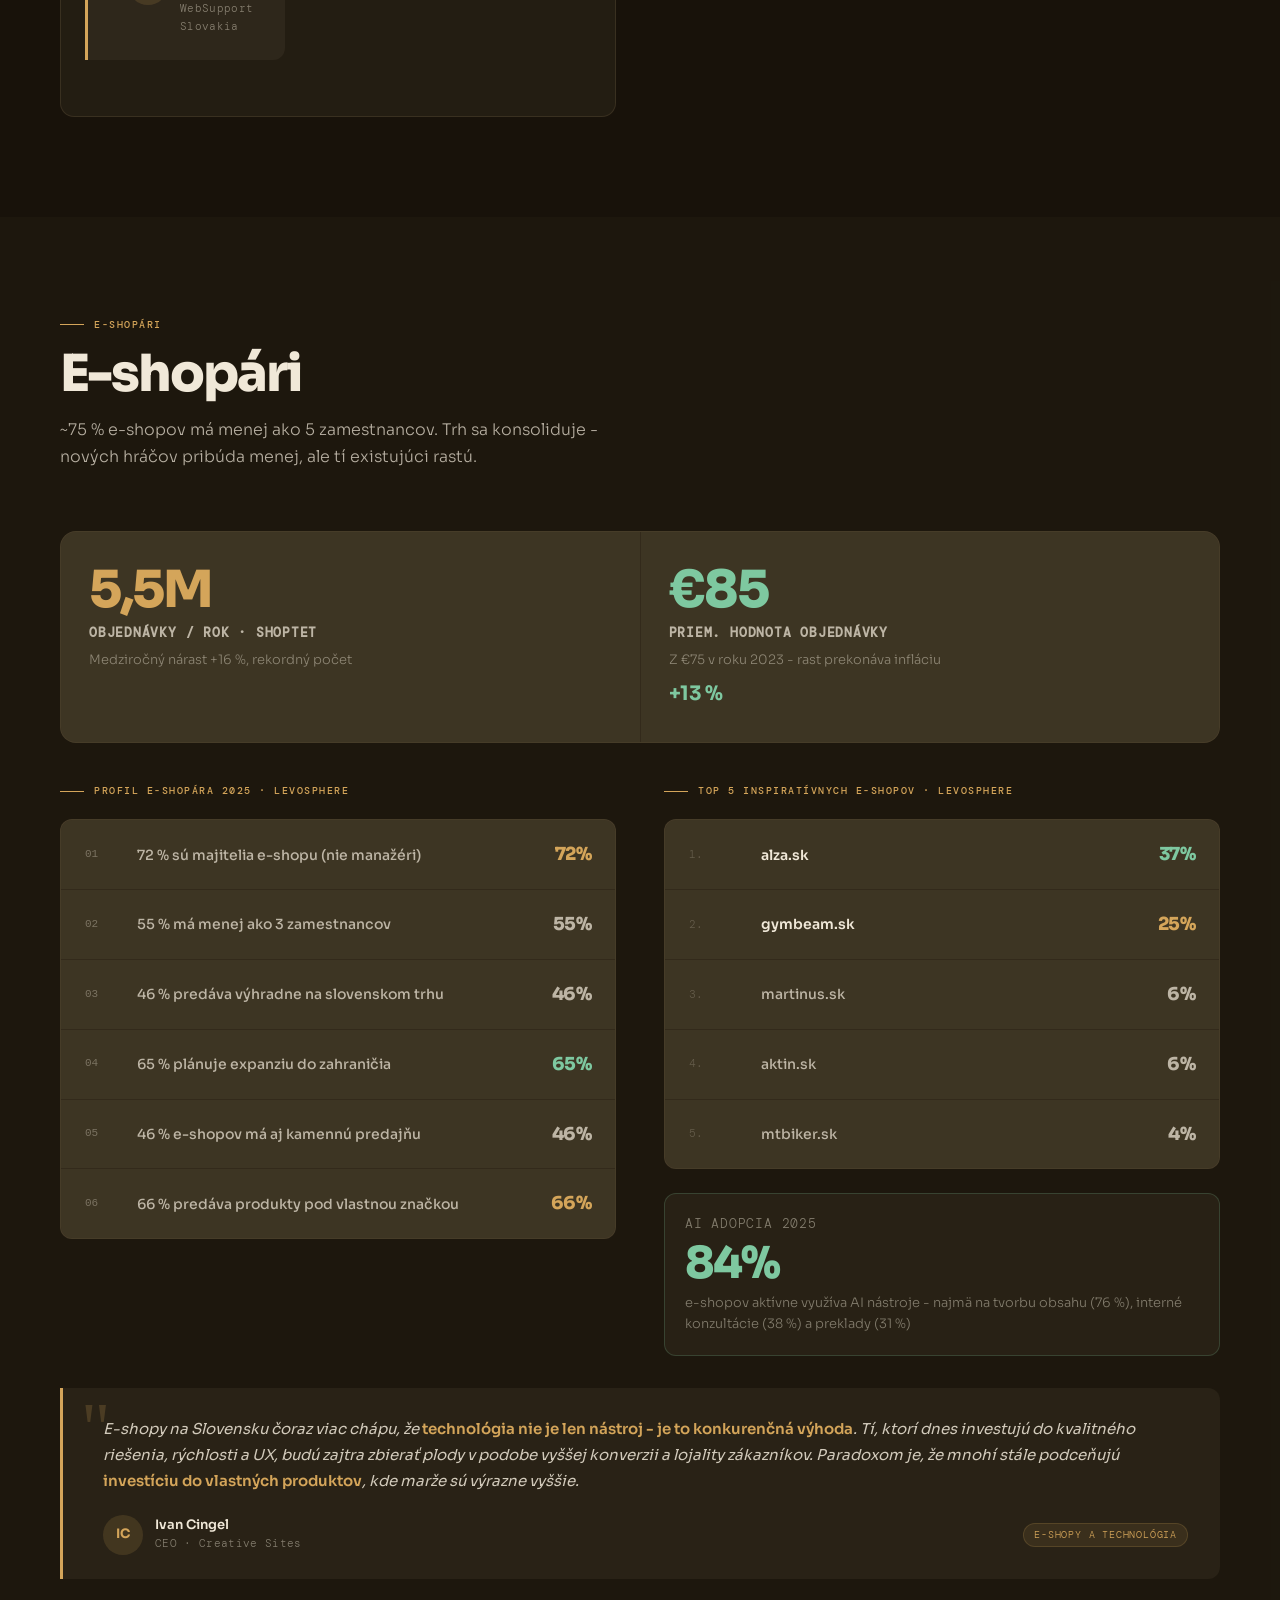
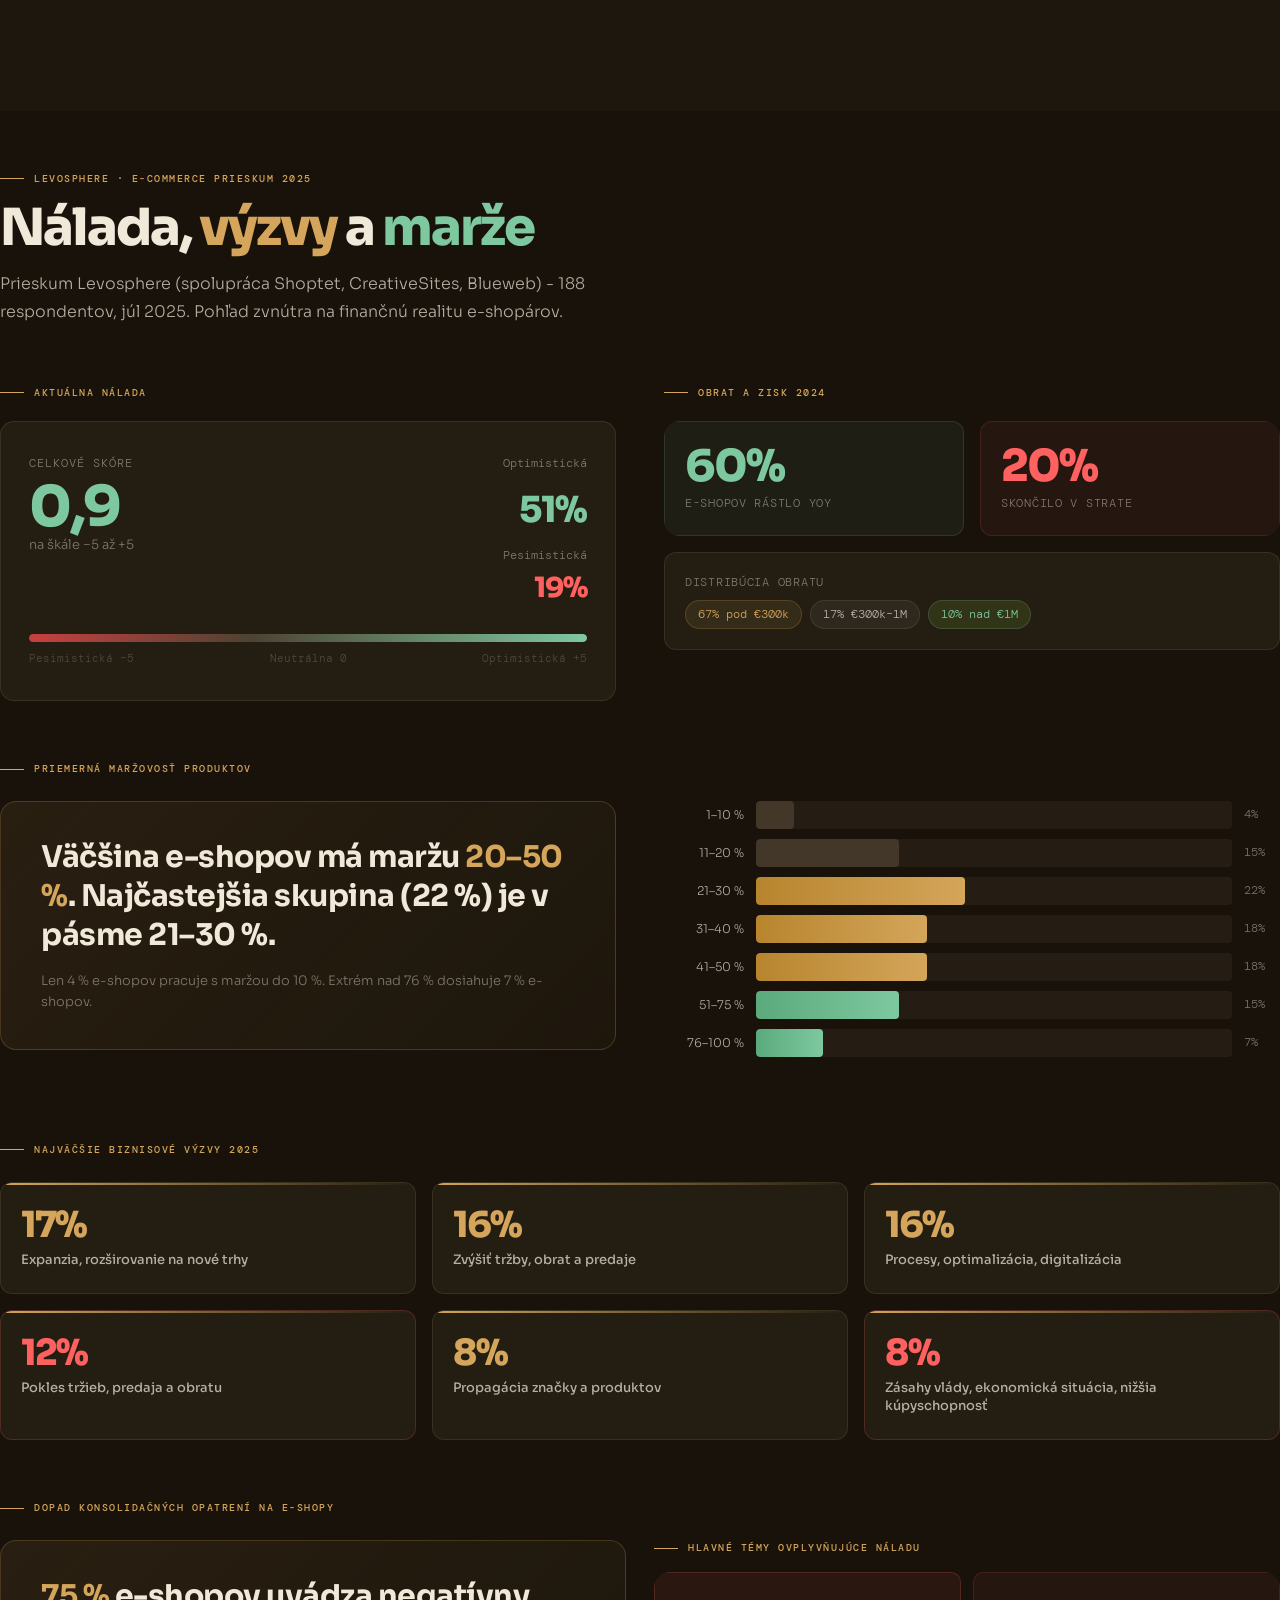
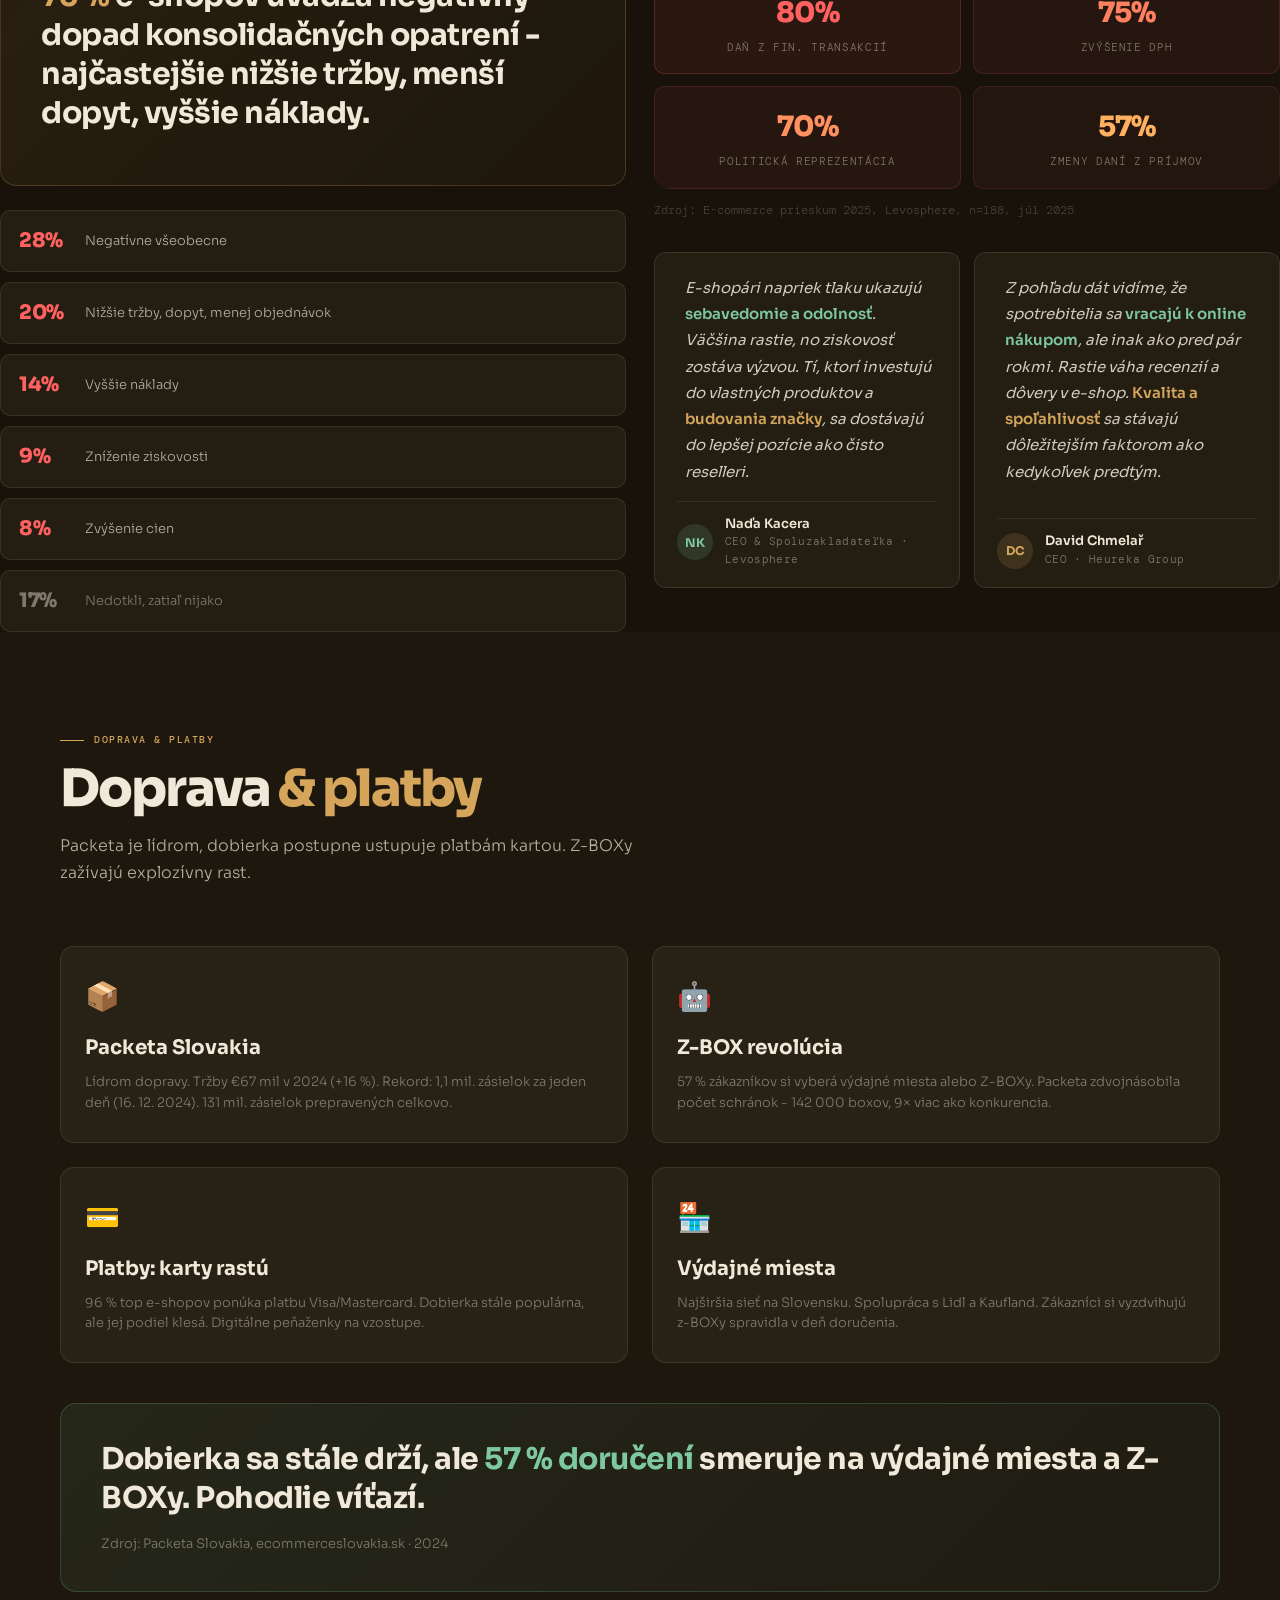
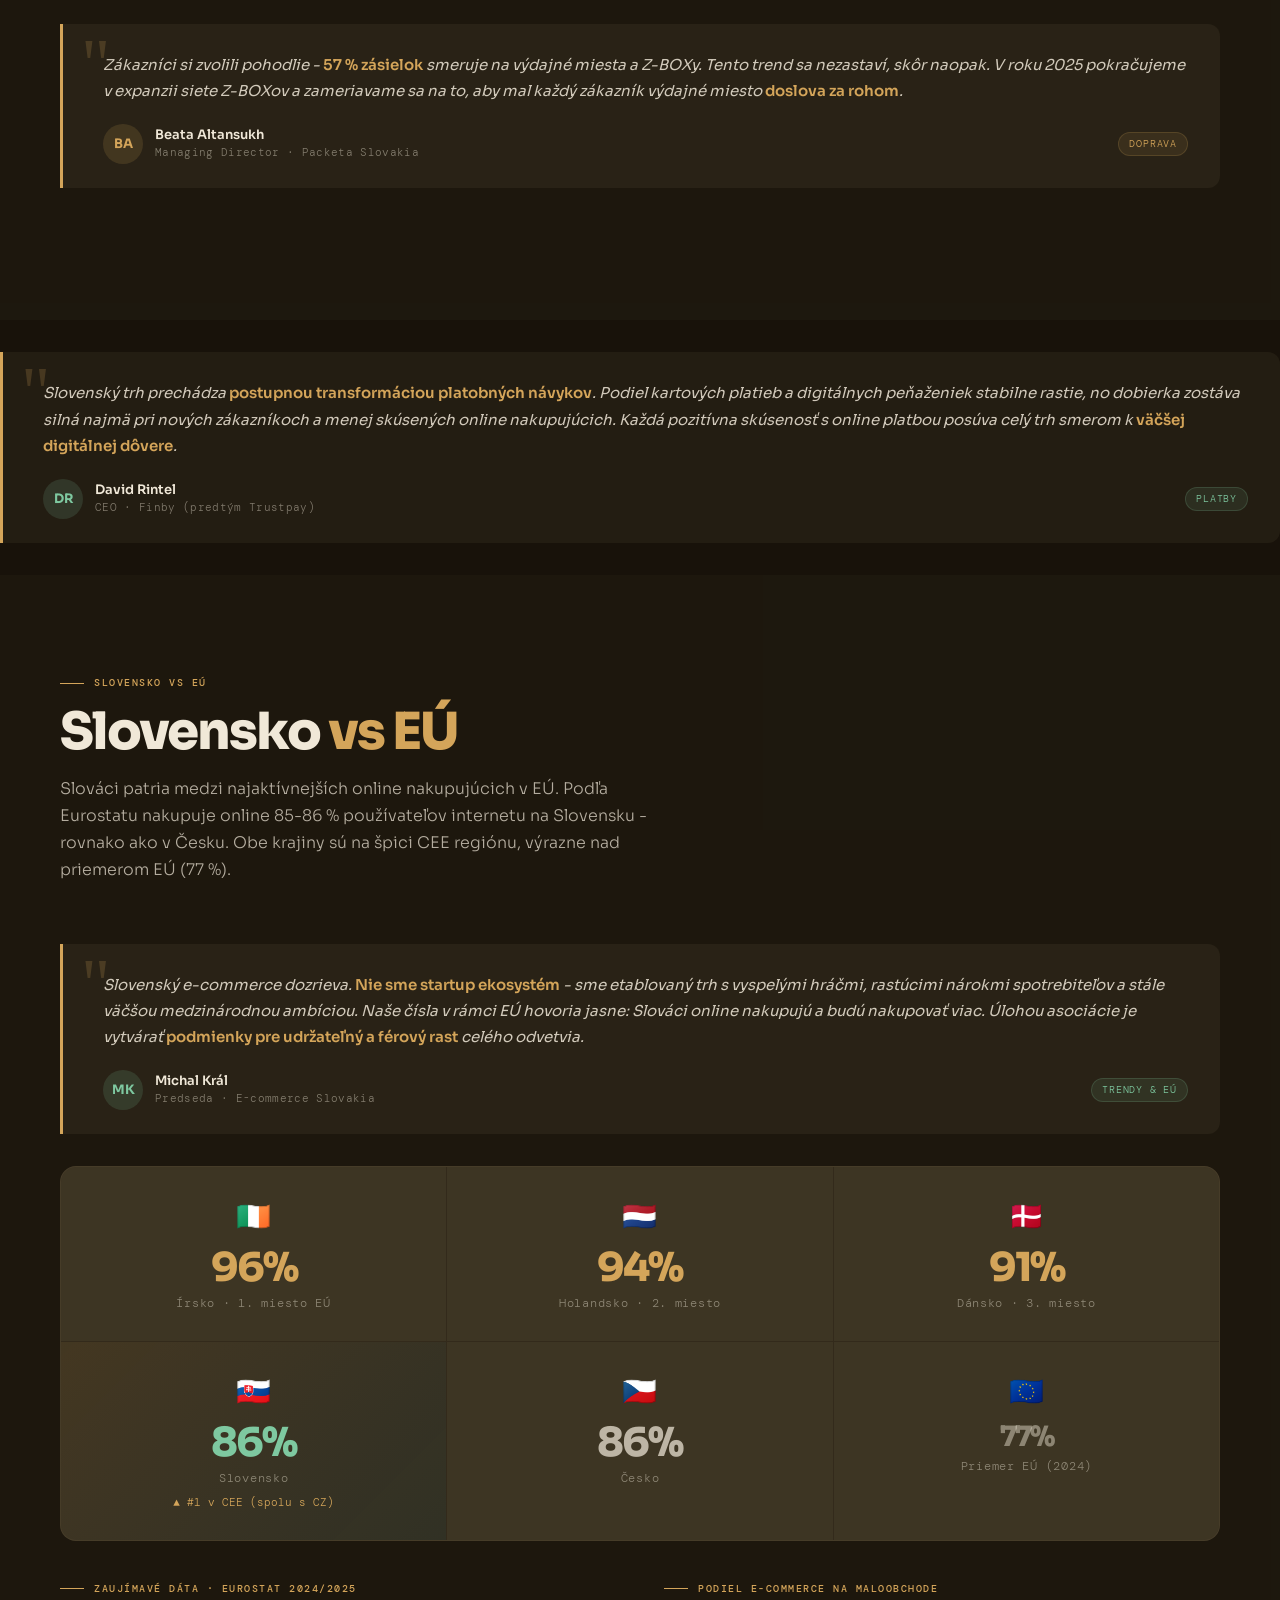
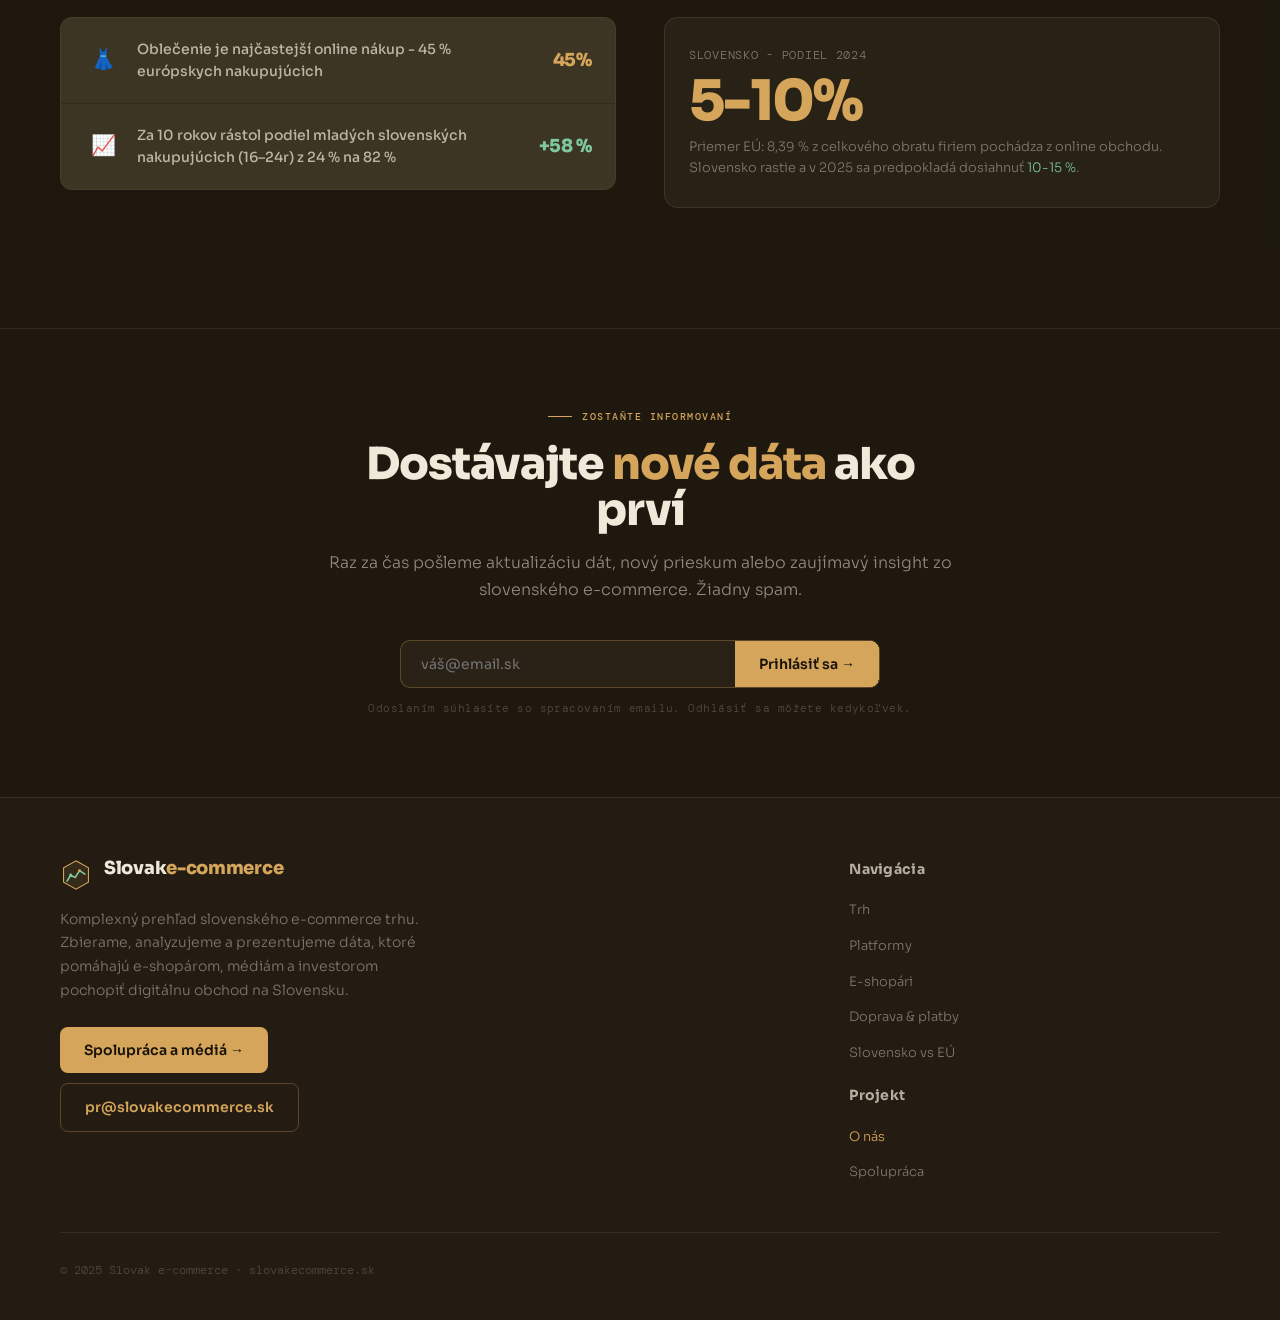
<file: slovakecommerce.html>
<!DOCTYPE html>
<html lang="sk">
<head>
<meta charset="UTF-8">
<meta name="viewport" content="width=device-width, initial-scale=1.0">
<title>Slovenská e-commerce | Slovak e-commerce - dáta a trendy</title>
<link rel="preconnect" href="https://fonts.googleapis.com">
<link rel="preconnect" href="https://fonts.gstatic.com" crossorigin>
<link href="https://fonts.googleapis.com/css2?family=Sora:wght@300;400;600;700;800&family=DM+Mono:wght@300;400;500&display=swap" rel="stylesheet">
<style>
:root {
  --bg: #18120a;
  --bg2: #241c12;
  --bg3: #2e2416;
  --card: rgba(240,220,180,0.05);
  --card-hover: rgba(240,220,180,0.09);
  --border: rgba(240,210,160,0.10);
  --border-accent: rgba(212,165,90,0.35);
  --blue: #d4a55a;
  --blue2: #b8852e;
  --lime: #7ec8a0;
  --lime2: #5aaa7c;
  --white: #f0e8d8;
  --white70: rgba(240,232,216,0.72);
  --white40: rgba(240,232,216,0.45);
  --white20: rgba(240,232,216,0.22);
  --white10: rgba(240,232,216,0.11);
}

*, *::before, *::after { box-sizing: border-box; margin: 0; padding: 0; }

html { scroll-behavior: smooth; }

body {
  background: var(--bg);
  color: var(--white);
  font-family: 'Sora', sans-serif;
  font-size: 16px;
  font-weight: 300;
  line-height: 1.6;
  overflow-x: hidden;
}

/* ─── NOISE OVERLAY ─── */
body::before {
  content: '';
  position: fixed;
  inset: 0;
  background-image: url("data:image/svg+xml,%3Csvg viewBox='0 0 256 256' xmlns='http://www.w3.org/2000/svg'%3E%3Cfilter id='noise'%3E%3CfeTurbulence type='fractalNoise' baseFrequency='0.9' numOctaves='4' stitchTiles='stitch'/%3E%3C/filter%3E%3Crect width='100%25' height='100%25' filter='url(%23noise)' opacity='0.03'/%3E%3C/svg%3E");
  pointer-events: none;
  z-index: 0;
  opacity: 0.4;
}

/* ─── GRID LINES ─── */
body::after {
  content: '';
  position: fixed;
  inset: 0;
  background-image:
    linear-gradient(rgba(212,165,90,0.025) 1px, transparent 1px),
    linear-gradient(90deg, rgba(212,165,90,0.025) 1px, transparent 1px);
  background-size: 60px 60px;
  pointer-events: none;
  z-index: 0;
}

/* ─── NAV ─── */
nav {
  position: fixed;
  top: 0;
  left: 0;
  right: 0;
  z-index: 100;
  padding: 18px 60px;
  display: flex;
  align-items: center;
  justify-content: space-between;
  backdrop-filter: blur(20px);
  -webkit-backdrop-filter: blur(20px);
  background: rgba(24,18,10,0.88);
  border-bottom: 1px solid var(--border);
}

.logo {
  display: flex;
  align-items: center;
  gap: 12px;
  text-decoration: none;
}

.logo-icon {
  width: 36px;
  height: 36px;
  position: relative;
  flex-shrink: 0;
}

.logo-icon svg {
  width: 36px;
  height: 36px;
}

.logo-text {
  font-family: 'Sora', sans-serif;
  font-weight: 800;
  font-size: 15px;
  letter-spacing: -0.3px;
  line-height: 1.2;
}

.logo-text { color: #f0e8d8; }
.logo-text span { color: #d4a55a; }

.nav-links {
  display: flex;
  gap: 32px;
  list-style: none;
}

.nav-links a {
  font-size: 13px;
  font-weight: 500;
  color: var(--white40);
  text-decoration: none;
  letter-spacing: 0.03em;
  transition: color 0.2s;
}

.nav-links a:hover { color: var(--blue); }

.nav-cta {
  font-size: 13px;
  font-weight: 600;
  color: var(--bg);
  background: var(--blue);
  padding: 8px 20px;
  border-radius: 6px;
  text-decoration: none;
  letter-spacing: 0.02em;
  transition: opacity 0.2s;
}
.nav-cta:hover { opacity: 0.85; }

/* ─── HERO ─── */
#hero {
  position: relative;
  min-height: 100vh;
  display: flex;
  flex-direction: column;
  justify-content: center;
  padding: 120px 60px 80px;
  overflow: hidden;
}

.hero-glow {
  position: absolute;
  border-radius: 50%;
  filter: blur(120px);
  pointer-events: none;
}
.hero-glow-1 {
  width: 700px; height: 500px;
  background: rgba(212,165,90,0.12);
  top: -100px; left: -200px;
}
.hero-glow-2 {
  width: 500px; height: 400px;
  background: rgba(126,200,160,0.07);
  bottom: 0; right: -100px;
}
.hero-glow-3 {
  width: 300px; height: 300px;
  background: rgba(180,120,40,0.10);
  top: 40%; left: 40%;
}

.hero-tag {
  display: inline-flex;
  align-items: center;
  gap: 8px;
  font-family: 'DM Mono', monospace;
  font-size: 11px;
  font-weight: 500;
  letter-spacing: 0.12em;
  text-transform: uppercase;
  color: var(--blue);
  background: rgba(212,165,90,0.1);
  border: 1px solid rgba(212,165,90,0.22);
  padding: 6px 16px;
  border-radius: 100px;
  margin-bottom: 32px;
  width: fit-content;
}

.hero-tag::before {
  content: '';
  width: 6px; height: 6px;
  background: var(--blue);
  border-radius: 50%;
  animation: pulse 2s infinite;
}

@keyframes pulse {
  0%, 100% { opacity: 1; transform: scale(1); }
  50% { opacity: 0.4; transform: scale(0.8); }
}

h1 {
  font-family: 'Sora', sans-serif;
  font-size: clamp(52px, 7vw, 96px);
  font-weight: 800;
  line-height: 0.95;
  letter-spacing: -2.5px;
  margin-bottom: 28px;
  max-width: 900px;
}

h1 em {
  font-style: normal;
  color: var(--blue);
  display: block;
}

.hero-sub {
  font-size: clamp(16px, 2vw, 20px);
  font-weight: 300;
  color: var(--white70);
  max-width: 640px;
  line-height: 1.7;
  margin-bottom: 16px;
}

.hero-byline {
  font-size: 13px;
  color: var(--white40);
  margin-bottom: 56px;
  font-family: 'DM Mono', monospace;
}

.hero-byline strong {
  color: var(--white70);
  font-weight: 500;
}

/* Hero stats strip */
.hero-stats {
  display: grid;
  grid-template-columns: repeat(4, 1fr);
  gap: 1px;
  background: var(--border);
  border: 1px solid var(--border);
  border-radius: 16px;
  overflow: hidden;
  max-width: 900px;
}

.hero-stat {
  background: var(--card);
  padding: 28px 24px;
  position: relative;
  overflow: hidden;
  transition: background 0.3s;
}
.hero-stat:hover { background: var(--card-hover); }

.hero-stat::before {
  content: '';
  position: absolute;
  bottom: 0; left: 0; right: 0;
  height: 2px;
  background: linear-gradient(90deg, var(--blue), transparent);
  opacity: 0;
  transition: opacity 0.3s;
}
.hero-stat:hover::before { opacity: 1; }

.stat-num {
  font-family: 'Sora', sans-serif;
  font-size: clamp(28px, 3vw, 44px);
  font-weight: 800;
  letter-spacing: -2px;
  color: var(--blue);
  line-height: 1;
  margin-bottom: 6px;
}

.stat-num.lime { color: var(--lime); }
.stat-num.white { color: var(--white); }

.stat-label {
  font-size: 12px;
  color: var(--white40);
  letter-spacing: 0.04em;
  text-transform: uppercase;
  font-family: 'DM Mono', monospace;
}

.stat-change {
  display: inline-flex;
  align-items: center;
  gap: 4px;
  font-size: 11px;
  font-family: 'DM Mono', monospace;
  margin-top: 6px;
  padding: 2px 8px;
  border-radius: 100px;
}

.stat-change.up {
  background: rgba(126,200,160,0.12);
  color: var(--lime);
}
.stat-change.down {
  background: rgba(255,80,80,0.12);
  color: #ff6060;
}

/* ─── SECTIONS ─── */
section {
  position: relative;
  z-index: 1;
  padding: 100px 60px;
}

section:nth-child(even) {
  background: rgba(240,220,180,0.025);
}

.section-tag {
  font-family: 'DM Mono', monospace;
  font-size: 10px;
  font-weight: 500;
  letter-spacing: 0.15em;
  text-transform: uppercase;
  color: var(--blue);
  margin-bottom: 14px;
  display: flex;
  align-items: center;
  gap: 10px;
}

.section-tag::before {
  content: '';
  display: block;
  width: 24px; height: 1px;
  background: var(--blue);
}

h2 {
  font-family: 'Sora', sans-serif;
  font-size: clamp(32px, 4vw, 54px);
  font-weight: 800;
  letter-spacing: -2px;
  line-height: 1.05;
  margin-bottom: 16px;
}

h2 span { color: var(--blue); }
h2 em { font-style: normal; color: var(--lime); }

.section-lead {
  font-size: 16px;
  font-weight: 300;
  color: var(--white70);
  max-width: 600px;
  line-height: 1.7;
  margin-bottom: 60px;
}

/* ─── CARDS ─── */
.card-grid {
  display: grid;
  gap: 1px;
  background: var(--border);
  border: 1px solid var(--border);
  border-radius: 16px;
  overflow: hidden;
}

.card-grid-3 { grid-template-columns: repeat(3, 1fr); }
.card-grid-4 { grid-template-columns: repeat(4, 1fr); }
.card-grid-2 { grid-template-columns: repeat(2, 1fr); }

.card {
  background: var(--card);
  padding: 32px 28px;
  transition: background 0.2s;
  position: relative;
  overflow: hidden;
}

.card:hover { background: var(--card-hover); }

.card-num {
  font-family: 'Sora', sans-serif;
  font-size: clamp(36px, 4vw, 56px);
  font-weight: 800;
  letter-spacing: -2px;
  color: var(--blue);
  line-height: 1;
  margin-bottom: 8px;
}

.card-num.lime { color: var(--lime); }
.card-num.white { color: #fff; }

.card-title {
  font-size: 13px;
  font-weight: 600;
  color: var(--white70);
  margin-bottom: 6px;
  text-transform: uppercase;
  letter-spacing: 0.06em;
  font-family: 'DM Mono', monospace;
}

.card-desc {
  font-size: 13px;
  color: var(--white40);
  line-height: 1.6;
}

.card-badge {
  position: absolute;
  top: 16px; right: 16px;
  font-size: 10px;
  font-family: 'DM Mono', monospace;
  letter-spacing: 0.08em;
  text-transform: uppercase;
  padding: 3px 10px;
  border-radius: 100px;
  background: rgba(212,165,90,0.1);
  border: 1px solid rgba(212,165,90,0.22);
  color: var(--blue);
}

.card-badge.lime-badge {
  background: rgba(126,200,160,0.1);
  border-color: rgba(126,200,160,0.22);
  color: var(--lime);
}

/* ─── CHART BARS ─── */
.bar-chart {
  display: flex;
  flex-direction: column;
  gap: 10px;
}

.bar-row {
  display: flex;
  align-items: center;
  gap: 12px;
}

.bar-label {
  font-size: 12px;
  color: var(--white70);
  width: 180px;
  flex-shrink: 0;
  text-align: right;
}

.bar-track {
  flex: 1;
  height: 28px;
  background: rgba(240,210,160,0.06);
  border-radius: 4px;
  overflow: hidden;
  position: relative;
}

.bar-fill {
  height: 100%;
  border-radius: 4px;
  background: linear-gradient(90deg, var(--blue2), var(--blue));
  position: relative;
  transition: width 1s cubic-bezier(0.16, 1, 0.3, 1);
}

.bar-fill.lime-fill {
  background: linear-gradient(90deg, var(--lime2), var(--lime));
}

.bar-fill.dim-fill {
  background: rgba(240,210,160,0.14);
}

.bar-pct {
  font-family: 'DM Mono', monospace;
  font-size: 12px;
  color: var(--white40);
  width: 36px;
  flex-shrink: 0;
}

/* ─── DONUT ─── */
.donut-wrap {
  display: flex;
  align-items: center;
  gap: 40px;
}

.donut-legend {
  display: flex;
  flex-direction: column;
  gap: 12px;
}

.legend-item {
  display: flex;
  align-items: center;
  gap: 10px;
  font-size: 13px;
  color: var(--white70);
}

.legend-dot {
  width: 10px; height: 10px;
  border-radius: 50%;
  flex-shrink: 0;
}

/* ─── TWO COL ─── */
.two-col {
  display: grid;
  grid-template-columns: 1fr 1fr;
  gap: 48px;
  align-items: start;
}

.three-col {
  display: grid;
  grid-template-columns: repeat(3, 1fr);
  gap: 24px;
}

/* ─── HIGHLIGHT BOX ─── */
.highlight-box {
  background: linear-gradient(135deg, rgba(212,165,90,0.09), rgba(212,165,90,0.03));
  border: 1px solid rgba(212,165,90,0.22);
  border-radius: 16px;
  padding: 36px 40px;
  margin: 32px 0;
}

.highlight-box.lime-box {
  background: linear-gradient(135deg, rgba(126,200,160,0.09), rgba(126,200,160,0.03));
  border-color: rgba(126,200,160,0.22);
}

.highlight-box .big-quote {
  font-family: 'Sora', sans-serif;
  font-size: clamp(20px, 2.5vw, 30px);
  font-weight: 700;
  line-height: 1.3;
  letter-spacing: -0.5px;
  color: var(--white);
  margin-bottom: 16px;
}

.highlight-box .big-quote span { color: var(--blue); }
.highlight-box .big-quote em { font-style: normal; color: var(--lime); }

/* ─── LEVOSPHERE SECTION ─── */
.levo-section {
  background: linear-gradient(180deg, rgba(212,165,90,0.04) 0%, transparent 100%);
}

.levo-header {
  display: flex;
  align-items: center;
  gap: 16px;
  margin-bottom: 48px;
}

.levo-badge {
  font-family: 'DM Mono', monospace;
  font-size: 11px;
  font-weight: 500;
  letter-spacing: 0.1em;
  text-transform: uppercase;
  color: var(--lime);
  background: rgba(126,200,160,0.1);
  border: 1px solid rgba(126,200,160,0.2);
  padding: 6px 16px;
  border-radius: 100px;
}

/* ─── PLATFORM BUBBLES ─── */
.platform-grid {
  display: flex;
  flex-wrap: wrap;
  gap: 12px;
  margin-top: 24px;
}

.platform-bubble {
  display: flex;
  align-items: center;
  gap: 10px;
  background: var(--card);
  border: 1px solid var(--border);
  border-radius: 10px;
  padding: 12px 20px;
  transition: border-color 0.2s;
}

.platform-bubble:hover {
  border-color: var(--border-accent);
}

.platform-pct {
  font-family: 'Sora', sans-serif;
  font-size: 22px;
  font-weight: 800;
  color: var(--blue);
  letter-spacing: -1px;
}

.platform-name {
  font-size: 13px;
  color: var(--white70);
}

/* ─── TREND ITEMS ─── */
.trend-list {
  display: flex;
  flex-direction: column;
  gap: 1px;
  background: var(--border);
  border-radius: 12px;
  overflow: hidden;
  border: 1px solid var(--border);
}

.trend-item {
  background: var(--card);
  padding: 20px 24px;
  display: flex;
  align-items: center;
  gap: 16px;
  transition: background 0.2s;
}

.trend-item:hover { background: var(--card-hover); }

.trend-rank {
  font-family: 'DM Mono', monospace;
  font-size: 11px;
  color: var(--white20);
  width: 20px;
}

.trend-icon {
  font-size: 20px;
  width: 36px;
  text-align: center;
}

.trend-name {
  flex: 1;
  font-size: 14px;
  font-weight: 500;
  color: var(--white70);
}

.trend-val {
  font-family: 'Sora', sans-serif;
  font-size: 18px;
  font-weight: 800;
  letter-spacing: -0.5px;
}

.trend-val.up { color: var(--lime); }
.trend-val.down { color: #ff6060; }

/* ─── DOPRAVA ─── */
.doprava-grid {
  display: grid;
  grid-template-columns: 1fr 1fr;
  gap: 24px;
}

.doprava-card {
  background: var(--card);
  border: 1px solid var(--border);
  border-radius: 14px;
  padding: 28px 24px;
}

.doprava-icon {
  font-size: 28px;
  margin-bottom: 12px;
}

.doprava-title {
  font-family: 'Sora', sans-serif;
  font-size: 20px;
  font-weight: 700;
  margin-bottom: 8px;
  color: var(--white);
}

.doprava-desc {
  font-size: 13px;
  color: var(--white40);
  line-height: 1.6;
}

/* ─── EUROSTAT ─── */
.eurostat-compare {
  display: grid;
  grid-template-columns: repeat(3, 1fr);
  gap: 1px;
  background: var(--border);
  border: 1px solid var(--border);
  border-radius: 16px;
  overflow: hidden;
}

.ec-item {
  background: var(--card);
  padding: 28px 24px;
  text-align: center;
  transition: background 0.2s;
}

.ec-item:hover { background: var(--card-hover); }

.ec-item.highlight-item {
  background: linear-gradient(135deg, rgba(212,165,90,0.1), rgba(0,200,255,0.04));
  border-right: none;
}

.ec-flag {
  font-size: 28px;
  margin-bottom: 8px;
}

.ec-pct {
  font-family: 'Sora', sans-serif;
  font-size: 40px;
  font-weight: 800;
  letter-spacing: -2px;
  color: var(--blue);
  line-height: 1;
  margin-bottom: 6px;
}

.ec-pct.lime { color: var(--lime); }

.ec-country {
  font-size: 12px;
  color: var(--white40);
  font-family: 'DM Mono', monospace;
  letter-spacing: 0.06em;
}

.ec-note {
  font-size: 11px;
  color: var(--blue);
  margin-top: 6px;
  font-family: 'DM Mono', monospace;
}

/* ─── LEVO VÝZVY ─── */
.vyzvy-grid {
  display: grid;
  grid-template-columns: repeat(3, 1fr);
  gap: 16px;
}

.vyzva-card {
  background: var(--card);
  border: 1px solid var(--border);
  border-radius: 12px;
  padding: 24px 20px;
  position: relative;
  overflow: hidden;
}

.vyzva-card::before {
  content: '';
  position: absolute;
  top: 0; left: 0; right: 0;
  height: 2px;
  background: linear-gradient(90deg, var(--blue), transparent);
}

.vyzva-pct {
  font-family: 'Sora', sans-serif;
  font-size: 36px;
  font-weight: 800;
  letter-spacing: -1.5px;
  color: var(--blue);
  line-height: 1;
  margin-bottom: 8px;
}

.vyzva-name {
  font-size: 13px;
  font-weight: 500;
  color: var(--white70);
  line-height: 1.4;
}

/* ─── KONSOLIDACIA ─── */
.kons-grid {
  display: grid;
  grid-template-columns: 1fr 1fr;
  gap: 28px;
}

.kons-list {
  display: flex;
  flex-direction: column;
  gap: 10px;
}

.kons-item {
  display: flex;
  align-items: center;
  gap: 16px;
  background: var(--card);
  border: 1px solid var(--border);
  border-radius: 10px;
  padding: 14px 18px;
}

.kons-pct {
  font-family: 'Sora', sans-serif;
  font-size: 20px;
  font-weight: 800;
  letter-spacing: -0.5px;
  color: #ff6060;
  width: 50px;
  flex-shrink: 0;
}

.kons-pct.neutral { color: var(--white40); }

.kons-text {
  font-size: 13px;
  color: var(--white70);
}

/* ─── NALADA METER ─── */
.nalada-meter {
  display: flex;
  flex-direction: column;
  gap: 12px;
}

.nalada-row {
  display: flex;
  align-items: center;
  justify-content: space-between;
  gap: 12px;
}

.nalada-label { font-size: 13px; color: var(--white40); }
.nalada-val {
  font-family: 'Sora', sans-serif;
  font-size: 28px;
  font-weight: 800;
  color: var(--lime);
}

.sentiment-bar {
  height: 8px;
  background: rgba(240,210,160,0.06);
  border-radius: 100px;
  overflow: hidden;
  margin: 8px 0;
}

.sentiment-fill {
  height: 100%;
  border-radius: 100px;
  background: linear-gradient(90deg, #c84040 0%, rgba(240,220,180,0.15) 40%, var(--lime) 100%);
  width: 100%;
}

.sentiment-pointer {
  display: flex;
  justify-content: center;
  position: relative;
}

/* ─── AI SECTION ─── */
.ai-items {
  display: flex;
  flex-direction: column;
  gap: 10px;
}

.ai-item {
  display: flex;
  align-items: center;
  gap: 14px;
  background: var(--card);
  border: 1px solid var(--border);
  border-radius: 10px;
  padding: 14px 18px;
  transition: border-color 0.2s;
}

.ai-item:hover { border-color: var(--border-accent); }

.ai-track {
  flex: 1;
  height: 4px;
  background: rgba(255,255,255,0.06);
  border-radius: 100px;
  overflow: hidden;
  position: relative;
}

.ai-fill {
  height: 100%;
  border-radius: 100px;
  background: linear-gradient(90deg, var(--blue2), var(--blue));
}

.ai-name {
  font-size: 13px;
  color: var(--white70);
  width: 280px;
  flex-shrink: 0;
}

.ai-pct {
  font-family: 'DM Mono', monospace;
  font-size: 13px;
  color: var(--blue);
  width: 40px;
  text-align: right;
  flex-shrink: 0;
}

/* ─── TIMELINE ─── */
.timeline {
  position: relative;
  padding-left: 32px;
}

.timeline::before {
  content: '';
  position: absolute;
  left: 0; top: 0; bottom: 0;
  width: 1px;
  background: linear-gradient(180deg, var(--blue), transparent);
}

.timeline-item {
  position: relative;
  padding-bottom: 32px;
}

.timeline-item::before {
  content: '';
  position: absolute;
  left: -36px; top: 4px;
  width: 8px; height: 8px;
  border-radius: 50%;
  background: var(--blue);
  box-shadow: 0 0 12px rgba(0,200,255,0.5);
}

.timeline-year {
  font-family: 'DM Mono', monospace;
  font-size: 11px;
  color: var(--blue);
  letter-spacing: 0.1em;
  margin-bottom: 4px;
}

.timeline-val {
  font-family: 'Sora', sans-serif;
  font-size: 28px;
  font-weight: 800;
  letter-spacing: -1px;
  margin-bottom: 4px;
}

.timeline-desc {
  font-size: 13px;
  color: var(--white40);
}

/* ─── FOOTER ─── */
footer {
  background: var(--bg2);
  border-top: 1px solid var(--border);
  padding: 60px 60px 40px;
  position: relative;
  z-index: 1;
}

.footer-top {
  display: grid;
  grid-template-columns: 2fr 1fr;
  gap: 48px;
  margin-bottom: 48px;
}

.footer-brand .logo-text {
  font-size: 18px;
  margin-bottom: 12px;
  display: block;
}

.footer-desc {
  font-size: 14px;
  color: var(--white40);
  line-height: 1.7;
  max-width: 380px;
  margin-bottom: 24px;
}

.footer-cta-block {
  display: flex;
  flex-direction: column;
  gap: 10px;
}

.footer-cta {
  display: inline-flex;
  align-items: center;
  gap: 8px;
  font-size: 14px;
  font-weight: 600;
  color: var(--bg);
  background: var(--blue);
  padding: 12px 24px;
  border-radius: 8px;
  text-decoration: none;
  transition: opacity 0.2s;
  width: fit-content;
}

.footer-cta:hover { opacity: 0.85; }

.footer-cta.outline {
  background: transparent;
  color: var(--blue);
  border: 1px solid rgba(212,165,90,0.3);
}

.footer-col h4 {
  font-family: 'Sora', sans-serif;
  font-size: 14px;
  font-weight: 700;
  color: var(--white70);
  margin-bottom: 16px;
  letter-spacing: 0.02em;
}

.footer-links {
  list-style: none;
  display: flex;
  flex-direction: column;
  gap: 10px;
}

.footer-links a {
  font-size: 13px;
  color: var(--white40);
  text-decoration: none;
  transition: color 0.2s;
}

.footer-links a:hover { color: var(--blue); }

.footer-bottom {
  border-top: 1px solid var(--border);
  padding-top: 28px;
  display: flex;
  justify-content: space-between;
  align-items: center;
}

.footer-copy {
  font-size: 12px;
  color: var(--white20);
  font-family: 'DM Mono', monospace;
}

.footer-sources {
  font-size: 11px;
  color: var(--white20);
  font-family: 'DM Mono', monospace;
}

/* ─── SIGNATURE ─── */
.sig-box {
  background: var(--card);
  border: 1px solid var(--border);
  border-radius: 12px;
  padding: 24px 28px;
  max-width: 480px;
  margin-top: 24px;
}

.sig-name {
  font-family: 'Sora', sans-serif;
  font-size: 18px;
  font-weight: 700;
  margin-bottom: 4px;
}

.sig-role {
  font-size: 12px;
  color: var(--blue);
  font-family: 'DM Mono', monospace;
  letter-spacing: 0.08em;
  text-transform: uppercase;
  margin-bottom: 12px;
}

.sig-contact {
  display: flex;
  flex-direction: column;
  gap: 4px;
}

.sig-contact a {
  font-size: 13px;
  color: var(--white40);
  text-decoration: none;
  font-family: 'DM Mono', monospace;
  transition: color 0.2s;
}

.sig-contact a:hover { color: var(--blue); }

/* ─── ANIMATIONS ─── */
@keyframes fadeUp {
  from { opacity: 0; transform: translateY(30px); }
  to { opacity: 1; transform: translateY(0); }
}

.fade-up {
  animation: fadeUp 0.8s cubic-bezier(0.16, 1, 0.3, 1) both;
}

.delay-1 { animation-delay: 0.1s; }
.delay-2 { animation-delay: 0.2s; }
.delay-3 { animation-delay: 0.3s; }
.delay-4 { animation-delay: 0.4s; }

/* ─── SCROLLBAR ─── */
::-webkit-scrollbar { width: 4px; }
::-webkit-scrollbar-track { background: var(--bg); }
::-webkit-scrollbar-thumb { background: rgba(212,165,90,0.3); border-radius: 2px; }

/* ─── RESPONSIVE ─── */
@media (max-width: 900px) {
  nav { padding: 16px 24px; }
  .nav-links { display: none; }
  section { padding: 60px 24px; }
  #hero { padding: 100px 24px 60px; }
  h1 { font-size: 44px; letter-spacing: -2px; }
  .hero-stats { grid-template-columns: repeat(2, 1fr); }
  .card-grid-3, .card-grid-4, .three-col, .vyzvy-grid { grid-template-columns: 1fr; }
  .card-grid-2, .two-col, .kons-grid, .doprava-grid { grid-template-columns: 1fr; }
  .eurostat-compare { grid-template-columns: 1fr; }
  .footer-top { grid-template-columns: 1fr; }
  .bar-label { width: 130px; font-size: 11px; }
}

/* ── EXPERT QUOTES ── */
.quote-full {
  background: rgba(240,220,180,0.05);
  border-left: 3px solid #d4a55a;
  border-radius: 0 12px 12px 0;
  padding: 28px 32px 24px;
  margin: 32px 0;
  position: relative;
}
.quote-full-mark {
  font-family: Georgia, serif;
  font-size: 72px;
  color: #d4a55a;
  opacity: 0.2;
  position: absolute;
  top: 4px; left: 18px;
  line-height: 1;
  pointer-events: none;
}
.quote-text {
  font-size: 15px;
  font-weight: 400;
  font-style: italic;
  color: rgba(240,232,216,0.85);
  line-height: 1.75;
  margin-bottom: 20px;
  padding-left: 8px;
}
.quote-text em { font-style: normal; color: #d4a55a; font-weight: 600; }
.quote-text em.sage { font-style: normal; color: #7ec8a0; font-weight: 600; }
.quote-author {
  display: flex;
  align-items: center;
  gap: 12px;
  padding-left: 8px;
}
.quote-avatar {
  width: 40px; height: 40px;
  border-radius: 50%;
  display: flex; align-items: center; justify-content: center;
  font-size: 13px;
  font-weight: 700;
  flex-shrink: 0;
  font-family: 'Sora', sans-serif;
}
.quote-name { font-size: 13px; font-weight: 600; color: #f0e8d8; line-height: 1.2; }
.quote-role { font-size: 11px; color: rgba(240,232,216,0.45); font-family: 'DM Mono', monospace; letter-spacing: 0.03em; margin-top: 2px; }
.quote-tag {
  margin-left: auto;
  font-size: 10px;
  font-family: 'DM Mono', monospace;
  letter-spacing: 0.08em;
  text-transform: uppercase;
  padding: 3px 10px;
  border-radius: 20px;
  background: rgba(212,165,90,0.10);
  color: #d4a55a;
  border: 1px solid rgba(212,165,90,0.18);
  flex-shrink: 0;
}
.quote-tag.sage-tag {
  background: rgba(126,200,160,0.10);
  color: #7ec8a0;
  border-color: rgba(126,200,160,0.18);
}
.quote-grid-wrap {
  display: grid;
  grid-template-columns: 1fr 1fr;
  gap: 14px;
  margin: 32px 0;
}
.quote-card {
  background: rgba(240,220,180,0.05);
  border: 0.5px solid rgba(240,210,160,0.12);
  border-radius: 12px;
  padding: 22px 22px 18px;
  display: flex;
  flex-direction: column;
}
.quote-card .quote-text { margin-bottom: 16px; }
.quote-card .quote-author {
  border-top: 0.5px solid rgba(240,210,160,0.10);
  padding-top: 14px;
  padding-left: 0;
  margin-top: auto;
}
@media (max-width: 900px) {
  .quote-grid-wrap { grid-template-columns: 1fr; }
}

</style>
</head>
<body>

<!-- NAV -->
<nav>
  <a href="#" class="logo">
    <div class="logo-icon">
        <svg width="36" height="36" viewBox="0 0 36 36" fill="none" xmlns="http://www.w3.org/2000/svg">
  <path d="M18 2L32 10V26L18 34L4 26V10L18 2Z" fill="rgba(212,165,90,0.10)" stroke="#d4a55a" stroke-width="1.2"/>
  <polyline points="8,25 12,18 17,21 22,13 28,17" fill="none" stroke="#7ec8a0" stroke-width="1.8" stroke-linecap="round" stroke-linejoin="round"/>
  <circle cx="12" cy="18" r="1.6" fill="#7ec8a0"/>
  <circle cx="22" cy="13" r="1.6" fill="#d4a55a"/>
</svg>
      </div>
    <div class="logo-text" style="color:#f0e8d8;">Slovak<span style="color:#d4a55a;">e-commerce</span></div>
  </a>
  <ul class="nav-links">
    <li><a href="#trh">Trh</a></li>
    <li><a href="#platformy">Platformy</a></li>
    <li><a href="#spolocnosti">E-shopári</a></li>
    <li><a href="#doprava">Doprava &amp; platby</a></li>
    <li><a href="#eurostat">Slovensko vs EÚ</a></li>
  </ul>
  <a href="mailto:pr@slovakecommerce.sk" class="nav-cta">Spolupráca →</a>
</nav>

<!-- HERO -->
<section id="hero">
  <div class="hero-glow hero-glow-1"></div>
  <div class="hero-glow hero-glow-2"></div>
  <div class="hero-glow hero-glow-3"></div>

  

  <h1 class="fade-up">
    Slovenský<br>
    <em>e&#8209;commerce trh</em>
  </h1>

  <p class="hero-sub fade-up delay-1">
    Slovenský e-commerce trh v číslach. Obrat €1,84 mld, rast +6 % a 86 % Slovákov nakupuje online. Komplexné dáta na jednom mieste.
  </p>

  <p class="hero-byline fade-up delay-2">
    Prináša <strong>Slovak e-commerce</strong> · Dáta: Heureka Group, Shoptet, Levosphere, Eurostat, Štatistický úrad SR
  </p>

  <div class="hero-stats fade-up delay-3">
    <div class="hero-stat">
      <div class="stat-num">€1,84</div>
      <div style="font-size:13px;color:var(--white40);margin-bottom:6px;">mld</div>
      <div class="stat-label">Obrat e-commerce 2024</div>
      <div class="stat-change up">▲ +6 % YoY</div>
    </div>
    <div class="hero-stat">
      <div class="stat-num lime">~15 000</div>
      <div class="stat-label">E-shopov</div>
      
    </div>
    <div class="hero-stat">
      <div class="stat-num">€85</div>
      <div class="stat-label">Priem. hodnota objednávky</div>
      <div class="stat-change up">▲ +13 % YoY</div>
    </div>
    <div class="hero-stat">
      <div class="stat-num white">86%</div>
      <div class="stat-label">Slovákov nakupuje online</div>
      <div class="stat-change up">#1 v CEE</div>
    </div>
  </div>
</section>


  <!-- MICHAL FARKAS COMMENT -->
  <section id="editor-comment" style="padding-top:0;padding-bottom:0;">
    <div style="max-width:900px;margin:0 auto;padding:40px 0 24px;">
      <div style="background:rgba(212,165,90,0.06);border:1px solid rgba(212,165,90,0.2);border-radius:16px;padding:32px 36px;position:relative;overflow:hidden;">
        <div style="position:absolute;top:0;left:0;right:0;height:3px;background:linear-gradient(90deg,#d4a55a,#7ec8a0,transparent);"></div>
        <div style="display:flex;align-items:flex-start;gap:20px;">
          <div style="width:52px;height:52px;border-radius:50%;background:linear-gradient(135deg,rgba(212,165,90,0.3),rgba(126,200,160,0.2));display:flex;align-items:center;justify-content:center;flex-shrink:0;border:1px solid rgba(212,165,90,0.3);">
            <span style="font-family:'Sora',sans-serif;font-size:16px;font-weight:700;color:#d4a55a;">MF</span>
          </div>
          <div style="flex:1;">
            <div style="font-family:'DM Mono',monospace;font-size:10px;letter-spacing:0.12em;text-transform:uppercase;color:rgba(240,232,216,0.45);margin-bottom:10px;">Komentár editora</div>
            <div style="font-family:'Sora',sans-serif;font-size:15px;font-weight:400;font-style:italic;color:rgba(240,232,216,0.88);line-height:1.75;margin-bottom:18px;">Slovenská e-commerce má konečne jedno miesto, kde nájdete všetky relevantné a spoľahlivé dáta o našom trhu - či už ste novinár, e-shopár alebo investor. Slovak e-commerce nie je len prehľad dát, je to živý zdroj, ktorý pravidelne aktualizujeme a rozširujeme s pomocou najlepších hráčov v odvetví.</div>
            <div style="display:flex;align-items:center;gap:12px;">
              <div>
                <div style="font-family:'Sora',sans-serif;font-size:13px;font-weight:600;color:#f0e8d8;">Michal Farkaš</div>
                <div style="font-family:'DM Mono',monospace;font-size:11px;color:rgba(240,232,216,0.4);letter-spacing:0.04em;margin-top:2px;">CEO · Slovak e-commerce</div>
              </div>
              <div style="margin-left:auto;font-family:'DM Mono',monospace;font-size:10px;letter-spacing:0.08em;text-transform:uppercase;padding:3px 10px;border-radius:20px;background:rgba(212,165,90,0.1);color:#d4a55a;border:1px solid rgba(212,165,90,0.18);">Slovak e-commerce</div>
            </div>
          </div>
        </div>
      </div>
    </div>
  </section>
  <!-- END EDITOR COMMENT -->

<!-- TRHY -->
<section id="trh">
  <div class="section-tag">Trh</div>
  <h2>Trh opäť <span>v zelených číslach</span></h2>
  <p class="section-lead">Po korekcii v rokoch 2022–2023 sa slovenský e-commerce v roku 2024 vrátil k rastu. Celkový obrat €1,84 mld je druhým najvyšším v histórii.</p>

  <div class="two-col">
    <div>
      <div style="margin-bottom:40px;">
        <div class="section-tag" style="margin-bottom:20px;">Historický vývoj obratu</div>
        <div class="timeline">
          <div class="timeline-item">
            <div class="timeline-year">2020</div>
            <div class="timeline-val" style="color:var(--white70)">~€1,5 mld</div>
            <div class="timeline-desc">Covidový boom, rast +40%</div>
          </div>
          <div class="timeline-item">
            <div class="timeline-year">2021 · REKORD</div>
            <div class="timeline-val" style="color:var(--lime)">€2,08 mld</div>
            <div class="timeline-desc">Absolútny rekord v histórii slovenského e-commerce</div>
          </div>
          <div class="timeline-item">
            <div class="timeline-year">2022</div>
            <div class="timeline-val" style="color:#ff6060">€1,81 mld</div>
            <div class="timeline-desc">Prvý historický pokles −13 % (inflácia, energie)</div>
          </div>
          <div class="timeline-item">
            <div class="timeline-year">2023</div>
            <div class="timeline-val" style="color:var(--white70)">€1,73 mld</div>
            <div class="timeline-desc">Pokračujúca korekcia</div>
          </div>
          <div class="timeline-item" style="padding-bottom:0">
            <div class="timeline-year">2024</div>
            <div class="timeline-val" style="color:var(--blue)">€1,84 mld</div>
            <div class="timeline-desc">Návrat rastu +6 %, Q4: +7 %</div>
          </div>
        </div>
      </div>
    </div>

    <div>
      <div style="margin-bottom:32px;">
        <div class="section-tag" style="margin-bottom:20px;">Rast segmentov 2024 · Shoptet</div>
        <div class="bar-chart">
          <div class="bar-row">
            <div class="bar-label">Potraviny</div>
            <div class="bar-track"><div class="bar-fill lime-fill" style="width:84%"></div></div>
            <div class="bar-pct">+42%</div>
          </div>
          <div class="bar-row">
            <div class="bar-label">Kozmetika / parfumy</div>
            <div class="bar-track"><div class="bar-fill" style="width:78%"></div></div>
            <div class="bar-pct">+39%</div>
          </div>
          <div class="bar-row">
            <div class="bar-label">Zvieratá</div>
            <div class="bar-track"><div class="bar-fill" style="width:64%"></div></div>
            <div class="bar-pct">+32%</div>
          </div>
          <div class="bar-row">
            <div class="bar-label">Šport / turistika</div>
            <div class="bar-track"><div class="bar-fill" style="width:52%"></div></div>
            <div class="bar-pct">+26%</div>
          </div>
          <div class="bar-row">
            <div class="bar-label">Šperky / hodinky</div>
            <div class="bar-track"><div class="bar-fill" style="width:42%"></div></div>
            <div class="bar-pct">+21%</div>
          </div>

          <div class="bar-row">
            <div class="bar-label">Elektronika</div>
            <div class="bar-track"><div class="bar-fill dim-fill" style="width:10%"></div></div>
            <div class="bar-pct" style="color:#ff6060">−5%</div>
          </div>
        </div>
      </div>
    </div>
  </div>

  <div style="display:grid;grid-template-columns:1fr 1fr;gap:20px;margin:32px 0;">
    <div class="highlight-box" style="margin:0;">
      <div class="big-quote">Najsilnejší Q4 2024 rástol <span>+7 %</span> - Slováci na Vianoce nešetrili. Vrcholom vianočných nákupov bol utorok, <span>10. decembra</span>.</div>
      <p style="font-size:13px;color:var(--white40)">Zdroj: Heureka Group, Shoptet · Január 2025</p>
    </div>
    <div class="quote-full" style="margin:0;">
      <div class="quote-full-mark">"</div>
      <div class="quote-text">Rok 2024 potvrdil, že slovenský e-commerce je odolný. Napriek konsolidácii verejných financií a <em>nižšej kúpnej sile</em> spotrebiteľov sme videli solídny rast vo väčšine segmentov. Zákazníci nakupujú premyslenejšie - menej impulzívnych nákupov, ale <em>vyššia priemerná hodnota košíka</em>.</div>
      <div class="quote-author">
        <div class="quote-avatar" style="background:rgba(212,165,90,0.15);color:#d4a55a;">MA</div>
        <div>
          <div class="quote-name">Mária Auxtová</div>
          <div class="quote-role">Country Lead Slovakia · Shoptet</div>
        </div>
        <div class="quote-tag">Trh a obrat</div>
      </div>
    </div>
  </div>


  <div style="margin-top:48px;">
    <div class="section-tag" style="margin-bottom:24px;">Top kategórie podľa podielu na obrate · Heureka Group</div>
    <div class="card-grid card-grid-4">
      <div class="card">
        <div class="card-badge">1.</div>
        <div class="card-num">21,1%</div>
        <div class="card-title">Elektronika</div>
        <div class="card-desc">Najsilnejšia kategória napriek 5% poklesu</div>
      </div>
      <div class="card">
        <div class="card-badge">2.</div>
        <div class="card-num lime">13,8%</div>
        <div class="card-title">Dielňa, stavba, záhrada</div>
        <div class="card-desc">Q2 rástla o 50 % medziročne</div>
      </div>
      <div class="card">
        <div class="card-badge">3.</div>
        <div class="card-num white">9,1%</div>
        <div class="card-title">Auto-moto</div>
        <div class="card-desc">Dlhodobo rastúci segment</div>
      </div>
      <div class="card">
        <div class="card-badge lime-badge">↑ skokan</div>
        <div class="card-num lime">+1137%</div>
        <div class="card-title">Solárne zostavy</div>
        <div class="card-desc">Historický rekord rastu kategórie na Slovensku</div>
      </div>
    </div>
  </div>
</section>

<!-- PLATFORMY -->
<section id="platformy">
  <div class="section-tag">Platformy</div>
  <h2><span>Platformy</span> slovenského e-commerce</h2>
  <p class="section-lead">Na Slovensku pôsobí ~15 000 e-shopov. Shoptet vedie v počte e-shopov na Slovensku. V minulosti dlhodobo populárny WooCommerce stráca svoju pozíciu a e-shopári postupne prechádzajú na jednoduchšie riešenia na prenájom.</p>

  <div class="two-col">
    <div>
      <div class="section-tag" style="margin-bottom:20px;">Počet e-shopov podľa platformy · BuiltWith.com</div>
      <div class="bar-chart">
        <div class="bar-row">
          <div class="bar-label">Shoptet</div>
          <div class="bar-track"><div class="bar-fill" style="width:100%"></div></div>
          <div class="bar-pct">7 431</div>
        </div>
        <div class="bar-row">
          <div class="bar-label">WooCommerce</div>
          <div class="bar-track"><div class="bar-fill dim-fill" style="width:74%"></div></div>
          <div class="bar-pct" style="color:var(--white70)">5 481</div>
        </div>
        <div class="bar-row">
          <div class="bar-label">Cart Functionality</div>
          <div class="bar-track"><div class="bar-fill dim-fill" style="width:66%"></div></div>
          <div class="bar-pct" style="color:var(--white70)">4 875</div>
        </div>
        <div class="bar-row">
          <div class="bar-label">Shopify</div>
          <div class="bar-track"><div class="bar-fill dim-fill" style="width:33%"></div></div>
          <div class="bar-pct" style="color:var(--white40)">2 423</div>
        </div>
        <div class="bar-row">
          <div class="bar-label">Wix Stores</div>
          <div class="bar-track"><div class="bar-fill dim-fill" style="width:27%"></div></div>
          <div class="bar-pct" style="color:var(--white40)">2 038</div>
        </div>
        <div class="bar-row">
          <div class="bar-label">PrestaShop</div>
          <div class="bar-track"><div class="bar-fill dim-fill" style="width:27%"></div></div>
          <div class="bar-pct" style="color:var(--white40)">1 970</div>
        </div>
        <div class="bar-row">
          <div class="bar-label">OpenCart</div>
          <div class="bar-track"><div class="bar-fill dim-fill" style="width:16%"></div></div>
          <div class="bar-pct" style="color:var(--white40)">1 196</div>
        </div>
        <div class="bar-row">
          <div class="bar-label">eShop Rychle</div>
          <div class="bar-track"><div class="bar-fill dim-fill" style="width:15%"></div></div>
          <div class="bar-pct" style="color:var(--white40)">1 106</div>
        </div>
        <div class="bar-row">
          <div class="bar-label">SmartWeb</div>
          <div class="bar-track"><div class="bar-fill dim-fill" style="width:12%"></div></div>
          <div class="bar-pct" style="color:var(--white40)">869</div>
        </div>
        <div class="bar-row">
          <div class="bar-label">UpGates</div>
          <div class="bar-track"><div class="bar-fill dim-fill" style="width:11%"></div></div>
          <div class="bar-pct" style="color:var(--white40)">853</div>
        </div>
      </div>
    </div>

    <div>
      <div class="section-tag" style="margin-bottom:20px;">Zaujímavosť: Shopify skončil na 4. mieste</div>
      <div style="background:var(--card);border:1px solid var(--border);border-radius:14px;padding:28px 24px;margin-bottom:20px;">
        <div style="font-size:13px;color:var(--white40);margin-bottom:8px;font-family:'DM Mono',monospace;letter-spacing:0.06em;text-transform:uppercase;">Shopify skončil na 4. mieste</div>
        <div style="font-family:'Sora',sans-serif;font-size:36px;font-weight:800;color:var(--white);letter-spacing:-1px;margin-bottom:8px;">4. miesto</div>
        <p style="font-size:13px;color:var(--white40);line-height:1.6;">Kým vo väčšine krajín EÚ je Shopify na 2. mieste, na Slovensku ho predbehol <span style="color:var(--blue)">Shoptet</span> - česká platforma s výraznou prítomnosťou v CEE regióne.</p>
      </div>
      <div style="background:var(--card);border:1px solid var(--border);border-radius:14px;padding:28px 24px;">
        <div style="font-size:13px;color:var(--white40);margin-bottom:8px;font-family:'DM Mono',monospace;letter-spacing:0.06em;text-transform:uppercase;">Shoptet · 2025</div>
        <div class="card-grid card-grid-2" style="border:none;background:transparent;gap:16px;margin-top:8px;">
          <div style="background:rgba(212,165,90,0.07);border:1px solid rgba(212,165,90,0.15);border-radius:10px;padding:16px;">
            <div style="font-family:'Sora',sans-serif;font-size:28px;font-weight:800;color:var(--blue);letter-spacing:-1px;">~7 500</div>
            <div style="font-size:12px;color:var(--white40);font-family:'DM Mono',monospace;text-transform:uppercase;letter-spacing:0.06em;margin-top:4px;">e-shopov</div>
          </div>
          <div style="background:rgba(126,200,160,0.07);border:1px solid rgba(126,200,160,0.15);border-radius:10px;padding:16px;">
            <div style="font-family:'Sora',sans-serif;font-size:28px;font-weight:800;color:var(--lime);letter-spacing:-1px;">~€500M</div>
            <div style="font-size:12px;color:var(--white40);font-family:'DM Mono',monospace;text-transform:uppercase;letter-spacing:0.06em;margin-top:4px;">obrat 2024</div>
          </div>
        </div>
        <p style="font-size:13px;color:var(--white40);margin-top:12px;">Shoptet je naďalej najobľúbenejším riešením pre širokú vrstvu e-shopárov na Slovensku.</p>
      </div>
    </div>
    <div style="margin-top:20px;">
      <div class="section-tag" style="margin-bottom:16px;">Infraštruktúra pod e-commerce · WebSupport</div>
      <div style="background:var(--card);border:1px solid var(--border);border-radius:14px;padding:24px;">
        <div style="display:grid;grid-template-columns:200px 1fr;gap:20px;align-items:start;">
          <div style="background:rgba(212,165,90,0.07);border:1px solid rgba(212,165,90,0.15);border-radius:10px;padding:24px 22px;">
            <div style="font-family:'Sora',sans-serif;font-size:52px;font-weight:800;color:var(--lime);letter-spacing:-2px;line-height:1;margin-bottom:10px;">1/3</div>
            <div style="font-size:13px;color:var(--white70);line-height:1.5;">slovenských e-shopov beží na infraštruktúre WebSupportu</div>
          </div>
          <div style="display:flex;flex-direction:column;gap:12px;">
            <div style="background:rgba(240,220,180,0.04);border:1px solid rgba(240,210,160,0.10);border-radius:10px;padding:18px 20px;">
              <div style="font-size:13px;color:var(--white40);line-height:1.65;margin-bottom:6px;">WebSupport je najväčší registrátor domén a poskytovateľ hostingu na Slovensku - od jednoduchých WooCommerce riešení až po vysokoobrátkové platformy.</div>
              <div style="font-family:'DM Mono',monospace;font-size:10px;color:rgba(212,165,90,0.5);letter-spacing:0.08em;text-transform:uppercase;">Zdroj: WebSupport · 2024</div>
            </div>
      </div>
    <div class="quote-full">
      <div class="quote-full-mark">"</div>
      <div class="quote-text">E-commerce na Slovensku rastie a s ním rastú aj nároky na <em>hosting infraštruktúru</em>. Vidíme, že e-shopy dnes potrebujú nielen stabilný hosting, ale aj rýchlosť, bezpečnosť a škálovateľnosť. Slovenský trh je v tomto ohľade čoraz vyspelejší - podnikatelia si uvedomujú, že <em>technická spoľahlivosť je priamo spojená s dôverou zákazníka</em>.</div>
      <div class="quote-author">
        <div class="quote-avatar" style="background:rgba(212,165,90,0.15);color:#d4a55a;">[ ]</div>
        <div>
          <div class="quote-name">[ Meno · WebSupport ]</div>
          <div class="quote-role">Pozícia · WebSupport Slovakia</div>
        </div>
        <div class="quote-tag">Hosting & Infraštruktúra</div>
      </div>
    </div>
    </div>
  </div>
</section>

<!-- E-SHOPÁRI -->
<section id="spolocnosti">
  <div class="section-tag">E-shopári</div>
  <h2>E-shopári</h2>
  <p class="section-lead">~75 % e-shopov má menej ako 5 zamestnancov. Trh sa konsoliduje - nových hráčov pribúda menej, ale tí existujúci rastú.</p>

  <div class="card-grid card-grid-2" style="margin-bottom:40px;">
    <div class="card">
      <div class="card-num">5,5M</div>
      <div class="card-title">Objednávky / rok · Shoptet</div>
      <div class="card-desc">Medziročný nárast +16 %, rekordný počet</div>
    </div>
    <div class="card">
      <div class="card-num lime">€85</div>
      <div class="card-title">Priem. hodnota objednávky</div>
      <div class="card-desc">Z €75 v roku 2023 - rast prekonáva infláciu</div>
        <div style="margin-top:8px;font-family:'Sora',sans-serif;font-size:20px;font-weight:700;color:#7ec8a0;letter-spacing:-0.5px;">+13 %</div>
    </div>

  </div>

  <div class="two-col">
    <div>
      <div class="section-tag" style="margin-bottom:20px;">Profil e-shopára 2025 · Levosphere</div>
      <div class="trend-list">
        <div class="trend-item">
          <span class="trend-rank" style="font-family:\'DM Mono\',monospace;font-size:11px;color:rgba(240,232,216,0.35);width:36px;flex-shrink:0;">01</span>
          <span class="trend-name">72 % sú majitelia e-shopu (nie manažéri)</span>
          <span class="trend-val" style="color:var(--blue)">72%</span>
        </div>
        <div class="trend-item">
          <span class="trend-rank" style="font-family:\'DM Mono\',monospace;font-size:11px;color:rgba(240,232,216,0.35);width:36px;flex-shrink:0;">02</span>
          <span class="trend-name">55 % má menej ako 3 zamestnancov</span>
          <span class="trend-val" style="color:var(--white70)">55%</span>
        </div>
        <div class="trend-item">
          <span class="trend-rank" style="font-family:\'DM Mono\',monospace;font-size:11px;color:rgba(240,232,216,0.35);width:36px;flex-shrink:0;">03</span>
          <span class="trend-name">46 % predáva výhradne na slovenskom trhu</span>
          <span class="trend-val" style="color:var(--white70)">46%</span>
        </div>
        <div class="trend-item">
          <span class="trend-rank" style="font-family:\'DM Mono\',monospace;font-size:11px;color:rgba(240,232,216,0.35);width:36px;flex-shrink:0;">04</span>
          <span class="trend-name">65 % plánuje expanziu do zahraničia</span>
          <span class="trend-val" style="color:var(--lime)">65%</span>
        </div>
        <div class="trend-item">
          <span class="trend-rank" style="font-family:\'DM Mono\',monospace;font-size:11px;color:rgba(240,232,216,0.35);width:36px;flex-shrink:0;">05</span>
          <span class="trend-name">46 % e-shopov má aj kamennú predajňu</span>
          <span class="trend-val" style="color:var(--white70)">46%</span>
        </div>
        <div class="trend-item">
          <span class="trend-rank" style="font-family:\'DM Mono\',monospace;font-size:11px;color:rgba(240,232,216,0.35);width:36px;flex-shrink:0;">06</span>
          <span class="trend-name">66 % predáva produkty pod vlastnou značkou</span>
          <span class="trend-val" style="color:var(--blue)">66%</span>
        </div>
      </div>
    </div>

    <div>
      <div class="section-tag" style="margin-bottom:20px;">Top 5 inspiratívnych e-shopov · Levosphere</div>
      <div class="trend-list" style="margin-bottom:24px;">
        <div class="trend-item">
          <span class="trend-rank">1.</span>
          <span class="trend-icon" style="width:20px;display:inline-block;"></span>
          <span class="trend-name" style="font-weight:600;color:var(--white)">alza.sk</span>
          <span class="trend-val" style="color:var(--lime)">37%</span>
        </div>
        <div class="trend-item">
          <span class="trend-rank">2.</span>
          <span class="trend-icon" style="width:20px;display:inline-block;"></span>
          <span class="trend-name" style="font-weight:600;color:var(--white)">gymbeam.sk</span>
          <span class="trend-val" style="color:var(--blue)">25%</span>
        </div>
        <div class="trend-item">
          <span class="trend-rank">3.</span>
          <span class="trend-icon" style="width:20px;display:inline-block;"></span>
          <span class="trend-name">martinus.sk</span>
          <span class="trend-val" style="color:var(--white70)">6%</span>
        </div>
        <div class="trend-item">
          <span class="trend-rank">4.</span>
          <span class="trend-icon" style="width:20px;display:inline-block;"></span>
          <span class="trend-name">aktin.sk</span>
          <span class="trend-val" style="color:var(--white70)">6%</span>
        </div>
        <div class="trend-item">
          <span class="trend-rank">5.</span>
          <span class="trend-icon" style="width:20px;display:inline-block;"></span>
          <span class="trend-name">mtbiker.sk</span>
          <span class="trend-val" style="color:var(--white70)">4%</span>
        </div>
      </div>
      <div style="background:var(--card);border:1px solid rgba(126,200,160,0.2);border-radius:12px;padding:20px 20px;">
        <div style="font-size:13px;color:var(--white40);margin-bottom:6px;font-family:'DM Mono',monospace;letter-spacing:0.06em;text-transform:uppercase;">AI adopcia 2025</div>
        <div style="font-family:'Sora',sans-serif;font-size:44px;font-weight:800;color:var(--lime);letter-spacing:-2px;line-height:1;margin-bottom:8px;">84%</div>
        <p style="font-size:13px;color:var(--white40);">e-shopov aktívne využíva AI nástroje - najmä na tvorbu obsahu (76 %), interné konzultácie (38 %) a preklady (31 %)</p>
      </div>
    </div>
  </div>
    <div class="quote-full">
      <div class="quote-full-mark">"</div>
      <div class="quote-text">E-shopy na Slovensku čoraz viac chápu, že <em>technológia nie je len nástroj - je to konkurenčná výhoda</em>. Tí, ktorí dnes investujú do kvalitného riešenia, rýchlosti a UX, budú zajtra zbierať plody v podobe vyššej konverzii a lojality zákazníkov. Paradoxom je, že mnohí stále podceňujú <em>investíciu do vlastných produktov</em>, kde marže sú výrazne vyššie.</div>
      <div class="quote-author">
        <div class="quote-avatar" style="background:rgba(212,165,90,0.15);color:#d4a55a;">IC</div>
        <div>
          <div class="quote-name">Ivan Cingel</div>
          <div class="quote-role">CEO · Creative Sites</div>
        </div>
        <div class="quote-tag">E-shopy a technológia</div>
      </div>
    </div>
</section>

<!-- DOPRAVA A PLATBY -->
  </div>

  <div class="section-tag" style="margin-bottom:14px;margin-top:60px;">Levosphere · E-commerce prieskum 2025</div>
  <h2>Nálada, <span>výzvy</span> a <em>marže</em></h2>
  <p class="section-lead">Prieskum Levosphere (spolupráca Shoptet, CreativeSites, Blueweb) - 188 respondentov, júl 2025. Pohľad zvnútra na finančnú realitu e-shopárov.</p>

  <!-- Nálada -->
  <div class="two-col" style="margin-bottom:60px;">
    <div>
      <div class="section-tag" style="margin-bottom:20px;">Aktuálna nálada</div>
      <div style="background:var(--card);border:1px solid var(--border);border-radius:14px;padding:32px 28px;">
        <div style="display:flex;justify-content:space-between;align-items:flex-start;margin-bottom:24px;">
          <div>
            <div style="font-size:12px;color:var(--white40);font-family:'DM Mono',monospace;letter-spacing:0.08em;text-transform:uppercase;margin-bottom:6px;">Celkové skóre</div>
            <div style="font-family:'Sora',sans-serif;font-size:56px;font-weight:800;color:var(--lime);letter-spacing:-2px;line-height:1;">0,9</div>
            <div style="font-size:13px;color:var(--white40);">na škále −5 až +5</div>
          </div>
          <div style="text-align:right;">
            <div style="font-size:12px;color:var(--white40);font-family:'DM Mono',monospace;margin-bottom:8px;">Optimistická</div>
            <div style="font-family:'Sora',sans-serif;font-size:36px;font-weight:800;color:var(--lime);letter-spacing:-1px;">51%</div>
            <div style="margin-top:8px;font-size:12px;color:var(--white40);font-family:'DM Mono',monospace;">Pesimistická</div>
            <div style="font-family:'Sora',sans-serif;font-size:28px;font-weight:800;color:#ff6060;letter-spacing:-1px;">19%</div>
          </div>
        </div>
        <div class="sentiment-bar">
          <div class="sentiment-fill"></div>
        </div>
        <div style="display:flex;justify-content:space-between;font-size:11px;color:var(--white20);font-family:'DM Mono',monospace;margin-top:6px;">
          <span>Pesimistická −5</span>
          <span>Neutrálna 0</span>
          <span>Optimistická +5</span>
        </div>
      </div>
    </div>

    <div>
      <div class="section-tag" style="margin-bottom:20px;">Obrat a zisk 2024</div>
      <div class="card-grid card-grid-2" style="border:none;background:transparent;gap:16px;margin-bottom:16px;">
        <div style="background:rgba(126,200,160,0.07);border:1px solid rgba(126,200,160,0.15);border-radius:12px;padding:22px 20px;">
          <div style="font-family:'Sora',sans-serif;font-size:44px;font-weight:800;color:var(--lime);letter-spacing:-2px;line-height:1;margin-bottom:6px;">60%</div>
          <div style="font-size:12px;color:var(--white40);font-family:'DM Mono',monospace;text-transform:uppercase;letter-spacing:0.06em;">e-shopov rástlo YoY</div>
        </div>
        <div style="background:rgba(255,96,96,0.06);border:1px solid rgba(255,96,96,0.15);border-radius:12px;padding:22px 20px;">
          <div style="font-family:'Sora',sans-serif;font-size:44px;font-weight:800;color:#ff6060;letter-spacing:-2px;line-height:1;margin-bottom:6px;">20%</div>
          <div style="font-size:12px;color:var(--white40);font-family:'DM Mono',monospace;text-transform:uppercase;letter-spacing:0.06em;">skončilo v strate</div>
        </div>
      </div>
      <div style="background:var(--card);border:1px solid var(--border);border-radius:12px;padding:20px 20px;">
        <div style="font-size:12px;color:var(--white40);font-family:'DM Mono',monospace;letter-spacing:0.06em;text-transform:uppercase;margin-bottom:8px;">Distribúcia obratu</div>
        <div style="display:flex;gap:8px;flex-wrap:wrap;">
          <span style="background:rgba(212,165,90,0.1);border:1px solid rgba(212,165,90,0.2);color:var(--blue);font-size:12px;padding:4px 12px;border-radius:100px;font-family:'DM Mono',monospace;">67% pod €300k</span>
          <span style="background:rgba(255,255,255,0.05);border:1px solid var(--border);color:var(--white70);font-size:12px;padding:4px 12px;border-radius:100px;font-family:'DM Mono',monospace;">17% €300k–1M</span>
          <span style="background:rgba(180,255,60,0.1);border:1px solid rgba(126,200,160,0.2);color:var(--lime);font-size:12px;padding:4px 12px;border-radius:100px;font-family:'DM Mono',monospace;">10% nad €1M</span>
        </div>
      </div>
    </div>
  </div>

  <!-- Marže -->
  <div style="margin-bottom:60px;">
    <div class="section-tag" style="margin-bottom:24px;">Priemerná maržovosť produktov</div>
    <div class="two-col">
      <div>
        <div class="highlight-box" style="margin-top:0;">
          <div class="big-quote">Väčšina e-shopov má maržu <span>20–50 %</span>. Najčastejšia skupina (22 %) je v pásme 21–30 %.</div>
          <p style="font-size:13px;color:var(--white40);margin-top:8px;">Len 4 % e-shopov pracuje s maržou do 10 %. Extrém nad 76 % dosiahuje 7 % e-shopov.</p>
        </div>
      </div>
      <div>
        <div class="bar-chart">
          <div class="bar-row">
            <div class="bar-label" style="width:80px;">1–10 %</div>
            <div class="bar-track"><div class="bar-fill dim-fill" style="width:8%"></div></div>
            <div class="bar-pct">4%</div>
          </div>
          <div class="bar-row">
            <div class="bar-label" style="width:80px;">11–20 %</div>
            <div class="bar-track"><div class="bar-fill dim-fill" style="width:30%"></div></div>
            <div class="bar-pct">15%</div>
          </div>
          <div class="bar-row">
            <div class="bar-label" style="width:80px;">21–30 %</div>
            <div class="bar-track"><div class="bar-fill" style="width:44%"></div></div>
            <div class="bar-pct">22%</div>
          </div>
          <div class="bar-row">
            <div class="bar-label" style="width:80px;">31–40 %</div>
            <div class="bar-track"><div class="bar-fill" style="width:36%"></div></div>
            <div class="bar-pct">18%</div>
          </div>
          <div class="bar-row">
            <div class="bar-label" style="width:80px;">41–50 %</div>
            <div class="bar-track"><div class="bar-fill" style="width:36%"></div></div>
            <div class="bar-pct">18%</div>
          </div>
          <div class="bar-row">
            <div class="bar-label" style="width:80px;">51–75 %</div>
            <div class="bar-track"><div class="bar-fill lime-fill" style="width:30%"></div></div>
            <div class="bar-pct">15%</div>
          </div>
          <div class="bar-row">
            <div class="bar-label" style="width:80px;">76–100 %</div>
            <div class="bar-track"><div class="bar-fill lime-fill" style="width:14%"></div></div>
            <div class="bar-pct">7%</div>
          </div>
        </div>
      </div>
    </div>
  </div>

  <!-- Výzvy -->
  <div style="margin-bottom:60px;">
    <div class="section-tag" style="margin-bottom:24px;">Najväčšie biznisové výzvy 2025</div>
    <div class="vyzvy-grid">
      <div class="vyzva-card">
        <div class="vyzva-pct">17%</div>
        <div class="vyzva-name">Expanzia, rozširovanie na nové trhy</div>
      </div>
      <div class="vyzva-card">
        <div class="vyzva-pct">16%</div>
        <div class="vyzva-name">Zvýšiť tržby, obrat a predaje</div>
      </div>
      <div class="vyzva-card">
        <div class="vyzva-pct">16%</div>
        <div class="vyzva-name">Procesy, optimalizácia, digitalizácia</div>
      </div>
      <div class="vyzva-card" style="border-color:rgba(255,96,96,0.2);">
        <div class="vyzva-pct" style="color:#ff6060">12%</div>
        <div class="vyzva-name">Pokles tržieb, predaja a obratu</div>
      </div>
      <div class="vyzva-card">
        <div class="vyzva-pct">8%</div>
        <div class="vyzva-name">Propagácia značky a produktov</div>
      </div>
      <div class="vyzva-card" style="border-color:rgba(255,96,96,0.2);">
        <div class="vyzva-pct" style="color:#ff6060">8%</div>
        <div class="vyzva-name">Zásahy vlády, ekonomická situácia, nižšia kúpyschopnosť</div>
      </div>
    </div>
  </div>

  <!-- Konsolidácia -->
  <div>
    <div class="section-tag" style="margin-bottom:24px;">Dopad konsolidačných opatrení na e-shopy</div>
    <div class="kons-grid" style="grid-template-columns:1fr 1fr;">
      <div>
        <div class="highlight-box" style="margin-top:0;margin-bottom:24px;">
          <div class="big-quote"><span>75 %</span> e-shopov uvádza negatívny dopad konsolidačných opatrení - najčastejšie nižšie tržby, menší dopyt, vyššie náklady.</div>
        </div>
        <div class="kons-list">
          <div class="kons-item">
            <div class="kons-pct">28%</div>
            <div class="kons-text">Negatívne všeobecne</div>
          </div>
          <div class="kons-item">
            <div class="kons-pct">20%</div>
            <div class="kons-text">Nižšie tržby, dopyt, menej objednávok</div>
          </div>
          <div class="kons-item">
            <div class="kons-pct">14%</div>
            <div class="kons-text">Vyššie náklady</div>
          </div>
          <div class="kons-item">
            <div class="kons-pct">9%</div>
            <div class="kons-text">Zníženie ziskovosti</div>
          </div>
          <div class="kons-item">
            <div class="kons-pct">8%</div>
            <div class="kons-text">Zvýšenie cien</div>
          </div>
          <div class="kons-item">
            <div class="kons-pct neutral">17%</div>
            <div class="kons-text" style="color:var(--white40)">Nedotkli, zatiaľ nijako</div>
          </div>
        </div>
      </div>

      <div>
        <div class="section-tag" style="margin-bottom:16px;">Hlavné témy ovplyvňujúce náladu</div>
        <div class="card-grid card-grid-2" style="border:none;background:transparent;gap:12px;">
          <div style="background:rgba(255,96,96,0.08);border:1px solid rgba(255,96,96,0.2);border-radius:10px;padding:18px 16px;text-align:center;">
            <div style="font-family:'Sora',sans-serif;font-size:28px;font-weight:800;color:#ff6060;letter-spacing:-1px;margin-bottom:4px;">80%</div>
            <div style="font-size:11px;color:var(--white40);font-family:'DM Mono',monospace;letter-spacing:0.06em;line-height:1.4;text-transform:uppercase;">Daň z fin. transakcií</div>
          </div>
          <div style="background:rgba(255,96,96,0.06);border:1px solid rgba(255,96,96,0.15);border-radius:10px;padding:18px 16px;text-align:center;">
            <div style="font-family:'Sora',sans-serif;font-size:28px;font-weight:800;color:#ff8060;letter-spacing:-1px;margin-bottom:4px;">75%</div>
            <div style="font-size:11px;color:var(--white40);font-family:'DM Mono',monospace;letter-spacing:0.06em;line-height:1.4;text-transform:uppercase;">Zvýšenie DPH</div>
          </div>
          <div style="background:rgba(255,96,96,0.06);border:1px solid rgba(255,96,96,0.15);border-radius:10px;padding:18px 16px;text-align:center;">
            <div style="font-family:'Sora',sans-serif;font-size:28px;font-weight:800;color:#ff9060;letter-spacing:-1px;margin-bottom:4px;">70%</div>
            <div style="font-size:11px;color:var(--white40);font-family:'DM Mono',monospace;letter-spacing:0.06em;line-height:1.4;text-transform:uppercase;">Politická reprezentácia</div>
          </div>
          <div style="background:rgba(255,96,96,0.05);border:1px solid rgba(255,96,96,0.12);border-radius:10px;padding:18px 16px;text-align:center;">
            <div style="font-family:'Sora',sans-serif;font-size:28px;font-weight:800;color:#ffb060;letter-spacing:-1px;margin-bottom:4px;">57%</div>
            <div style="font-size:11px;color:var(--white40);font-family:'DM Mono',monospace;letter-spacing:0.06em;line-height:1.4;text-transform:uppercase;">Zmeny daní z príjmov</div>
          </div>
        </div>
        <p style="font-size:12px;color:var(--white20);margin-top:12px;font-family:'DM Mono',monospace;">Zdroj: E-commerce prieskum 2025, Levosphere, n=188, júl 2025</p>
  <div class="quote-grid-wrap">      <div class="quote-card">
        <div class="quote-text">E-shopári napriek tlaku ukazujú <em class="sage">sebavedomie a odolnosť</em>. Väčšina rastie, no ziskovosť zostáva výzvou. Tí, ktorí investujú do vlastných produktov a <em>budovania značky</em>, sa dostávajú do lepšej pozície ako čisto reselleri.</div>
        <div class="quote-author">
          <div class="quote-avatar" style="background:rgba(126,200,160,0.15);color:#7ec8a0;width:36px;height:36px;font-size:12px;">NK</div>
          <div>
            <div class="quote-name">Naďa Kacera</div>
            <div class="quote-role">CEO &amp; Spoluzakladateľka · Levosphere</div>
          </div>
        </div>
      </div>      <div class="quote-card">
        <div class="quote-text">Z pohľadu dát vidíme, že spotrebitelia sa <em class="sage">vracajú k online nákupom</em>, ale inak ako pred pár rokmi. Rastie váha recenzií a dôvery v e-shop. <em>Kvalita a spoľahlivosť</em> sa stávajú dôležitejším faktorom ako kedykoľvek predtým.</div>
        <div class="quote-author">
          <div class="quote-avatar" style="background:rgba(212,165,90,0.15);color:#d4a55a;width:36px;height:36px;font-size:12px;">DC</div>
          <div>
            <div class="quote-name">David Chmelař</div>
            <div class="quote-role">CEO · Heureka Group</div>
          </div>
        </div>
      </div>
  </div>
      </div>
    </div>
  </div>


</section>

<section id="doprava">
  <div class="section-tag">Doprava &amp; platby</div>
  <h2>Doprava <span>&amp; platby</span></h2>
  <p class="section-lead">Packeta je lídrom, dobierka postupne ustupuje platbám kartou. Z-BOXy zažívajú explozívny rast.</p>

  <div class="doprava-grid" style="margin-bottom:40px;">
    <div class="doprava-card">
      <div class="doprava-icon">📦</div>
      <div class="doprava-title">Packeta Slovakia</div>
      <p class="doprava-desc">Lídrom dopravy. Tržby €67 mil v 2024 (+16 %). Rekord: 1,1 mil. zásielok za jeden deň (16. 12. 2024). 131 mil. zásielok prepravených celkovo.</p>
    </div>
    <div class="doprava-card">
      <div class="doprava-icon">🤖</div>
      <div class="doprava-title">Z-BOX revolúcia</div>
      <p class="doprava-desc">57 % zákazníkov si vyberá výdajné miesta alebo Z-BOXy. Packeta zdvojnásobila počet schránok - 142 000 boxov, 9× viac ako konkurencia.</p>
    </div>
    <div class="doprava-card">
      <div class="doprava-icon">💳</div>
      <div class="doprava-title">Platby: karty rastú</div>
      <p class="doprava-desc">96 % top e-shopov ponúka platbu Visa/Mastercard. Dobierka stále populárna, ale jej podiel klesá. Digitálne peňaženky na vzostupe.</p>
    </div>
    <div class="doprava-card">
      <div class="doprava-icon">🏪</div>
      <div class="doprava-title">Výdajné miesta</div>
      <p class="doprava-desc">Najširšia sieť na Slovensku. Spolupráca s Lidl a Kaufland. Zákazníci si vyzdvihujú z-BOXy spravidla v deň doručenia.</p>
    </div>
  </div>

  <div class="highlight-box lime-box">
    <div class="big-quote">Dobierka sa stále drží, ale <em>57 % doručení</em> smeruje na výdajné miesta a Z-BOXy. Pohodlie víťazí.</div>
    <p style="font-size:13px;color:var(--white40)">Zdroj: Packeta Slovakia, ecommerceslovakia.sk · 2024</p>
  </div>
    <div class="quote-full">
      <div class="quote-full-mark">"</div>
      <div class="quote-text">Zákazníci si zvolili pohodlie - <em>57 % zásielok</em> smeruje na výdajné miesta a Z-BOXy. Tento trend sa nezastaví, skôr naopak. V roku 2025 pokračujeme v expanzii siete Z-BOXov a zameriavame sa na to, aby mal každý zákazník výdajné miesto <em>doslova za rohom</em>.</div>
      <div class="quote-author">
        <div class="quote-avatar" style="background:rgba(212,165,90,0.15);color:#d4a55a;">BA</div>
        <div>
          <div class="quote-name">Beata Altansukh</div>
          <div class="quote-role">Managing Director · Packeta Slovakia</div>
        </div>
        <div class="quote-tag">Doprava</div>
      </div>
    </div>
</section>


    <div class="quote-full">
      <div class="quote-full-mark">"</div>
      <div class="quote-text">Slovenský trh prechádza <em>postupnou transformáciou platobných návykov</em>. Podiel kartových platieb a digitálnych peňaženiek stabilne rastie, no dobierka zostáva silná najmä pri nových zákazníkoch a menej skúsených online nakupujúcich. Každá pozitívna skúsenosť s online platbou posúva celý trh smerom k <em>väčšej digitálnej dôvere</em>.</div>
      <div class="quote-author">
        <div class="quote-avatar" style="background:rgba(126,200,160,0.15);color:#7ec8a0;">DR</div>
        <div>
          <div class="quote-name">David Rintel</div>
          <div class="quote-role">CEO · Finby (predtým Trustpay)</div>
        </div>
        <div class="quote-tag sage-tag">Platby</div>
      </div>
    </div>

<!-- EUROSTAT -->
<section id="eurostat">
  <div class="section-tag">Slovensko vs EÚ</div>
  <h2>Slovensko <span>vs EÚ</span></h2>
  <p class="section-lead">Slováci patria medzi najaktívnejších online nakupujúcich v EÚ. Podľa Eurostatu nakupuje online 85-86 % používateľov internetu na Slovensku - rovnako ako v Česku. Obe krajiny sú na špici CEE regiónu, výrazne nad priemerom EÚ (77 %).</p>
    <div class="quote-full">
      <div class="quote-full-mark">"</div>
      <div class="quote-text">Slovenský e-commerce dozrieva. <em>Nie sme startup ekosystém</em> - sme etablovaný trh s vyspelými hráčmi, rastúcimi nárokmi spotrebiteľov a stále väčšou medzinárodnou ambíciou. Naše čísla v rámci EÚ hovoria jasne: Slováci online nakupujú a budú nakupovať viac. Úlohou asociácie je vytvárať <em>podmienky pre udržateľný a férový rast</em> celého odvetvia.</div>
      <div class="quote-author">
        <div class="quote-avatar" style="background:rgba(126,200,160,0.15);color:#7ec8a0;">MK</div>
        <div>
          <div class="quote-name">Michal Král</div>
          <div class="quote-role">Predseda · E-commerce Slovakia</div>
        </div>
        <div class="quote-tag sage-tag">Trendy & EÚ</div>
      </div>
    </div>

  <div class="eurostat-compare" style="margin-bottom:40px;">
    <div class="ec-item">
      <div class="ec-flag">🇮🇪</div>
      <div class="ec-pct">96%</div>
      <div class="ec-country">Írsko · 1. miesto EÚ</div>
    </div>
    <div class="ec-item">
      <div class="ec-flag">🇳🇱</div>
      <div class="ec-pct">94%</div>
      <div class="ec-country">Holandsko · 2. miesto</div>
    </div>
    <div class="ec-item">
      <div class="ec-flag">🇩🇰</div>
      <div class="ec-pct">91%</div>
      <div class="ec-country">Dánsko · 3. miesto</div>
    </div>
    <div class="ec-item highlight-item">
      <div class="ec-flag">🇸🇰</div>
      <div class="ec-pct" style="color:var(--lime)">86%</div>
      <div class="ec-country">Slovensko</div>
      <div class="ec-note">▲ #1 v CEE (spolu s CZ)</div>
    </div>
    <div class="ec-item">
      <div class="ec-flag">🇨🇿</div>
      <div class="ec-pct" style="color:var(--white70)">86%</div>
      <div class="ec-country">Česko</div>
    </div>
    <div class="ec-item">
      <div class="ec-flag">🇪🇺</div>
      <div class="ec-pct" style="color:var(--white40);font-size:28px;">77%</div>
      <div class="ec-country">Priemer EÚ (2024)</div>
    </div>
  </div>

  <div class="two-col">
    <div>
      <div class="section-tag" style="margin-bottom:20px;">Zaujímavé dáta · Eurostat 2024/2025</div>
      <div class="trend-list">


        <div class="trend-item">
          <span class="trend-icon">👗</span>
          <span class="trend-name">Oblečenie je najčastejší online nákup - 45 % európskych nakupujúcich</span>
          <span class="trend-val" style="color:var(--blue)">45%</span>
        </div>

        <div class="trend-item">
          <span class="trend-icon">📈</span>
          <span class="trend-name">Za 10 rokov rástol podiel mladých slovenských nakupujúcich (16–24r) z 24 % na 82 %</span>
          <span class="trend-val" style="color:var(--lime)">+58 %</span>
        </div>
      </div>
    </div>
    <div>
      <div class="section-tag" style="margin-bottom:20px;">Podiel e-commerce na maloobchode</div>
      <div style="background:var(--card);border:1px solid var(--border);border-radius:14px;padding:28px 24px;margin-bottom:20px;">
        <div style="font-size:12px;color:var(--white40);font-family:'DM Mono',monospace;letter-spacing:0.06em;text-transform:uppercase;margin-bottom:8px;">Slovensko - podiel 2024</div>
        <div style="font-family:'Sora',sans-serif;font-size:56px;font-weight:800;color:var(--blue);letter-spacing:-2px;line-height:1;margin-bottom:8px;">5-10%</div>
        <p style="font-size:13px;color:var(--white40);">Priemer EÚ: 8,39 % z celkového obratu firiem pochádza z online obchodu. Slovensko rastie a v 2025 sa predpokladá dosiahnuť <span style="color:var(--lime)">10-15 %</span>.</p>
      </div>
      
      </div>
    </div>
  </div>
</section>

<!-- FOOTER -->

<section id="newsletter" style="padding:80px 60px;background:rgba(240,220,180,0.03);border-top:1px solid rgba(240,210,160,0.10);">
  <div style="max-width:640px;margin:0 auto;text-align:center;">
    <div class="section-tag" style="justify-content:center;margin-bottom:16px;">Zostaňte informovaní</div>
    <h2 style="font-size:clamp(28px,3.5vw,44px);letter-spacing:-1px;margin-bottom:16px;">Dostávajte <span>nové dáta</span> ako prví</h2>
    <p style="font-size:16px;color:rgba(240,232,216,0.55);line-height:1.7;margin-bottom:36px;font-weight:300;">Raz za čas pošleme aktualizáciu dát, nový prieskum alebo zaujímavý insight zo slovenského e-commerce. Žiadny spam.</p>
    <div style="display:flex;gap:0;max-width:480px;margin:0 auto;border:1px solid rgba(212,165,90,0.3);border-radius:10px;overflow:hidden;background:rgba(240,220,180,0.05);">
      <input type="email" placeholder="váš@email.sk" style="flex:1;background:transparent;border:none;padding:14px 20px;font-family:'Sora',sans-serif;font-size:14px;color:#f0e8d8;outline:none;min-width:0;" />
      <button style="background:#d4a55a;border:none;padding:14px 24px;font-family:'Sora',sans-serif;font-size:14px;font-weight:600;color:#18120a;cursor:pointer;white-space:nowrap;transition:opacity 0.2s;" onmouseover="this.style.opacity=0.85" onmouseout="this.style.opacity=1">Prihlásiť sa →</button>
    </div>
    <p style="font-size:11px;color:rgba(240,232,216,0.25);margin-top:12px;font-family:'DM Mono',monospace;letter-spacing:0.04em;">Odoslaním súhlasíte so spracovaním emailu. Odhlásiť sa môžete kedykoľvek.</p>
  </div>
</section>

<footer>
  <div class="footer-top">

    <div class="footer-brand">
      <div class="logo" style="margin-bottom:16px;text-decoration:none;display:flex;align-items:center;gap:12px;">
        <svg width="32" height="32" viewBox="0 0 36 36" fill="none" xmlns="http://www.w3.org/2000/svg">
  <path d="M18 2L32 10V26L18 34L4 26V10L18 2Z" fill="rgba(212,165,90,0.10)" stroke="#d4a55a" stroke-width="1.2"/>
  <polyline points="8,25 12,18 17,21 22,13 28,17" fill="none" stroke="#7ec8a0" stroke-width="1.8" stroke-linecap="round" stroke-linejoin="round"/>
  <circle cx="12" cy="18" r="1.6" fill="#7ec8a0"/>
  <circle cx="22" cy="13" r="1.6" fill="#d4a55a"/>
</svg>
        <span class="logo-text" style="font-size:18px;color:#f0e8d8;">Slovak<span style="color:#d4a55a;">e-commerce</span></span>
      </div>
      <p class="footer-desc">
        Komplexný prehľad slovenského e-commerce trhu. Zbierame, analyzujeme a prezentujeme dáta, ktoré pomáhajú e-shopárom, médiám a investorom pochopiť digitálnu obchod na Slovensku.
      </p>
      <div class="footer-cta-block">
        <a href="mailto:pr@slovakecommerce.sk" class="footer-cta">Spolupráca a médiá →</a>
        <a href="mailto:pr@slovakecommerce.sk" class="footer-cta outline">pr@slovakecommerce.sk</a>
      </div>
    </div>

    <div class="footer-col">
      <h4>Navigácia</h4>
      <ul class="footer-links">
        <li><a href="#trh">Trh</a></li>
        <li><a href="#platformy">Platformy</a></li>
        <li><a href="#spolocnosti">E-shopári</a></li>
        <li><a href="#doprava">Doprava &amp; platby</a></li>
        <li><a href="#eurostat">Slovensko vs EÚ</a></li>
      </ul>
      <h4 style="margin-top:20px;">Projekt</h4>
      <ul class="footer-links">
        <li><a href="#onas" style="color:var(--blue);">O nás</a></li>
        <li><a href="mailto:pr@slovakecommerce.sk">Spolupráca</a></li>
      </ul>
    </div>


  </div>

<div class="footer-bottom">
    <div class="footer-copy">© 2025 Slovak e-commerce · slovakecommerce.sk</div>
    
  </div>
</footer>

<script>
// Animate bars on scroll
const observer = new IntersectionObserver((entries) => {
  entries.forEach(entry => {
    if (entry.isIntersecting) {
      const bars = entry.target.querySelectorAll('.bar-fill, .ai-fill');
      bars.forEach(bar => {
        const targetWidth = bar.style.width;
        bar.style.width = '0%';
        setTimeout(() => { bar.style.width = targetWidth; }, 100);
      });
    }
  });
}, { threshold: 0.2 });

document.querySelectorAll('.bar-chart, .ai-items').forEach(el => observer.observe(el));

// Smooth number count-up for hero stats
const countUpObserver = new IntersectionObserver((entries) => {
  entries.forEach(entry => {
    if (entry.isIntersecting) {
      entry.target.style.opacity = '1';
      entry.target.style.transform = 'translateY(0)';
    }
  });
}, { threshold: 0.1 });

document.querySelectorAll('.hero-stat, .card, .vyzva-card, .trend-item').forEach(el => {
  el.style.opacity = '0';
  el.style.transform = 'translateY(20px)';
  el.style.transition = 'opacity 0.6s cubic-bezier(0.16, 1, 0.3, 1), transform 0.6s cubic-bezier(0.16, 1, 0.3, 1)';
  countUpObserver.observe(el);
});

// Stagger children within grids
document.querySelectorAll('.card-grid, .vyzvy-grid, .hero-stats').forEach(grid => {
  const children = grid.children;
  Array.from(children).forEach((child, i) => {
    child.style.transitionDelay = `${i * 0.07}s`;
  });
});
</script>
</body>
</html>
</file>
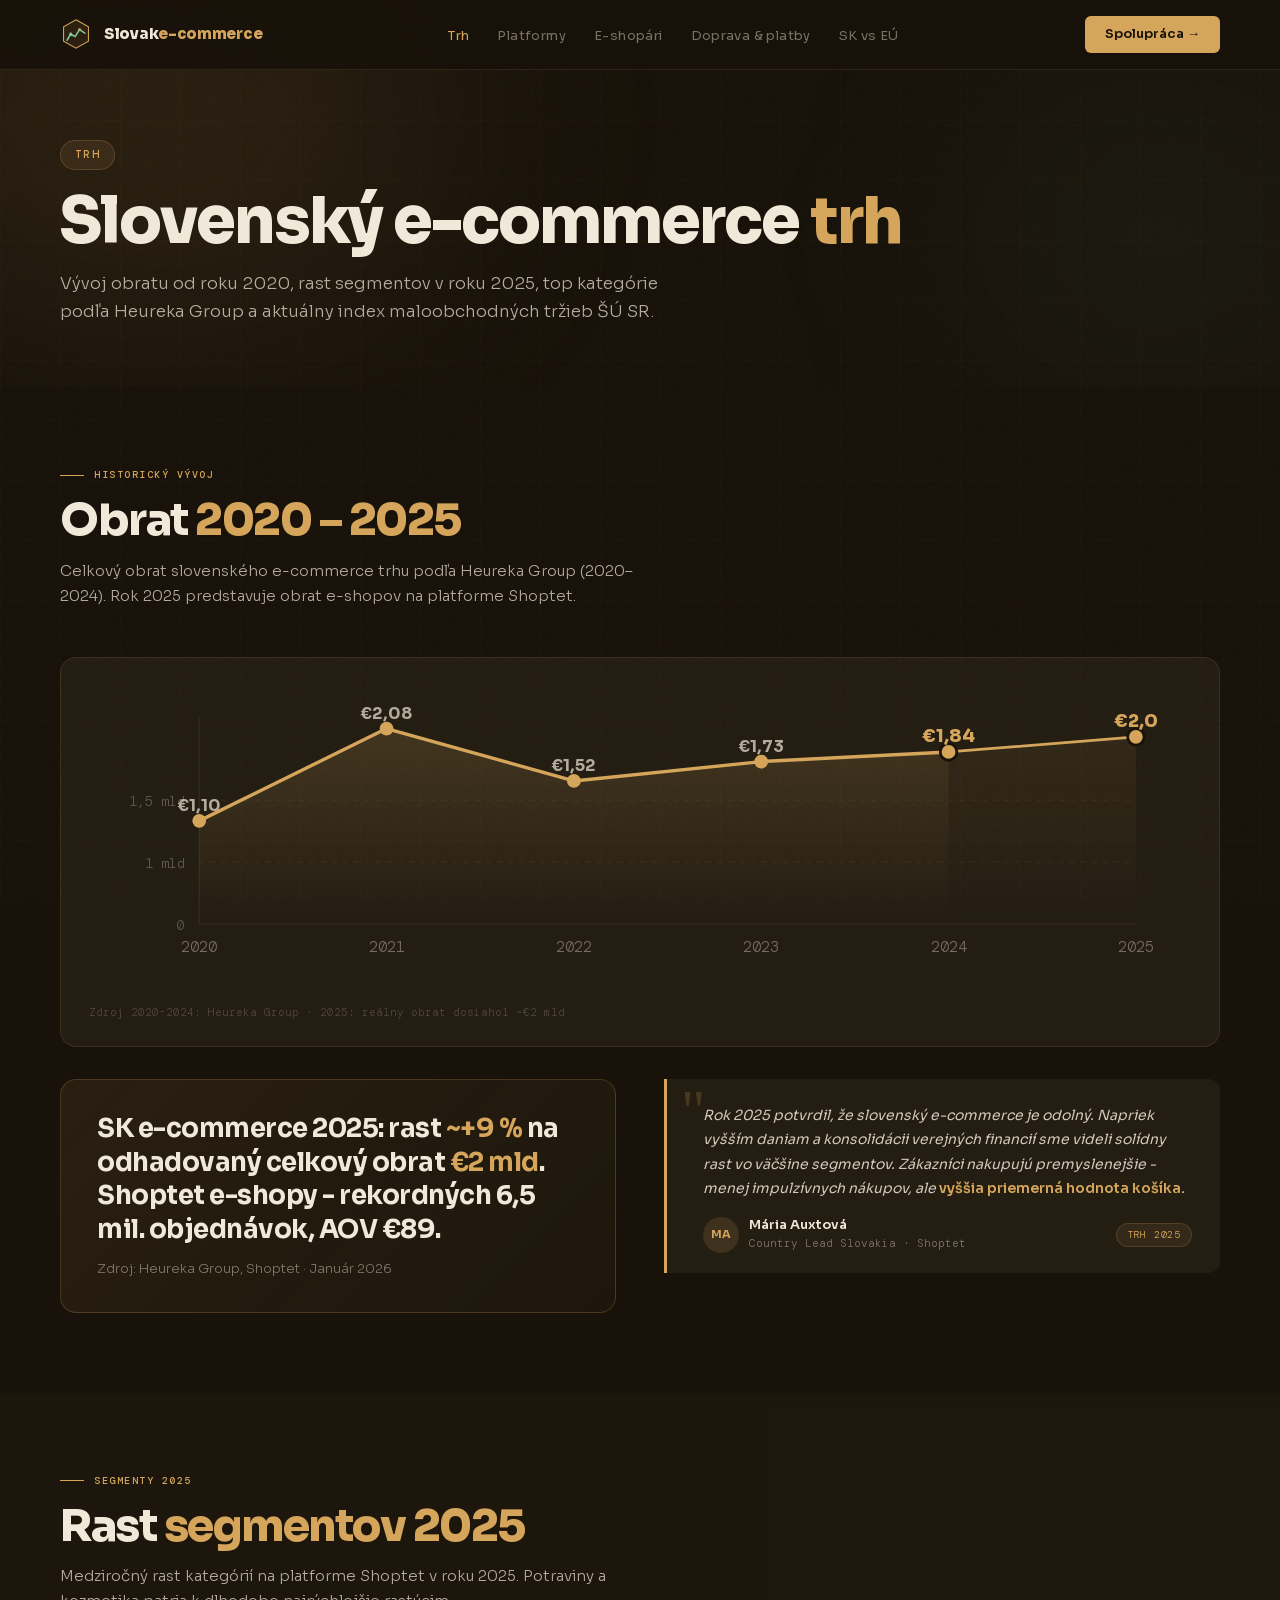
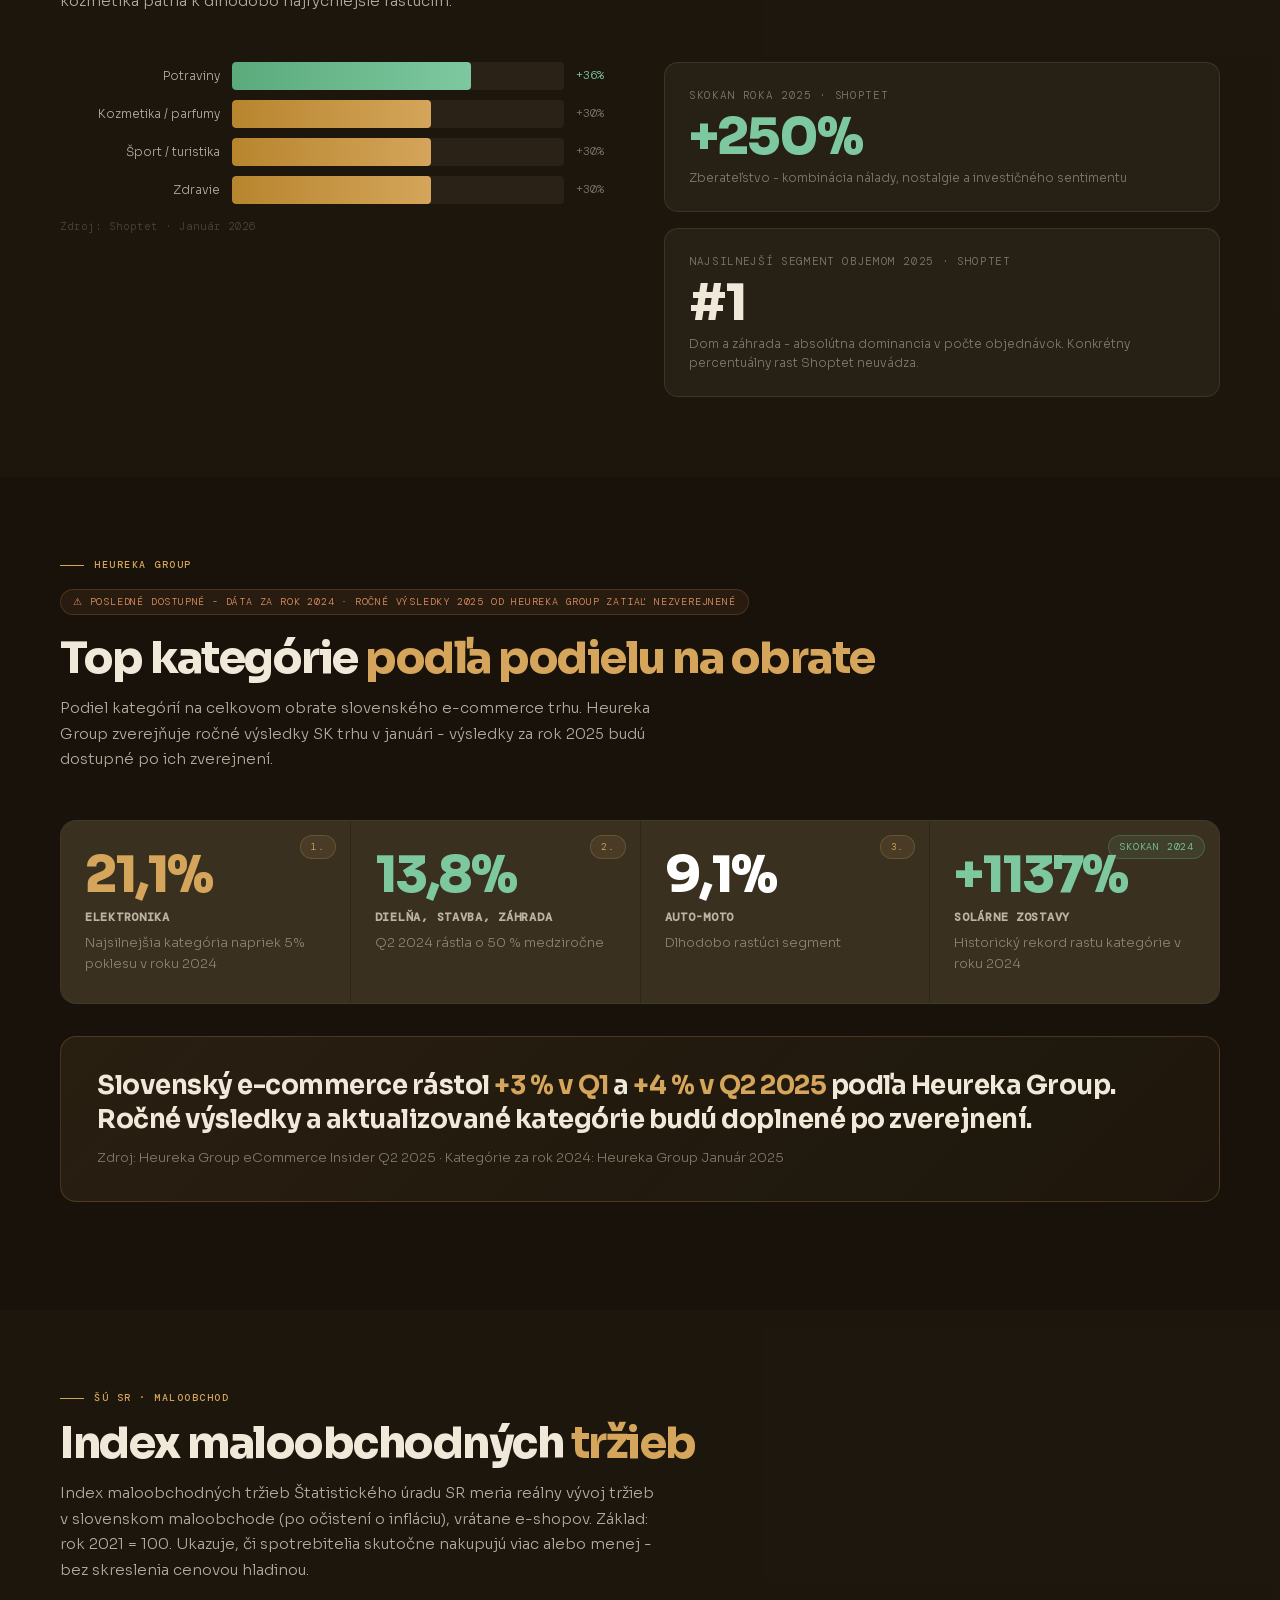
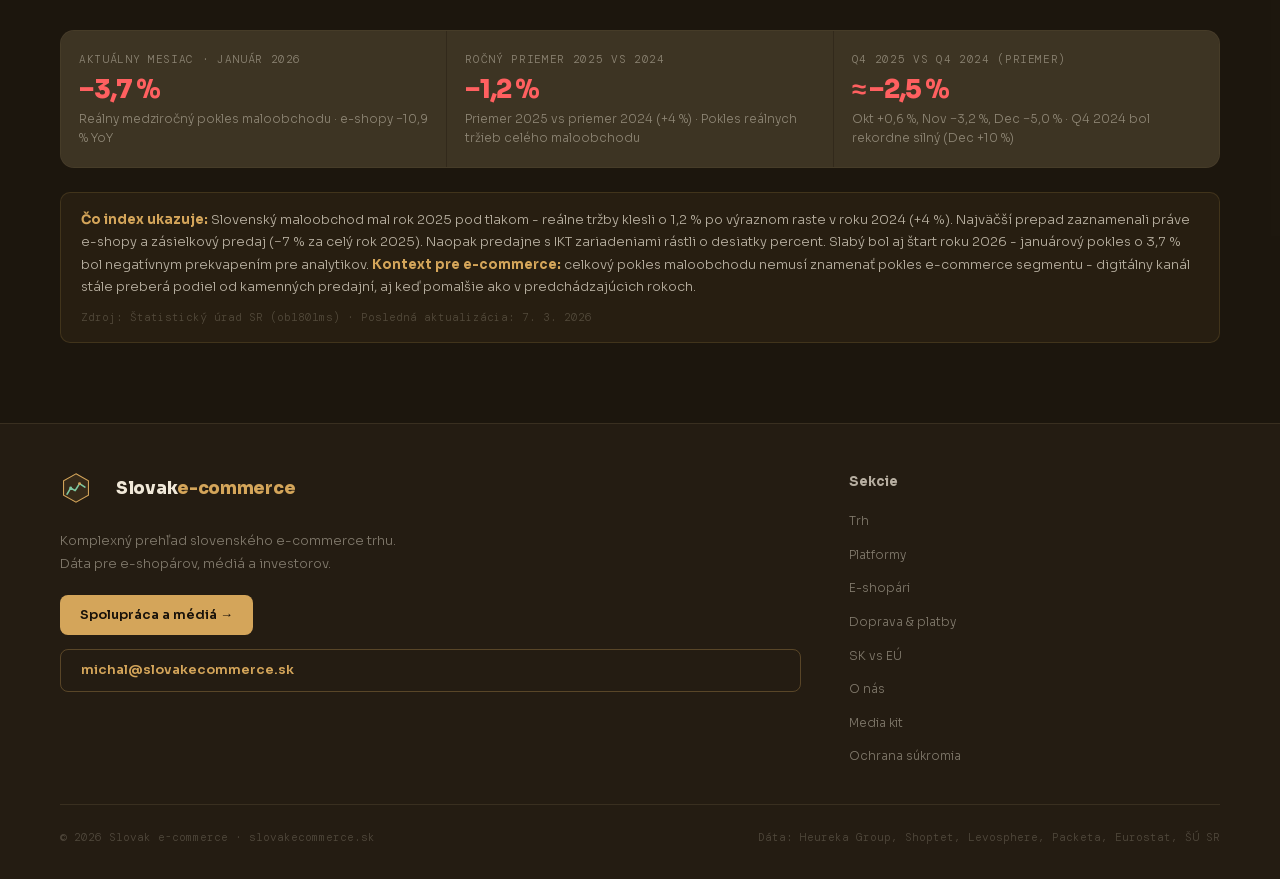
<file: trh.html>
<!DOCTYPE html>
<html lang="sk">
<head>

<meta charset="UTF-8"><meta name="viewport" content="width=device-width, initial-scale=1.0">
<title>Trh | Slovenská e-commerce 2025</title>

<meta property="og:type" content="article">
<meta property="og:site_name" content="Slovak e-commerce">
<meta property="og:locale" content="sk_SK">
<meta property="og:title" content="Trh | Slovenský e-commerce 2026">
<meta property="og:description" content="Veľkosť slovenského e-commerce trhu, obrat, AOV, medziročný rast. Oficiálne dáta Shoptet, Heureka a ŠÚ SR.">
<meta property="og:url" content="https://slovakecommerce.sk/trh.html">
<meta property="og:image" content="https://slovakecommerce.sk/og-cover.png">
<meta property="og:image:width" content="1200">
<meta property="og:image:height" content="630">
<meta property="og:image:alt" content="Slovenský e-commerce 2026 – cover s kľúčovými štatistikami">
<meta name="twitter:card" content="summary_large_image">
<meta name="twitter:title" content="Trh | Slovenský e-commerce 2026">
<meta name="twitter:description" content="Veľkosť slovenského e-commerce trhu, obrat, AOV, medziročný rast. Oficiálne dáta Shoptet, Heureka a ŠÚ SR.">
<meta name="twitter:image" content="https://slovakecommerce.sk/og-cover.png">
<meta name="description" content="Veľkosť slovenského e-commerce trhu, obrat, AOV, medziročný rast. Oficiálne dáta Shoptet, Heureka a ŠÚ SR.">
<script defer data-domain="slovakecommerce.sk" src="https://plausible.io/js/script.outbound-links.tagged-events.js"></script>
    <link rel="stylesheet" href="/css/style.css">
    <link rel="preload" href="/fonts/sora-800-latin.woff2" as="font" type="font/woff2" crossorigin>
    <link rel="stylesheet" href="/css/fonts.css">
</head>
<body data-page="trh">
<nav><a href="/index.html" class="logo"><svg width="32" height="32" viewBox="0 0 36 36" fill="none" xmlns="http://www.w3.org/2000/svg"><path d="M18 2L32 10V26L18 34L4 26V10L18 2Z" fill="rgba(212,165,90,0.10)" stroke="#d4a55a" stroke-width="1.2"/><polyline points="8,25 12,18 17,21 22,13 28,17" fill="none" stroke="#7ec8a0" stroke-width="1.8" stroke-linecap="round" stroke-linejoin="round"/><circle cx="12" cy="18" r="1.6" fill="#7ec8a0"/><circle cx="22" cy="13" r="1.6" fill="#d4a55a"/></svg><div class="logo-text">Slovak<span>e-commerce</span></div></a><ul class="nav-links"><li><a href="/trh.html">Trh</a></li><li><a href="/platformy.html">Platformy</a></li><li><a href="/eshopari.html">E-shopári</a></li><li><a href="/doprava.html">Doprava & platby</a></li><li><a href="/sk-vs-eu.html">SK vs EÚ</a></li></ul><a href="mailto:pr@slovakecommerce.sk" class="nav-cta plausible-event-name=Email+Click">Spolupráca →</a></nav>

<!-- PAGE HEADER -->
<div class="page-header">
  <div class="page-header-glow ph-glow-1"></div>
  <div class="page-header-glow ph-glow-2"></div>
  <div class="page-tag">Trh</div>
  <h1 class="page-title fade-up">Slovenský e-commerce <span>trh</span></h1>
  <p class="page-lead fade-up delay-1">Vývoj obratu od roku 2020, rast segmentov v roku 2025, top kategórie podľa Heureka Group a aktuálny index maloobchodných tržieb ŠÚ SR.</p>
</div>

<!-- VÝVOJ OBRATU -->
<section id="obrat">
  <div class="section-tag">Historický vývoj</div>
  <h2>Obrat <span>2020 – 2025</span></h2>
  <p class="section-lead">Celkový obrat slovenského e-commerce trhu podľa Heureka Group (2020–2024). Rok 2025 predstavuje obrat e-shopov na platforme Shoptet.</p>

  <!-- LINE CHART SVG -->
  <div style="background:var(--card);border:1px solid var(--border);border-radius:16px;padding:32px 28px 24px;margin-bottom:32px;">
    <svg id="obrat-chart" viewBox="0 0 800 220" xmlns="http://www.w3.org/2000/svg" style="width:100%;overflow:visible;">
      <!-- grid lines -->
      <line x1="80" y1="20" x2="80" y2="170" stroke="rgba(240,210,160,0.08)" stroke-width="1"/>
      <line x1="80" y1="170" x2="760" y2="170" stroke="rgba(240,210,160,0.08)" stroke-width="1"/>
      <!-- horizontal guides -->
      <line x1="80" y1="80" x2="760" y2="80" stroke="rgba(240,210,160,0.05)" stroke-width="1" stroke-dasharray="4,4"/>
      <line x1="80" y1="125" x2="760" y2="125" stroke="rgba(240,210,160,0.05)" stroke-width="1" stroke-dasharray="4,4"/>

      <!-- Y axis labels -->
      <text x="70" y="174" text-anchor="end" font-family="DM Mono, monospace" font-size="10" fill="rgba(240,232,216,0.3)">0</text>
      <text x="70" y="129" text-anchor="end" font-family="DM Mono, monospace" font-size="10" fill="rgba(240,232,216,0.3)">1 mld</text>
      <text x="70" y="84" text-anchor="end" font-family="DM Mono, monospace" font-size="10" fill="rgba(240,232,216,0.3)">1,5 mld</text>

      <!-- DATA: years x positions, values scaled. Max = 2.08 mld (2021 = rekord), scale 150px = 2.08 mld -->
      <!-- scale: y = 170 - (val/2.2)*150  -->
      <!-- 2020: 1.1 → y=170-75=95 -->
      <!-- 2021: 2.08 → y=170-141.8=28 -->
      <!-- 2022: 1.52 → y=170-103.6=66 -->
      <!-- 2023: 1.73 → y=170-117.9=52 -->
      <!-- 2024: 1.84 → y=170-125.4=45 -->
      <!-- 2025: 2.0 (tvoje číslo) → y=170-136.3=34 -->
      <!-- x positions: 6 points across 80-760 = 136px apart -->
      <!-- x: 80, 216, 352, 488, 624, 760 -->

      <defs>
        <linearGradient id="areaGrad" x1="0" y1="0" x2="0" y2="1">
          <stop offset="0%" stop-color="#d4a55a" stop-opacity="0.18"/>
          <stop offset="100%" stop-color="#d4a55a" stop-opacity="0"/>
        </linearGradient>
        <linearGradient id="areaGradLime" x1="0" y1="0" x2="0" y2="1">
          <stop offset="0%" stop-color="#7ec8a0" stop-opacity="0.18"/>
          <stop offset="100%" stop-color="#7ec8a0" stop-opacity="0"/>
        </linearGradient>
      </defs>

      <!-- Area fill (2020-2024) -->
      <path d="M80,95 L216,28 L352,66 L488,52 L624,45 L624,170 L80,170 Z" fill="url(#areaGrad)"/>
      <!-- Area fill 2024-2025 (lime) -->
      <path d="M624,45 L760,34 L760,170 L624,170 Z" fill="url(#areaGrad)" opacity="0.5"/>

      <!-- Line 2020-2024 -->
      <polyline points="80,95 216,28 352,66 488,52 624,45" fill="none" stroke="#d4a55a" stroke-width="2.5" stroke-linejoin="round" stroke-linecap="round"/>
      <!-- Dashed line 2024-2025 (Shoptet segment, nie celý trh) -->
      <line x1="624" y1="45" x2="760" y2="34" stroke="#d4a55a" stroke-width="2"/>

      <!-- Dots 2020-2024 -->
      <circle cx="80"  cy="95" r="5" fill="#d4a55a"/>
      <circle cx="216" cy="28" r="5" fill="#d4a55a"/>
      <circle cx="352" cy="66" r="5" fill="#d4a55a"/>
      <circle cx="488" cy="52" r="5" fill="#d4a55a"/>
      <circle cx="624" cy="45" r="6" fill="#d4a55a" stroke="#18120a" stroke-width="2"/>
      <!-- Dot 2025 -->
      <circle cx="760" cy="34" r="6" fill="#d4a55a" stroke="#18120a" stroke-width="2"/>

      <!-- Year labels -->
      <text x="80"  y="190" text-anchor="middle" font-family="DM Mono, monospace" font-size="11" fill="rgba(240,232,216,0.4)">2020</text>
      <text x="216" y="190" text-anchor="middle" font-family="DM Mono, monospace" font-size="11" fill="rgba(240,232,216,0.4)">2021</text>
      <text x="352" y="190" text-anchor="middle" font-family="DM Mono, monospace" font-size="11" fill="rgba(240,232,216,0.4)">2022</text>
      <text x="488" y="190" text-anchor="middle" font-family="DM Mono, monospace" font-size="11" fill="rgba(240,232,216,0.4)">2023</text>
      <text x="624" y="190" text-anchor="middle" font-family="DM Mono, monospace" font-size="11" fill="rgba(240,232,216,0.4)">2024</text>
      <text x="760" y="190" text-anchor="middle" font-family="DM Mono, monospace" font-size="11" fill="rgba(240,232,216,0.4)">2025</text>

      <!-- Value labels -->
      <text x="80"  y="88" text-anchor="middle" font-family="Sora, sans-serif" font-size="12" font-weight="700" fill="rgba(240,232,216,0.7)">€1,10</text>
      <text x="216" y="21" text-anchor="middle" font-family="Sora, sans-serif" font-size="12" font-weight="700" fill="rgba(240,232,216,0.7)">€2,08</text>
      <text x="352" y="59" text-anchor="middle" font-family="Sora, sans-serif" font-size="12" font-weight="700" fill="rgba(240,232,216,0.7)">€1,52</text>
      <text x="488" y="45" text-anchor="middle" font-family="Sora, sans-serif" font-size="12" font-weight="700" fill="rgba(240,232,216,0.7)">€1,73</text>
      <text x="624" y="38" text-anchor="middle" font-family="Sora, sans-serif" font-size="13" font-weight="800" fill="#d4a55a">€1,84</text>
      <text x="760" y="27" text-anchor="middle" font-family="Sora, sans-serif" font-size="13" font-weight="800" fill="#d4a55a">€2,0</text>
    </svg>
    <p style="font-size:11px;color:var(--white20);font-family:'DM Mono',monospace;margin-top:4px;">Zdroj 2020-2024: Heureka Group · 2025: reálny obrat dosiahol ~€2 mld</p>
  </div>

  <div class="two-col">
    <div class="highlight-box" style="margin:0;">
      <div class="big-quote">SK e-commerce 2025: rast <span>~+9 %</span> na odhadovaný celkový obrat <span>€2 mld</span>. Shoptet e-shopy - rekordných 6,5 mil. objednávok, AOV €89.</div>
      <p style="font-size:13px;color:var(--white40);margin-top:8px;">Zdroj: Heureka Group, Shoptet · Január 2026</p>
    </div>
    <div class="quote-full" style="margin:0;">
      <div class="quote-full-mark">"</div>
      <div class="quote-text" style="font-style:italic;">Rok 2025 potvrdil, že slovenský e-commerce je odolný. Napriek vyšším daniam a konsolidácii verejných financií sme videli solídny rast vo väčšine segmentov. Zákazníci nakupujú premyslenejšie - menej impulzívnych nákupov, ale <em>vyššia priemerná hodnota košíka</em>.</div>
      <div class="quote-author">
        <div class="quote-avatar" style="background:rgba(212,165,90,0.15);color:#d4a55a;">MA</div>
        <div><div class="quote-name">Mária Auxtová</div><div class="quote-role">Country Lead Slovakia · Shoptet</div></div>
        <div class="quote-tag">Trh 2025</div>
      </div>
    </div>
  </div>
</section>

<!-- RAST SEGMENTOV -->
<section id="segmenty">
  <div class="section-tag">Segmenty 2025</div>
  <h2>Rast <span>segmentov 2025</span></h2>
  <p class="section-lead">Medziročný rast kategórií na platforme Shoptet v roku 2025. Potraviny a kozmetika patria k dlhodobo najrýchlejšie rastúcim.</p>

  <div class="two-col">
    <div>
      <div class="bar-chart">
        <div class="bar-row">
          <div class="bar-label">Potraviny</div>
          <div class="bar-track"><div class="bar-fill lime-fill" data-w="72" style="width:0%"></div></div>
          <div class="bar-pct" style="color:var(--lime)">+36%</div>
        </div>
        <div class="bar-row">
          <div class="bar-label">Kozmetika / parfumy</div>
          <div class="bar-track"><div class="bar-fill" data-w="60" style="width:0%"></div></div>
          <div class="bar-pct">+30%</div>
        </div>
        <div class="bar-row">
          <div class="bar-label">Šport / turistika</div>
          <div class="bar-track"><div class="bar-fill" data-w="60" style="width:0%"></div></div>
          <div class="bar-pct">+30%</div>
        </div>
        <div class="bar-row">
          <div class="bar-label">Zdravie</div>
          <div class="bar-track"><div class="bar-fill" data-w="60" style="width:0%"></div></div>
          <div class="bar-pct">+30%</div>
        </div>
      </div>
      <p style="font-size:11px;color:var(--white20);font-family:'DM Mono',monospace;margin-top:14px;">Zdroj: Shoptet · Január 2026</p>
    </div>
    <div>
      <div style="background:var(--card);border:1px solid var(--border);border-radius:14px;padding:24px;margin-bottom:16px;">
        <div class="sw-label">Skokan roka 2025 · Shoptet</div>
        <div class="sw-val" style="color:var(--lime)">+250%</div>
        <div class="sw-sub">Zberateľstvo - kombinácia nálady, nostalgie a investičného sentimentu</div>
      </div>
      <div style="background:var(--card);border:1px solid var(--border);border-radius:14px;padding:24px;">
        <div class="sw-label">Najsilnejší segment objemom 2025 · Shoptet</div>
        <div class="sw-val" style="color:var(--white)">#1</div>
        <div class="sw-sub">Dom a záhrada - absolútna dominancia v počte objednávok. Konkrétny percentuálny rast Shoptet neuvádza.</div>
      </div>
    </div>
  </div>
</section>

<!-- TOP KATEGÓRIE HEUREKA -->
<section id="kategorie">
  <div class="section-tag">Heureka Group</div>
  <div class="data-note warn">⚠ Posledné dostupné - dáta za rok 2024 · Ročné výsledky 2025 od Heureka Group zatiaľ nezverejnené</div>
  <h2>Top kategórie <span>podľa podielu na obrate</span></h2>
  <p class="section-lead">Podiel kategórií na celkovom obrate slovenského e-commerce trhu. Heureka Group zverejňuje ročné výsledky SK trhu v januári - výsledky za rok 2025 budú dostupné po ich zverejnení.</p>

  <div class="card-grid card-grid-4" style="margin-bottom:32px;">
    <div class="card">
      <div class="card-badge">1.</div>
      <div class="card-num">21,1%</div>
      <div class="card-title">Elektronika</div>
      <div class="card-desc">Najsilnejšia kategória napriek 5% poklesu v roku 2024</div>
    </div>
    <div class="card">
      <div class="card-badge">2.</div>
      <div class="card-num lime">13,8%</div>
      <div class="card-title">Dielňa, stavba, záhrada</div>
      <div class="card-desc">Q2 2024 rástla o 50 % medziročne</div>
    </div>
    <div class="card">
      <div class="card-badge">3.</div>
      <div class="card-num white">9,1%</div>
      <div class="card-title">Auto-moto</div>
      <div class="card-desc">Dlhodobo rastúci segment</div>
    </div>
    <div class="card">
      <div class="card-badge lime-badge">skokan 2024</div>
      <div class="card-num lime">+1137%</div>
      <div class="card-title">Solárne zostavy</div>
      <div class="card-desc">Historický rekord rastu kategórie v roku 2024</div>
    </div>
  </div>

  <div class="highlight-box">
    <div class="big-quote">Slovenský e-commerce rástol <span>+3 % v Q1</span> a <span>+4 % v Q2 2025</span> podľa Heureka Group. Ročné výsledky a aktualizované kategórie budú doplnené po zverejnení.</div>
    <p style="font-size:13px;color:var(--white40);margin-top:8px;">Zdroj: Heureka Group eCommerce Insider Q2 2025 · Kategórie za rok 2024: Heureka Group Január 2025</p>
  </div>
</section>

<!-- ŠÚ SR INDEX -->
<section id="susr">
  <div class="section-tag">ŠÚ SR · Maloobchod</div>
  <h2>Index maloobchodných <span>tržieb</span></h2>
  <p class="section-lead">Index maloobchodných tržieb Štatistického úradu SR meria reálny vývoj tržieb v slovenskom maloobchode (po očistení o infláciu), vrátane e-shopov. Základ: rok 2021 = 100. Ukazuje, či spotrebitelia skutočne nakupujú viac alebo menej - bez skreslenia cenovou hladinou.</p>

  <!-- KPI 3-kolóny -->
  <div class="susr-kpis">
    <!-- Aktuálny mesiac -->
    <div class="susr-kpi">
      <div class="susr-kpi-label">Aktuálny mesiac · Január 2026</div>
      <div class="susr-kpi-val red">−3,7 %</div>
      <div class="susr-kpi-sub">Reálny medziročný pokles maloobchodu · e-shopy −10,9 % YoY</div>
    </div>
    <!-- Ročný priemer -->
    <div class="susr-kpi">
      <div class="susr-kpi-label">Ročný priemer 2025 vs 2024</div>
      <div class="susr-kpi-val red">−1,2 %</div>
      <div class="susr-kpi-sub">Priemer 2025 vs priemer 2024 (+4 %) · Pokles reálnych tržieb celého maloobchodu</div>
    </div>
    <!-- Q4 porovnanie -->
    <div class="susr-kpi">
      <div class="susr-kpi-label">Q4 2025 vs Q4 2024 (priemer)</div>
      <div class="susr-kpi-val red">≈ −2,5 %</div>
      <div class="susr-kpi-sub">Okt +0,6 %, Nov −3,2 %, Dec −5,0 % · Q4 2024 bol rekordne silný (Dec +10 %)</div>
    </div>
  </div>

  <div class="susr-insight">
    <strong>Čo index ukazuje:</strong> Slovenský maloobchod mal rok 2025 pod tlakom - reálne tržby klesli o 1,2 % po výraznom raste v roku 2024 (+4 %). Najväčší prepad zaznamenali práve e-shopy a zásielkový predaj (−7 % za celý rok 2025). Naopak predajne s IKT zariadeniami rástli o desiatky percent. Slabý bol aj štart roku 2026 - januárový pokles o 3,7 % bol negatívnym prekvapením pre analytikov. <strong>Kontext pre e-commerce:</strong> celkový pokles maloobchodu nemusí znamenať pokles e-commerce segmentu - digitálny kanál stále preberá podiel od kamenných predajní, aj keď pomalšie ako v predchádzajúcich rokoch.
    <p style="font-size:11px;color:var(--white20);margin-top:10px;font-family:'DM Mono',monospace;">Zdroj: Štatistický úrad SR (ob1801ms) · Posledná aktualizácia: 7. 3. 2026</p>
  </div>
</section>

<footer><div class="footer-top"><div><a href="/index.html" class="logo" style="margin-bottom:14px;display:inline-flex;"><svg width="32" height="32" viewBox="0 0 36 36" fill="none" xmlns="http://www.w3.org/2000/svg"><path d="M18 2L32 10V26L18 34L4 26V10L18 2Z" fill="rgba(212,165,90,0.10)" stroke="#d4a55a" stroke-width="1.2"/><polyline points="8,25 12,18 17,21 22,13 28,17" fill="none" stroke="#7ec8a0" stroke-width="1.8" stroke-linecap="round" stroke-linejoin="round"/><circle cx="12" cy="18" r="1.6" fill="#7ec8a0"/><circle cx="22" cy="13" r="1.6" fill="#d4a55a"/></svg><span class="logo-text" style="font-size:17px;margin-left:12px;">Slovak<span>e-commerce</span></span></a><p class="footer-desc">Komplexný prehľad slovenského e-commerce trhu. Dáta pre e-shopárov, médiá a investorov.</p><a href="mailto:pr@slovakecommerce.sk" class="footer-cta plausible-event-name=Email+Click">Spolupráca a médiá →</a><a href="mailto:michal@slovakecommerce.sk" class="footer-cta outline plausible-event-name=Email+Click" style="margin-top:6px;">michal@slovakecommerce.sk</a></div><div class="footer-col"><h4>Sekcie</h4><ul class="footer-links"><li><a href="/trh.html">Trh</a></li><li><a href="/platformy.html">Platformy</a></li><li><a href="/eshopari.html">E-shopári</a></li><li><a href="/doprava.html">Doprava & platby</a></li><li><a href="/sk-vs-eu.html">SK vs EÚ</a></li><li><a href="/onas/">O nás</a></li><li><a href="/mediakit/">Media kit</a></li><li><a href="/privacy.html">Ochrana súkromia</a></li></ul></div></div><div class="footer-bottom"><div class="footer-copy">© 2026 Slovak e-commerce · slovakecommerce.sk</div><div class="footer-copy">Dáta: Heureka Group, Shoptet, Levosphere, Packeta, Eurostat, ŠÚ SR</div></div></footer>
<script defer src="/js/nav.js"></script>
</body>
</html>
</file>
<file: css/fonts.css>
/* Self-hosted fonts - generované scripts/download_fonts.py */

@font-face {
  font-family: 'DM Mono';
  font-style: normal;
  font-weight: 300;
  font-display: swap;
  src: url('/fonts/dm-mono-300-latin-ext.woff2') format('woff2');
  unicode-range: U+0100-02BA, U+02BD-02C5, U+02C7-02CC, U+02CE-02D7, U+02DD-02FF, U+0304, U+0308, U+0329, U+1D00-1DBF, U+1E00-1E9F, U+1EF2-1EFF, U+2020, U+20A0-20AB, U+20AD-20C0, U+2113, U+2C60-2C7F, U+A720-A7FF;
}

@font-face {
  font-family: 'DM Mono';
  font-style: normal;
  font-weight: 300;
  font-display: swap;
  src: url('/fonts/dm-mono-300-latin.woff2') format('woff2');
  unicode-range: U+0000-00FF, U+0131, U+0152-0153, U+02BB-02BC, U+02C6, U+02DA, U+02DC, U+0304, U+0308, U+0329, U+2000-206F, U+20AC, U+2122, U+2191, U+2193, U+2212, U+2215, U+FEFF, U+FFFD;
}

@font-face {
  font-family: 'DM Mono';
  font-style: normal;
  font-weight: 400;
  font-display: swap;
  src: url('/fonts/dm-mono-400-latin-ext.woff2') format('woff2');
  unicode-range: U+0100-02BA, U+02BD-02C5, U+02C7-02CC, U+02CE-02D7, U+02DD-02FF, U+0304, U+0308, U+0329, U+1D00-1DBF, U+1E00-1E9F, U+1EF2-1EFF, U+2020, U+20A0-20AB, U+20AD-20C0, U+2113, U+2C60-2C7F, U+A720-A7FF;
}

@font-face {
  font-family: 'DM Mono';
  font-style: normal;
  font-weight: 400;
  font-display: swap;
  src: url('/fonts/dm-mono-400-latin.woff2') format('woff2');
  unicode-range: U+0000-00FF, U+0131, U+0152-0153, U+02BB-02BC, U+02C6, U+02DA, U+02DC, U+0304, U+0308, U+0329, U+2000-206F, U+20AC, U+2122, U+2191, U+2193, U+2212, U+2215, U+FEFF, U+FFFD;
}

@font-face {
  font-family: 'DM Mono';
  font-style: normal;
  font-weight: 500;
  font-display: swap;
  src: url('/fonts/dm-mono-500-latin-ext.woff2') format('woff2');
  unicode-range: U+0100-02BA, U+02BD-02C5, U+02C7-02CC, U+02CE-02D7, U+02DD-02FF, U+0304, U+0308, U+0329, U+1D00-1DBF, U+1E00-1E9F, U+1EF2-1EFF, U+2020, U+20A0-20AB, U+20AD-20C0, U+2113, U+2C60-2C7F, U+A720-A7FF;
}

@font-face {
  font-family: 'DM Mono';
  font-style: normal;
  font-weight: 500;
  font-display: swap;
  src: url('/fonts/dm-mono-500-latin.woff2') format('woff2');
  unicode-range: U+0000-00FF, U+0131, U+0152-0153, U+02BB-02BC, U+02C6, U+02DA, U+02DC, U+0304, U+0308, U+0329, U+2000-206F, U+20AC, U+2122, U+2191, U+2193, U+2212, U+2215, U+FEFF, U+FFFD;
}

@font-face {
  font-family: 'Sora';
  font-style: normal;
  font-weight: 300;
  font-display: swap;
  src: url('/fonts/sora-300-latin-ext.woff2') format('woff2');
  unicode-range: U+0100-02BA, U+02BD-02C5, U+02C7-02CC, U+02CE-02D7, U+02DD-02FF, U+0304, U+0308, U+0329, U+1D00-1DBF, U+1E00-1E9F, U+1EF2-1EFF, U+2020, U+20A0-20AB, U+20AD-20C0, U+2113, U+2C60-2C7F, U+A720-A7FF;
}

@font-face {
  font-family: 'Sora';
  font-style: normal;
  font-weight: 300;
  font-display: swap;
  src: url('/fonts/sora-300-latin.woff2') format('woff2');
  unicode-range: U+0000-00FF, U+0131, U+0152-0153, U+02BB-02BC, U+02C6, U+02DA, U+02DC, U+0304, U+0308, U+0329, U+2000-206F, U+20AC, U+2122, U+2191, U+2193, U+2212, U+2215, U+FEFF, U+FFFD;
}

@font-face {
  font-family: 'Sora';
  font-style: normal;
  font-weight: 400;
  font-display: swap;
  src: url('/fonts/sora-400-latin-ext.woff2') format('woff2');
  unicode-range: U+0100-02BA, U+02BD-02C5, U+02C7-02CC, U+02CE-02D7, U+02DD-02FF, U+0304, U+0308, U+0329, U+1D00-1DBF, U+1E00-1E9F, U+1EF2-1EFF, U+2020, U+20A0-20AB, U+20AD-20C0, U+2113, U+2C60-2C7F, U+A720-A7FF;
}

@font-face {
  font-family: 'Sora';
  font-style: normal;
  font-weight: 400;
  font-display: swap;
  src: url('/fonts/sora-400-latin.woff2') format('woff2');
  unicode-range: U+0000-00FF, U+0131, U+0152-0153, U+02BB-02BC, U+02C6, U+02DA, U+02DC, U+0304, U+0308, U+0329, U+2000-206F, U+20AC, U+2122, U+2191, U+2193, U+2212, U+2215, U+FEFF, U+FFFD;
}

@font-face {
  font-family: 'Sora';
  font-style: normal;
  font-weight: 600;
  font-display: swap;
  src: url('/fonts/sora-600-latin-ext.woff2') format('woff2');
  unicode-range: U+0100-02BA, U+02BD-02C5, U+02C7-02CC, U+02CE-02D7, U+02DD-02FF, U+0304, U+0308, U+0329, U+1D00-1DBF, U+1E00-1E9F, U+1EF2-1EFF, U+2020, U+20A0-20AB, U+20AD-20C0, U+2113, U+2C60-2C7F, U+A720-A7FF;
}

@font-face {
  font-family: 'Sora';
  font-style: normal;
  font-weight: 600;
  font-display: swap;
  src: url('/fonts/sora-600-latin.woff2') format('woff2');
  unicode-range: U+0000-00FF, U+0131, U+0152-0153, U+02BB-02BC, U+02C6, U+02DA, U+02DC, U+0304, U+0308, U+0329, U+2000-206F, U+20AC, U+2122, U+2191, U+2193, U+2212, U+2215, U+FEFF, U+FFFD;
}

@font-face {
  font-family: 'Sora';
  font-style: normal;
  font-weight: 700;
  font-display: swap;
  src: url('/fonts/sora-700-latin-ext.woff2') format('woff2');
  unicode-range: U+0100-02BA, U+02BD-02C5, U+02C7-02CC, U+02CE-02D7, U+02DD-02FF, U+0304, U+0308, U+0329, U+1D00-1DBF, U+1E00-1E9F, U+1EF2-1EFF, U+2020, U+20A0-20AB, U+20AD-20C0, U+2113, U+2C60-2C7F, U+A720-A7FF;
}

@font-face {
  font-family: 'Sora';
  font-style: normal;
  font-weight: 700;
  font-display: swap;
  src: url('/fonts/sora-700-latin.woff2') format('woff2');
  unicode-range: U+0000-00FF, U+0131, U+0152-0153, U+02BB-02BC, U+02C6, U+02DA, U+02DC, U+0304, U+0308, U+0329, U+2000-206F, U+20AC, U+2122, U+2191, U+2193, U+2212, U+2215, U+FEFF, U+FFFD;
}

@font-face {
  font-family: 'Sora';
  font-style: normal;
  font-weight: 800;
  font-display: swap;
  src: url('/fonts/sora-800-latin-ext.woff2') format('woff2');
  unicode-range: U+0100-02BA, U+02BD-02C5, U+02C7-02CC, U+02CE-02D7, U+02DD-02FF, U+0304, U+0308, U+0329, U+1D00-1DBF, U+1E00-1E9F, U+1EF2-1EFF, U+2020, U+20A0-20AB, U+20AD-20C0, U+2113, U+2C60-2C7F, U+A720-A7FF;
}

@font-face {
  font-family: 'Sora';
  font-style: normal;
  font-weight: 800;
  font-display: swap;
  src: url('/fonts/sora-800-latin.woff2') format('woff2');
  unicode-range: U+0000-00FF, U+0131, U+0152-0153, U+02BB-02BC, U+02C6, U+02DA, U+02DC, U+0304, U+0308, U+0329, U+2000-206F, U+20AC, U+2122, U+2191, U+2193, U+2212, U+2215, U+FEFF, U+FFFD;
}
</file>
<file: css/style.css>
/* =======================================================
 * Slovak e-commerce - unified stylesheet
 * Generated by scripts/extract_inline_css.py
 * ======================================================= */

/* --- BASE --------------------------------------------- */
:root {
  --bg: #18120a; --bg2: #241c12; --bg3: #2e2416;
  --card: rgba(240,220,180,0.05); --card-hover: rgba(240,220,180,0.09);
  --border: rgba(240,210,160,0.10); --border-accent: rgba(212,165,90,0.35);
  --blue: #d4a55a; --blue2: #b8852e;
  --lime: #7ec8a0; --lime2: #5aaa7c;
  --white: #f0e8d8;
  --white70: rgba(240,232,216,0.72); --white40: rgba(240,232,216,0.45);
  --white20: rgba(240,232,216,0.22); --white10: rgba(240,232,216,0.11);
}
*, *::before, *::after { box-sizing: border-box; margin: 0; padding: 0; }
html { scroll-behavior: smooth; }
body { background: var(--bg); color: var(--white); font-family: 'Sora', sans-serif; font-size: 16px; font-weight: 300; line-height: 1.6; overflow-x: hidden; }
body::before { content: ''; position: fixed; inset: 0; background-image: url("data:image/svg+xml,%3Csvg viewBox='0 0 256 256' xmlns='http://www.w3.org/2000/svg'%3E%3Cfilter id='noise'%3E%3CfeTurbulence type='fractalNoise' baseFrequency='0.9' numOctaves='4' stitchTiles='stitch'/%3E%3C/filter%3E%3Crect width='100%25' height='100%25' filter='url(%23noise)' opacity='0.03'/%3E%3C/svg%3E"); pointer-events: none; z-index: 0; opacity: 0.4; }
body::after { content: ''; position: fixed; inset: 0; background-image: linear-gradient(rgba(212,165,90,0.025) 1px, transparent 1px), linear-gradient(90deg, rgba(212,165,90,0.025) 1px, transparent 1px); background-size: 60px 60px; pointer-events: none; z-index: 0; }

/* NAV */
nav { position: fixed; top: 0; left: 0; right: 0; z-index: 100; padding: 16px max(60px, calc((100% - 1200px) / 2)); display: flex; align-items: center; justify-content: space-between; backdrop-filter: blur(20px); -webkit-backdrop-filter: blur(20px); background: rgba(24,18,10,0.88); border-bottom: 1px solid var(--border); }
.logo { display: flex; align-items: center; gap: 12px; text-decoration: none; }
.logo-text { font-family: 'Sora', sans-serif; font-weight: 800; font-size: 15px; letter-spacing: -0.3px; color: #f0e8d8; }
.logo-text span { color: #d4a55a; }
.nav-links { display: flex; gap: 28px; list-style: none; }
.nav-links a { font-size: 13px; font-weight: 500; color: var(--white40); text-decoration: none; letter-spacing: 0.03em; transition: color 0.2s; }
.nav-links a:hover, .nav-links a.active { color: var(--blue); }
.nav-cta { font-size: 13px; font-weight: 600; color: var(--bg); background: var(--blue); padding: 8px 20px; border-radius: 6px; text-decoration: none; transition: opacity 0.2s; }
.nav-cta:hover { opacity: 0.85; }

/* PAGE HEADER */
.page-header { position: relative; padding: 140px max(60px, calc((100% - 1200px) / 2)) 60px; overflow: hidden; }
.page-header-glow { position: absolute; border-radius: 50%; filter: blur(120px); pointer-events: none; }
.ph-glow-1 { width: 600px; height: 400px; background: rgba(212,165,90,0.10); top: -80px; left: -150px; }
.ph-glow-2 { width: 400px; height: 300px; background: rgba(126,200,160,0.06); bottom: 0; right: -80px; }
.page-tag { display: inline-flex; align-items: center; gap: 8px; font-family: 'DM Mono', monospace; font-size: 11px; font-weight: 500; letter-spacing: 0.12em; text-transform: uppercase; color: var(--blue); background: rgba(212,165,90,0.1); border: 1px solid rgba(212,165,90,0.22); padding: 5px 14px; border-radius: 100px; margin-bottom: 20px; }
.page-title { font-family: 'Sora', sans-serif; font-size: clamp(36px, 5vw, 64px); font-weight: 800; line-height: 1.0; letter-spacing: -2px; margin-bottom: 16px; }
.page-title span { color: var(--blue); }
.page-title em { font-style: normal; color: var(--lime); }
.page-lead { font-size: 17px; font-weight: 300; color: var(--white70); max-width: 620px; line-height: 1.7; }

/* SECTIONS */
section { position: relative; z-index: 1; padding: 80px max(60px, calc((100% - 1200px) / 2)); }
section:nth-child(even) { background: rgba(240,220,180,0.02); }
.section-tag { font-family: 'DM Mono', monospace; font-size: 10px; font-weight: 500; letter-spacing: 0.15em; text-transform: uppercase; color: var(--blue); margin-bottom: 14px; display: flex; align-items: center; gap: 10px; }
.section-tag::before { content: ''; display: block; width: 24px; height: 1px; background: var(--blue); }
.data-note { display: inline-flex; align-items: center; gap: 6px; font-family: 'DM Mono', monospace; font-size: 10px; letter-spacing: 0.08em; text-transform: uppercase; color: var(--white40); background: rgba(240,210,160,0.06); border: 1px solid var(--border); padding: 4px 12px; border-radius: 100px; margin-bottom: 20px; }
.data-note.warn { color: #e09060; background: rgba(224,144,96,0.08); border-color: rgba(224,144,96,0.2); }
h2 { font-family: 'Sora', sans-serif; font-size: clamp(28px, 3.5vw, 44px); font-weight: 800; letter-spacing: -1.5px; line-height: 1.05; margin-bottom: 14px; }
h2 span { color: var(--blue); }
h2 em { font-style: normal; color: var(--lime); }
.section-lead { font-size: 15px; font-weight: 300; color: var(--white70); max-width: 600px; line-height: 1.7; margin-bottom: 48px; }

/* CARDS */
.card-grid { display: grid; gap: 1px; background: var(--border); border: 1px solid var(--border); border-radius: 16px; overflow: hidden; }
.card-grid-2 { grid-template-columns: repeat(2,1fr); }
.card-grid-3 { grid-template-columns: repeat(3,1fr); }
.card-grid-4 { grid-template-columns: repeat(4,1fr); }
.card { background: var(--card); padding: 28px 24px; transition: background 0.2s; position: relative; }
.card:hover { background: var(--card-hover); }
.card-num { font-family: 'Sora', sans-serif; font-size: clamp(32px,4vw,52px); font-weight: 800; letter-spacing: -2px; color: var(--blue); line-height: 1; margin-bottom: 8px; }
.card-num.lime { color: var(--lime); }
.card-num.white { color: #fff; }
.card-title { font-size: 12px; font-weight: 600; color: var(--white70); margin-bottom: 6px; text-transform: uppercase; letter-spacing: 0.06em; font-family: 'DM Mono', monospace; }
.card-desc { font-size: 13px; color: var(--white40); line-height: 1.6; }
.card-badge { position: absolute; top: 14px; right: 14px; font-size: 10px; font-family: 'DM Mono', monospace; letter-spacing: 0.08em; text-transform: uppercase; padding: 3px 10px; border-radius: 100px; background: rgba(212,165,90,0.1); border: 1px solid rgba(212,165,90,0.22); color: var(--blue); }
.card-badge.lime-badge { background: rgba(126,200,160,0.1); border-color: rgba(126,200,160,0.22); color: var(--lime); }

/* LAYOUT HELPERS */
.two-col { display: grid; grid-template-columns: 1fr 1fr; gap: 48px; align-items: start; }
.three-col { display: grid; grid-template-columns: repeat(3,1fr); gap: 24px; }

/* BAR CHART */
.bar-chart { display: flex; flex-direction: column; gap: 10px; }
.bar-row { display: flex; align-items: center; gap: 12px; }
.bar-label { font-size: 12px; color: var(--white70); width: 160px; flex-shrink: 0; text-align: right; }
.bar-track { flex: 1; height: 28px; background: rgba(240,210,160,0.06); border-radius: 4px; overflow: hidden; }
.bar-fill { height: 100%; border-radius: 4px; background: linear-gradient(90deg, var(--blue2), var(--blue)); transition: width 1s cubic-bezier(0.16,1,0.3,1); }
.bar-fill.lime-fill { background: linear-gradient(90deg, var(--lime2), var(--lime)); }
.bar-fill.dim-fill { background: rgba(240,210,160,0.14); }
.bar-fill.neg-fill { background: linear-gradient(90deg, #c84040, #e06060); }
.bar-pct { font-family: 'DM Mono', monospace; font-size: 12px; color: var(--white40); width: 40px; flex-shrink: 0; }

/* LINE CHART (horizontal timeline) */
.line-chart-wrap { position: relative; margin: 32px 0 8px; }
.line-chart-svg { width: 100%; overflow: visible; }
.lc-label { font-family: 'DM Mono', monospace; font-size: 10px; fill: var(--white40); }
.lc-value { font-family: 'Sora', sans-serif; font-size: 12px; font-weight: 700; fill: var(--blue); }
.lc-value.highlight { fill: var(--lime); font-size: 13px; }
.lc-note { font-size: 11px; color: var(--white20); font-family: 'DM Mono', monospace; margin-top: 8px; }

/* HIGHLIGHT BOX */
.highlight-box { background: linear-gradient(135deg, rgba(212,165,90,0.09), rgba(212,165,90,0.03)); border: 1px solid rgba(212,165,90,0.22); border-radius: 16px; padding: 32px 36px; margin: 28px 0; }
.highlight-box.lime-box { background: linear-gradient(135deg, rgba(126,200,160,0.09), rgba(126,200,160,0.03)); border-color: rgba(126,200,160,0.22); }
.big-quote { font-family: 'Sora', sans-serif; font-size: clamp(18px,2.2vw,26px); font-weight: 700; line-height: 1.3; letter-spacing: -0.5px; color: var(--white); margin-bottom: 12px; }
.big-quote span { color: var(--blue); }
.big-quote em { font-style: normal; color: var(--lime); }

/* QUOTE */
.quote-full { background: rgba(240,220,180,0.05); border-left: 3px solid #d4a55a; border-radius: 0 12px 12px 0; padding: 24px 28px 20px; margin: 28px 0; position: relative; }
.quote-full-mark { font-family: Georgia, serif; font-size: 60px; color: #d4a55a; opacity: 0.2; position: absolute; top: 2px; left: 14px; line-height: 1; pointer-events: none; }
.quote-text { font-size: 14px; font-weight: 400; font-style: italic; color: rgba(240,232,216,0.85); line-height: 1.75; margin-bottom: 16px; padding-left: 8px; }
.quote-text em { font-style: normal; color: #d4a55a; font-weight: 600; }
.quote-text em.sage { font-style: normal; color: #7ec8a0; font-weight: 600; }
.quote-author { display: flex; align-items: center; gap: 10px; padding-left: 8px; }
.quote-avatar { width: 36px; height: 36px; border-radius: 50%; display: flex; align-items: center; justify-content: center; font-size: 11px; font-weight: 700; flex-shrink: 0; }
.quote-name { font-size: 13px; font-weight: 600; color: #f0e8d8; line-height: 1.2; }
.quote-role { font-size: 11px; color: rgba(240,232,216,0.45); font-family: 'DM Mono', monospace; margin-top: 2px; }
.quote-tag { margin-left: auto; font-size: 10px; font-family: 'DM Mono', monospace; letter-spacing: 0.08em; text-transform: uppercase; padding: 3px 10px; border-radius: 20px; background: rgba(212,165,90,0.10); color: #d4a55a; border: 1px solid rgba(212,165,90,0.18); flex-shrink: 0; }
.quote-tag.sage-tag { background: rgba(126,200,160,0.10); color: #7ec8a0; border-color: rgba(126,200,160,0.18); }
.quote-grid { display: grid; grid-template-columns: 1fr 1fr; gap: 14px; margin: 28px 0; }
.quote-card { background: rgba(240,220,180,0.05); border: 0.5px solid rgba(240,210,160,0.12); border-radius: 12px; padding: 20px; display: flex; flex-direction: column; }
.quote-card .quote-text { margin-bottom: 14px; }
.quote-card .quote-author { border-top: 0.5px solid rgba(240,210,160,0.10); padding-top: 12px; padding-left: 0; margin-top: auto; }

/* TREND LIST */
.trend-list { display: flex; flex-direction: column; gap: 1px; background: var(--border); border-radius: 12px; overflow: hidden; border: 1px solid var(--border); }
.trend-item { background: var(--card); padding: 16px 20px; display: flex; align-items: center; gap: 14px; transition: background 0.2s; }
.trend-item:hover { background: var(--card-hover); }
.trend-rank { font-family: 'DM Mono', monospace; font-size: 11px; color: var(--white20); width: 24px; flex-shrink: 0; }
.trend-name { flex: 1; font-size: 14px; font-weight: 400; color: var(--white70); }
.trend-val { font-family: 'Sora', sans-serif; font-size: 17px; font-weight: 800; letter-spacing: -0.5px; }
.trend-val.up { color: var(--lime); }
.trend-val.down { color: #ff6060; }

/* KPI STRIP */
.kpi-strip { display: grid; grid-template-columns: repeat(4,1fr); gap: 1px; background: var(--border); border: 1px solid var(--border); border-radius: 16px; overflow: hidden; margin-bottom: 48px; }
.kpi-item { background: var(--card); padding: 24px 20px; }
.kpi-num { font-family: 'Sora', sans-serif; font-size: clamp(26px,3vw,40px); font-weight: 800; letter-spacing: -1.5px; color: var(--blue); line-height: 1; margin-bottom: 6px; }
.kpi-num.lime { color: var(--lime); }
.kpi-num.white { color: var(--white); }
.kpi-label { font-size: 11px; color: var(--white40); letter-spacing: 0.04em; text-transform: uppercase; font-family: 'DM Mono', monospace; }
.kpi-change { display: inline-flex; align-items: center; gap: 4px; font-size: 11px; font-family: 'DM Mono', monospace; margin-top: 6px; padding: 2px 8px; border-radius: 100px; }
.kpi-change.up { background: rgba(126,200,160,0.12); color: var(--lime); }
.kpi-change.down { background: rgba(255,80,80,0.12); color: #ff6060; }

/* STAT WIDGET */
.stat-widget { background: var(--card); border: 1px solid var(--border); border-radius: 14px; padding: 24px 22px; }
.sw-label { font-size: 11px; color: var(--white40); font-family: 'DM Mono', monospace; letter-spacing: 0.06em; text-transform: uppercase; margin-bottom: 6px; }
.sw-val { font-family: 'Sora', sans-serif; font-size: clamp(32px,4vw,52px); font-weight: 800; letter-spacing: -2px; line-height: 1; color: var(--blue); }
.sw-sub { font-size: 12px; color: var(--white40); margin-top: 6px; }

/* VYZVY */
.vyzvy-grid { display: grid; grid-template-columns: repeat(3,1fr); gap: 14px; }
.vyzva-card { background: var(--card); border: 1px solid var(--border); border-radius: 12px; padding: 22px 18px; position: relative; overflow: hidden; }
.vyzva-card::before { content: ''; position: absolute; top: 0; left: 0; right: 0; height: 2px; background: linear-gradient(90deg, var(--blue), transparent); }
.vyzva-pct { font-family: 'Sora', sans-serif; font-size: 34px; font-weight: 800; letter-spacing: -1.5px; color: var(--blue); line-height: 1; margin-bottom: 8px; }
.vyzva-name { font-size: 13px; font-weight: 500; color: var(--white70); line-height: 1.4; }

/* KONS */
.kons-list { display: flex; flex-direction: column; gap: 8px; }
.kons-item { display: flex; align-items: center; gap: 14px; background: var(--card); border: 1px solid var(--border); border-radius: 10px; padding: 12px 16px; }
.kons-pct { font-family: 'Sora', sans-serif; font-size: 20px; font-weight: 800; letter-spacing: -0.5px; color: #ff6060; width: 48px; flex-shrink: 0; }
.kons-pct.neutral { color: var(--white40); }
.kons-text { font-size: 13px; color: var(--white70); }

/* SENTIMENT */
.sentiment-bar { height: 8px; background: rgba(240,210,160,0.06); border-radius: 100px; overflow: hidden; margin: 8px 0; }
.sentiment-fill { height: 100%; border-radius: 100px; background: linear-gradient(90deg, #c84040 0%, rgba(240,220,180,0.15) 40%, var(--lime) 100%); width: 100%; }

/* DOPRAVA */
.doprava-grid { display: grid; grid-template-columns: 1fr 1fr; gap: 20px; }
.doprava-card { background: var(--card); border: 1px solid var(--border); border-radius: 14px; padding: 24px 20px; }
.doprava-icon { font-size: 26px; margin-bottom: 10px; }
.doprava-title { font-family: 'Sora', sans-serif; font-size: 18px; font-weight: 700; margin-bottom: 8px; color: var(--white); }
.doprava-desc { font-size: 13px; color: var(--white40); line-height: 1.6; }

/* EUROSTAT */
.ec-bar-row { display: flex; align-items: center; gap: 16px; margin-bottom: 10px; }
.ec-bar-label { width: 100px; font-size: 12px; color: var(--white40); font-family: 'DM Mono', monospace; text-align: right; flex-shrink: 0; }
.ec-bar-label.sk-label { color: var(--lime); font-weight: 600; }
.ec-bar-wrap { flex: 1; height: 30px; background: var(--card); border-radius: 5px; overflow: hidden; position: relative; border: 1px solid var(--border); }
.ec-bar-fill { height: 100%; border-radius: 4px; display: flex; align-items: center; justify-content: flex-end; padding-right: 10px; width: 0%; transition: width 0.9s cubic-bezier(0.16,1,0.3,1); }
.ec-bar-fill-val { font-size: 11px; font-weight: 600; color: rgba(24,18,10,0.85); font-family: 'DM Mono', monospace; white-space: nowrap; }
.ec-avg-marker { position: absolute; top: 0; bottom: 0; width: 1px; background: rgba(240,232,216,0.25); z-index: 2; }
.ec-avg-marker::after { content: attr(data-label); position: absolute; top: -18px; left: 4px; font-size: 10px; color: var(--white40); font-family: 'DM Mono', monospace; white-space: nowrap; }
.ec-eu-row { margin-top: 8px; padding-top: 8px; border-top: 1px solid var(--border); }

/* SUSR WIDGET */
.susr-kpis { display: grid; grid-template-columns: repeat(3,1fr); gap: 1px; background: var(--border); border: 1px solid var(--border); border-radius: 14px; overflow: hidden; margin-bottom: 24px; }
.susr-kpi { background: var(--card); padding: 20px 18px; }
.susr-kpi-label { font-size: 11px; color: var(--white40); font-family: 'DM Mono', monospace; letter-spacing: .06em; text-transform: uppercase; margin-bottom: 8px; }
.susr-kpi-val { font-family: 'Sora', sans-serif; font-size: 26px; font-weight: 800; letter-spacing: -1px; line-height: 1; color: var(--blue); }
.susr-kpi-val.lime { color: var(--lime); }
.susr-kpi-val.red { color: #ff6060; }
.susr-kpi-sub { font-size: 12px; color: var(--white40); margin-top: 6px; }
.susr-insight { background: rgba(212,165,90,.06); border: 1px solid rgba(212,165,90,.15); border-radius: 10px; padding: 16px 20px; font-size: 13px; color: var(--white70); line-height: 1.7; margin-top: 20px; }
.susr-insight strong { color: var(--blue); }

/* BW WIDGET */
.bw-row { display: flex; align-items: center; gap: 12px; margin-bottom: 9px; }
.bw-label { width: 96px; font-size: 12px; color: var(--white70); font-family: 'DM Mono', monospace; text-align: right; flex-shrink: 0; }
.bw-bar-wrap { flex: 1; height: 26px; background: var(--card); border: 1px solid var(--border); border-radius: 5px; overflow: hidden; }
.bw-bar-fill { height: 100%; border-radius: 4px; display: flex; align-items: center; justify-content: flex-end; padding-right: 8px; width: 0%; transition: width .85s cubic-bezier(.16,1,.3,1); }
.bw-bar-num { font-size: 11px; font-weight: 600; color: rgba(24,18,10,.85); font-family: 'DM Mono', monospace; white-space: nowrap; }

/* FOOTER */
footer { background: var(--bg2); border-top: 1px solid var(--border); padding: 48px max(60px, calc((100% - 1200px) / 2)) 32px; position: relative; z-index: 1; }
.footer-top { display: grid; grid-template-columns: 2fr 1fr; gap: 48px; margin-bottom: 36px; }
.footer-desc { font-size: 13px; color: var(--white40); line-height: 1.7; max-width: 360px; margin: 12px 0 20px; }
.footer-cta { display: inline-flex; align-items: center; gap: 8px; font-size: 13px; font-weight: 600; color: var(--bg); background: var(--blue); padding: 10px 20px; border-radius: 8px; text-decoration: none; transition: opacity 0.2s; margin-bottom: 8px; }
.footer-cta:hover { opacity: 0.85; }
.footer-cta.outline { background: transparent; color: var(--blue); border: 1px solid rgba(212,165,90,0.3); display: block; }
.footer-col h4 { font-size: 13px; font-weight: 700; color: var(--white70); margin-bottom: 14px; }
.footer-links { list-style: none; display: flex; flex-direction: column; gap: 8px; }
.footer-links a { font-size: 12px; color: var(--white40); text-decoration: none; transition: color 0.2s; }
.footer-links a:hover { color: var(--blue); }
.footer-bottom { border-top: 1px solid var(--border); padding-top: 24px; display: flex; justify-content: space-between; align-items: center; }
.footer-copy { font-size: 11px; color: var(--white20); font-family: 'DM Mono', monospace; }

/* ANIMATIONS */
@keyframes fadeUp { from { opacity: 0; transform: translateY(24px); } to { opacity: 1; transform: translateY(0); } }
.fade-up { animation: fadeUp 0.7s cubic-bezier(0.16,1,0.3,1) both; }
.delay-1 { animation-delay: 0.1s; } .delay-2 { animation-delay: 0.2s; } .delay-3 { animation-delay: 0.3s; }
@keyframes pulse { 0%,100%{opacity:1;transform:scale(1)} 50%{opacity:.4;transform:scale(.8)} }

/* SCROLLBAR */
::-webkit-scrollbar { width: 4px; } ::-webkit-scrollbar-track { background: var(--bg); } ::-webkit-scrollbar-thumb { background: rgba(212,165,90,0.3); border-radius: 2px; }

/* SUBPAGE NAV CARDS */
.subpage-grid { display: grid; grid-template-columns: repeat(5,1fr); gap: 12px; margin-top: 48px; }
.subpage-card { background: var(--card); border: 1px solid var(--border); border-radius: 12px; padding: 20px 16px; text-decoration: none; transition: border-color 0.2s, background 0.2s; display: block; }
.subpage-card:hover { border-color: var(--border-accent); background: var(--card-hover); }
.subpage-card.active { border-color: rgba(212,165,90,0.4); background: rgba(212,165,90,0.06); }
.sc-icon { font-size: 22px; margin-bottom: 10px; }
.sc-title { font-family: 'Sora', sans-serif; font-size: 13px; font-weight: 700; color: var(--white70); margin-bottom: 4px; }
.sc-desc { font-size: 11px; color: var(--white40); line-height: 1.4; font-family: 'DM Mono', monospace; }

/* RESPONSIVE */
@media (max-width: 900px) {
  nav { padding: 14px 20px; }
  .nav-links { display: none; }
  section { padding: 48px 20px; }
  .page-header { padding: 100px 20px 40px; }
  .two-col, .card-grid-3, .card-grid-4, .three-col, .vyzvy-grid, .doprava-grid, .quote-grid { grid-template-columns: 1fr; }
  .card-grid-2, .kpi-strip { grid-template-columns: 1fr 1fr; }
  .subpage-grid { grid-template-columns: repeat(2,1fr); }
  .footer-top { grid-template-columns: 1fr; }
  .bar-label { width: 120px; font-size: 11px; }
  .susr-kpis { grid-template-columns: 1fr; }
}

/* --- INDEX ----------------------------- */
body[data-page="index"] {
/* HERO */
#hero { position:relative; min-height:100vh; display:flex; flex-direction:column; justify-content:center; padding:120px max(60px,calc((100% - 1200px)/2)) 80px; overflow:hidden; }
.hero-glow { position:absolute; border-radius:50%; filter:blur(120px); pointer-events:none; }
.hero-glow-1 { width:700px;height:500px;background:rgba(212,165,90,0.12);top:-100px;left:-200px; }
.hero-glow-2 { width:500px;height:400px;background:rgba(126,200,160,0.07);bottom:0;right:-100px; }
.hero-tag { display:inline-flex;align-items:center;gap:8px;font-family:'DM Mono',monospace;font-size:11px;font-weight:500;letter-spacing:0.12em;text-transform:uppercase;color:var(--blue);background:rgba(212,165,90,0.1);border:1px solid rgba(212,165,90,0.22);padding:6px 16px;border-radius:100px;margin-bottom:28px;width:fit-content; }
.hero-tag::before { content:'';width:6px;height:6px;background:var(--blue);border-radius:50%;animation:pulse 2s infinite; }
h1 { font-family:'Sora',sans-serif;font-size:clamp(48px,7vw,88px);font-weight:800;line-height:0.96;letter-spacing:-2.5px;margin-bottom:24px;max-width:860px; }
h1 em { font-style:normal;color:var(--blue);display:block; }
.hero-sub { font-size:clamp(15px,2vw,19px);font-weight:300;color:var(--white70);max-width:600px;line-height:1.7;margin-bottom:14px; }
.hero-byline { font-size:12px;color:var(--white40);margin-bottom:52px;font-family:'DM Mono',monospace; }
.hero-byline strong { color:var(--white70);font-weight:500; }
.hero-stats { display:grid;grid-template-columns:repeat(4,1fr);gap:1px;background:var(--border);border:1px solid var(--border);border-radius:16px;overflow:hidden;max-width:860px; }
.hero-stat { background:var(--card);padding:24px 20px;position:relative;overflow:hidden;transition:background 0.3s; }
.hero-stat:hover { background:var(--card-hover); }
.hero-stat::before { content:'';position:absolute;bottom:0;left:0;right:0;height:2px;background:linear-gradient(90deg,var(--blue),transparent);opacity:0;transition:opacity 0.3s; }
.hero-stat:hover::before { opacity:1; }
.stat-num { font-family:'Sora',sans-serif;font-size:clamp(26px,3vw,40px);font-weight:800;letter-spacing:-1.5px;color:var(--blue);line-height:1;margin-bottom:6px; }
.stat-num.lime { color:var(--lime); }
.stat-num.white { color:var(--white); }
.stat-label { font-size:11px;color:var(--white40);letter-spacing:0.04em;text-transform:uppercase;font-family:'DM Mono',monospace; }
.stat-change { display:inline-flex;align-items:center;gap:4px;font-size:11px;font-family:'DM Mono',monospace;margin-top:6px;padding:2px 8px;border-radius:100px; }
.stat-change.up { background:rgba(126,200,160,0.12);color:var(--lime); }
/* EDITOR BOX */
.editor-box { background:rgba(212,165,90,0.06);border:1px solid rgba(212,165,90,0.2);border-radius:16px;padding:28px 32px;position:relative;overflow:hidden;margin:0 max(60px,calc((100% - 1200px)/2)); }
.editor-box::before { content:'';position:absolute;top:0;left:0;right:0;height:3px;background:linear-gradient(90deg,#d4a55a,#7ec8a0,transparent); }
/* SECTIONS INDEX */
.sections-intro { padding:64px max(60px,calc((100% - 1200px)/2)); }
.sections-intro h2 { font-family:'Sora',sans-serif;font-size:clamp(26px,3vw,38px);font-weight:800;letter-spacing:-1px;margin-bottom:8px; }
.sections-intro p { font-size:15px;color:var(--white70);max-width:560px;line-height:1.7;margin-bottom:40px; }
.subpage-grid { display:grid;grid-template-columns:repeat(5,1fr);gap:12px; }
@media(max-width:900px){
  #hero { padding:100px 20px 60px; }
  h1 { font-size:42px;letter-spacing:-2px; }
  .hero-stats { grid-template-columns:repeat(2,1fr); }
  .editor-box { margin:0 20px; }
  .sections-intro { padding:40px 20px; }
  .subpage-grid { grid-template-columns:repeat(2,1fr); }
}
}

/* --- SK-VS-EU ----------------------------- */
body[data-page="sk-vs-eu"] {
.ec-live-section { margin-top: 40px; }
.ec-live-title { font-family: 'DM Mono', monospace; font-size: 11px; font-weight: 500; letter-spacing: 0.12em; text-transform: uppercase; color: var(--blue); margin-bottom: 24px; }
.ec-live-source { font-size: 11px; color: var(--white20); font-family: 'DM Mono', monospace; margin-top: 14px; }
}
</file>
